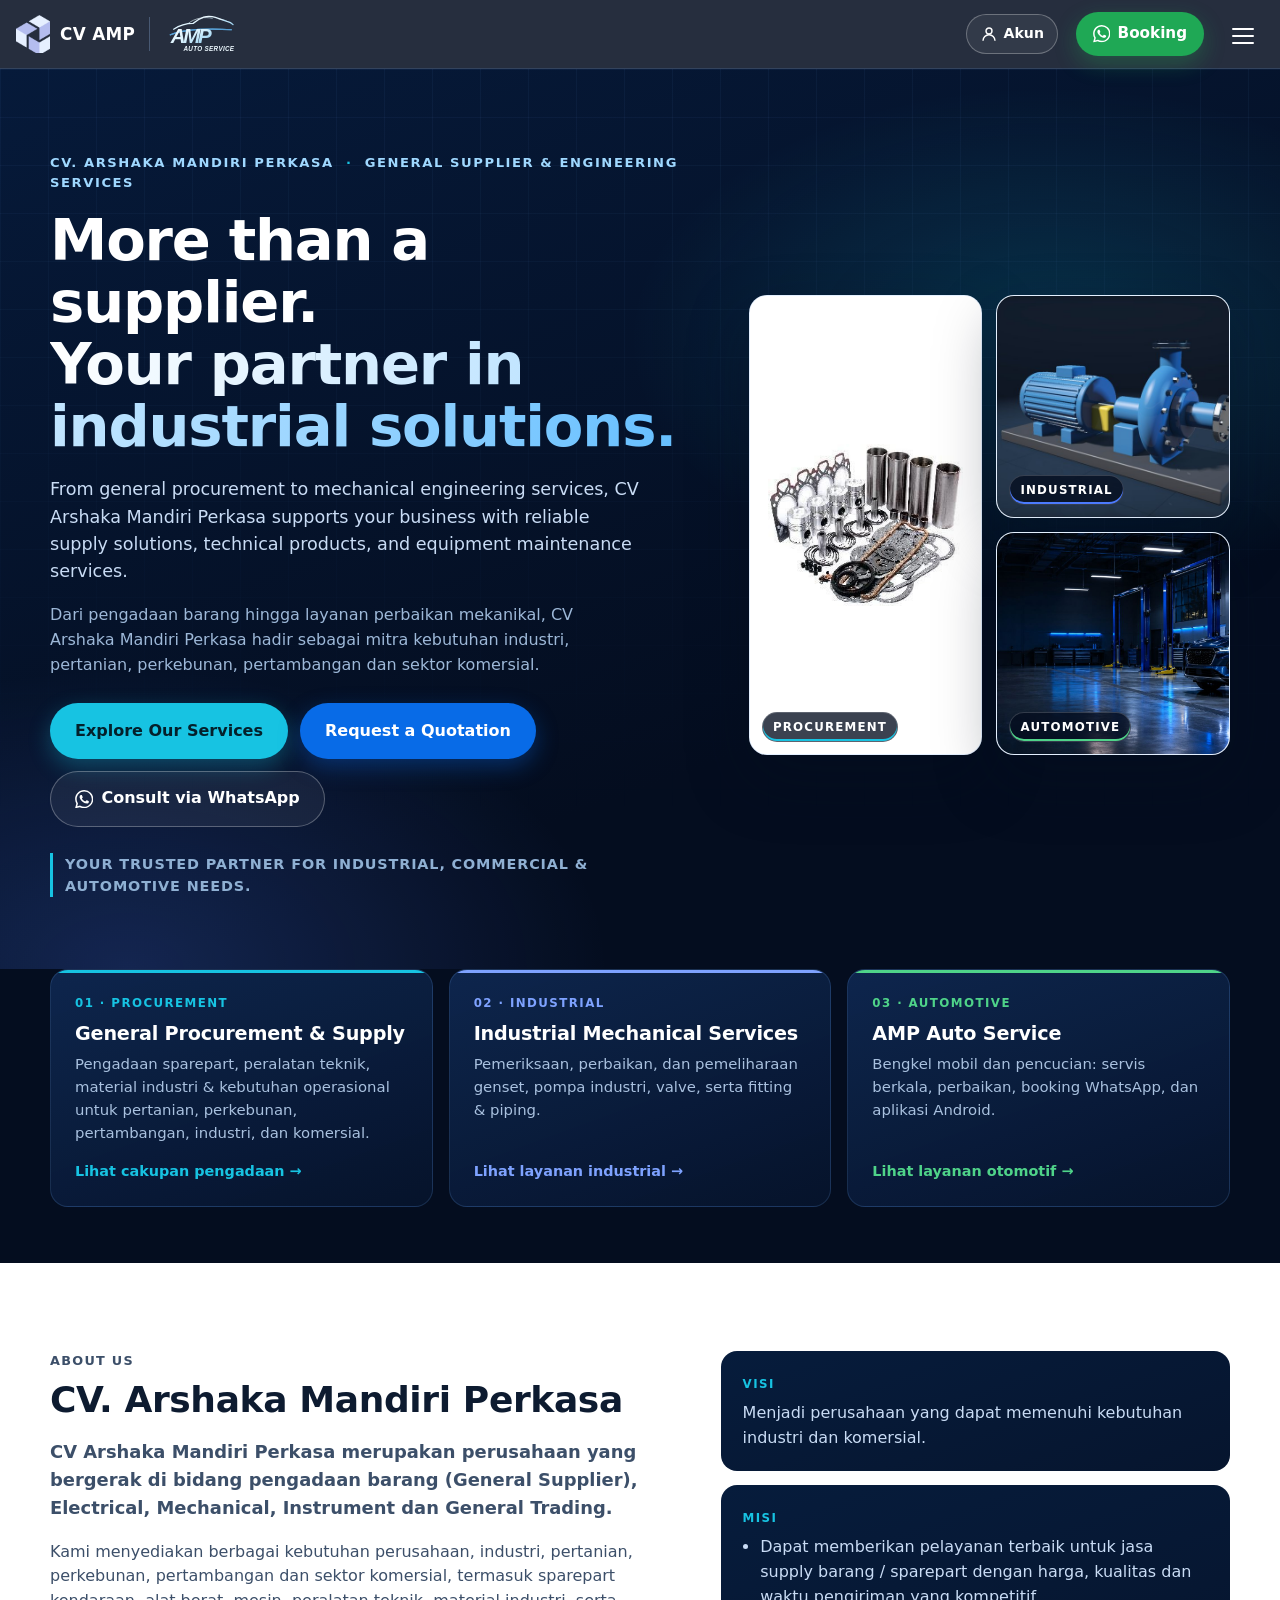
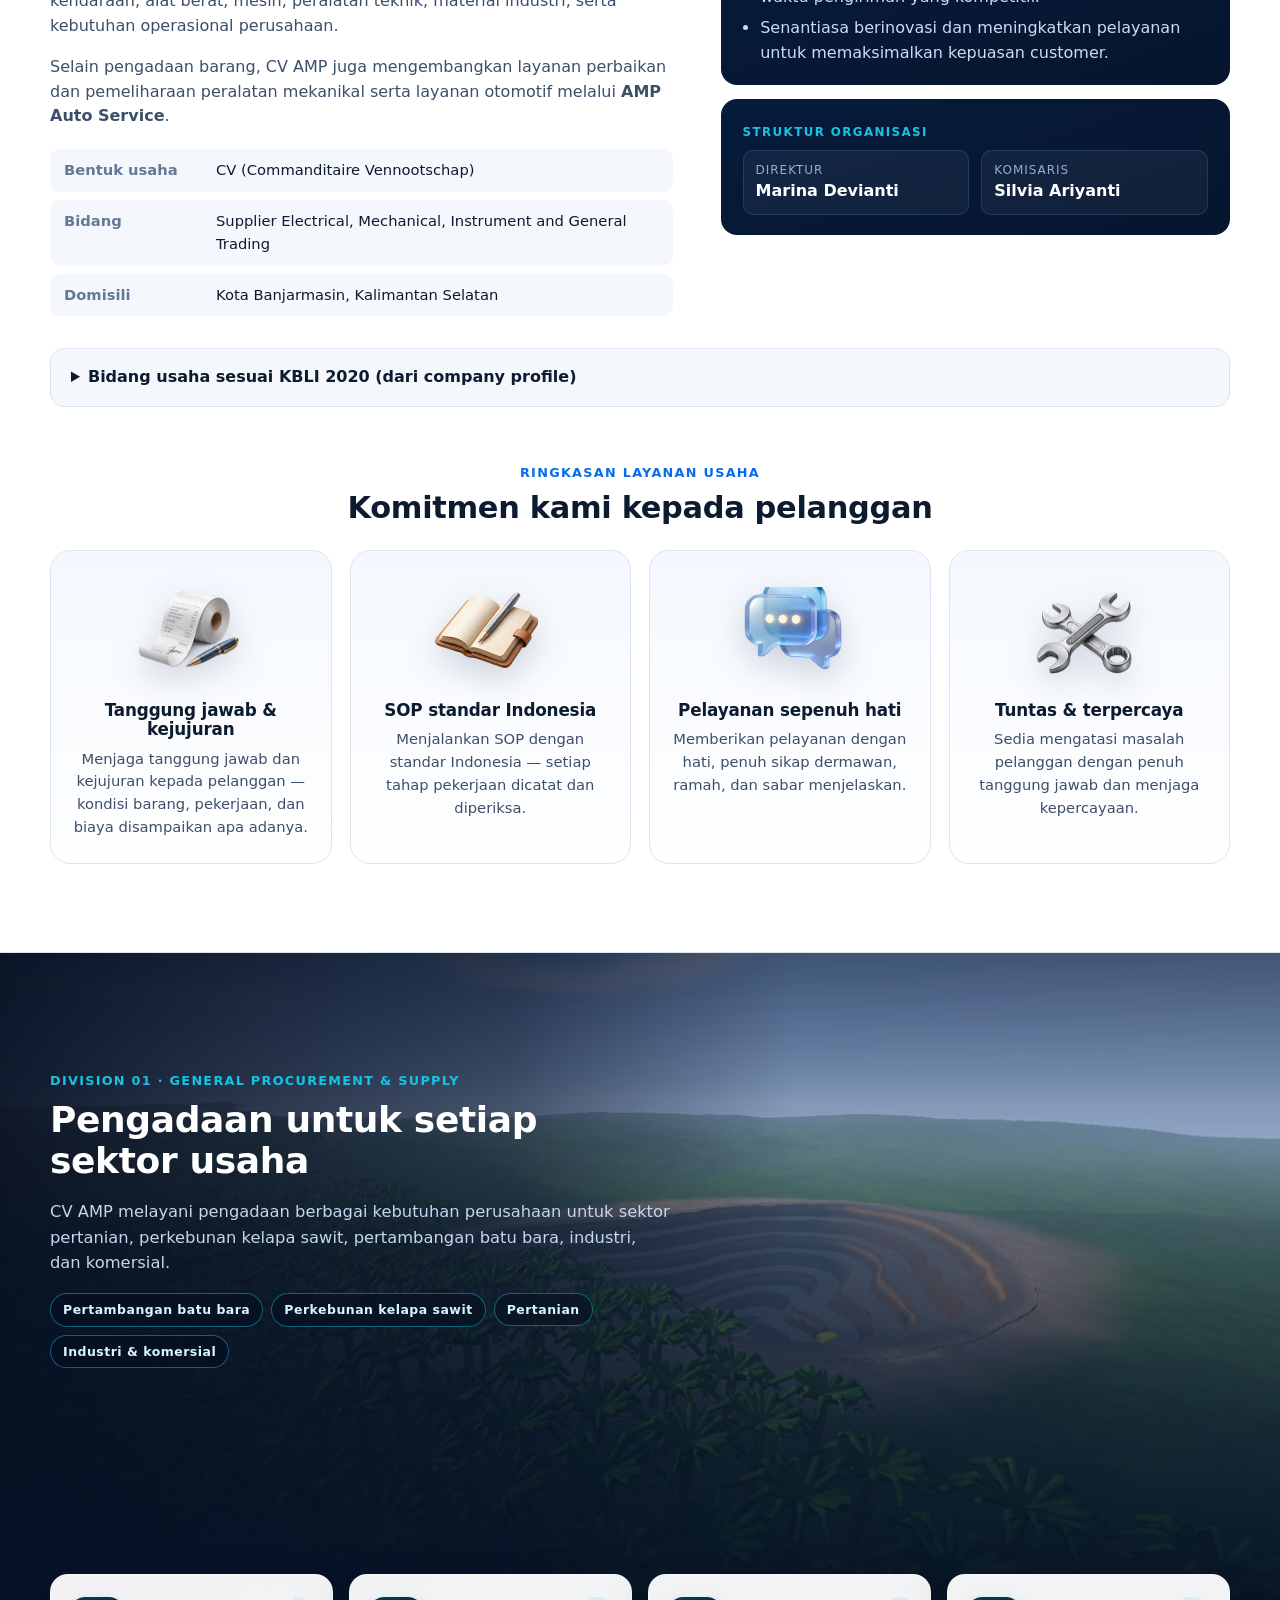
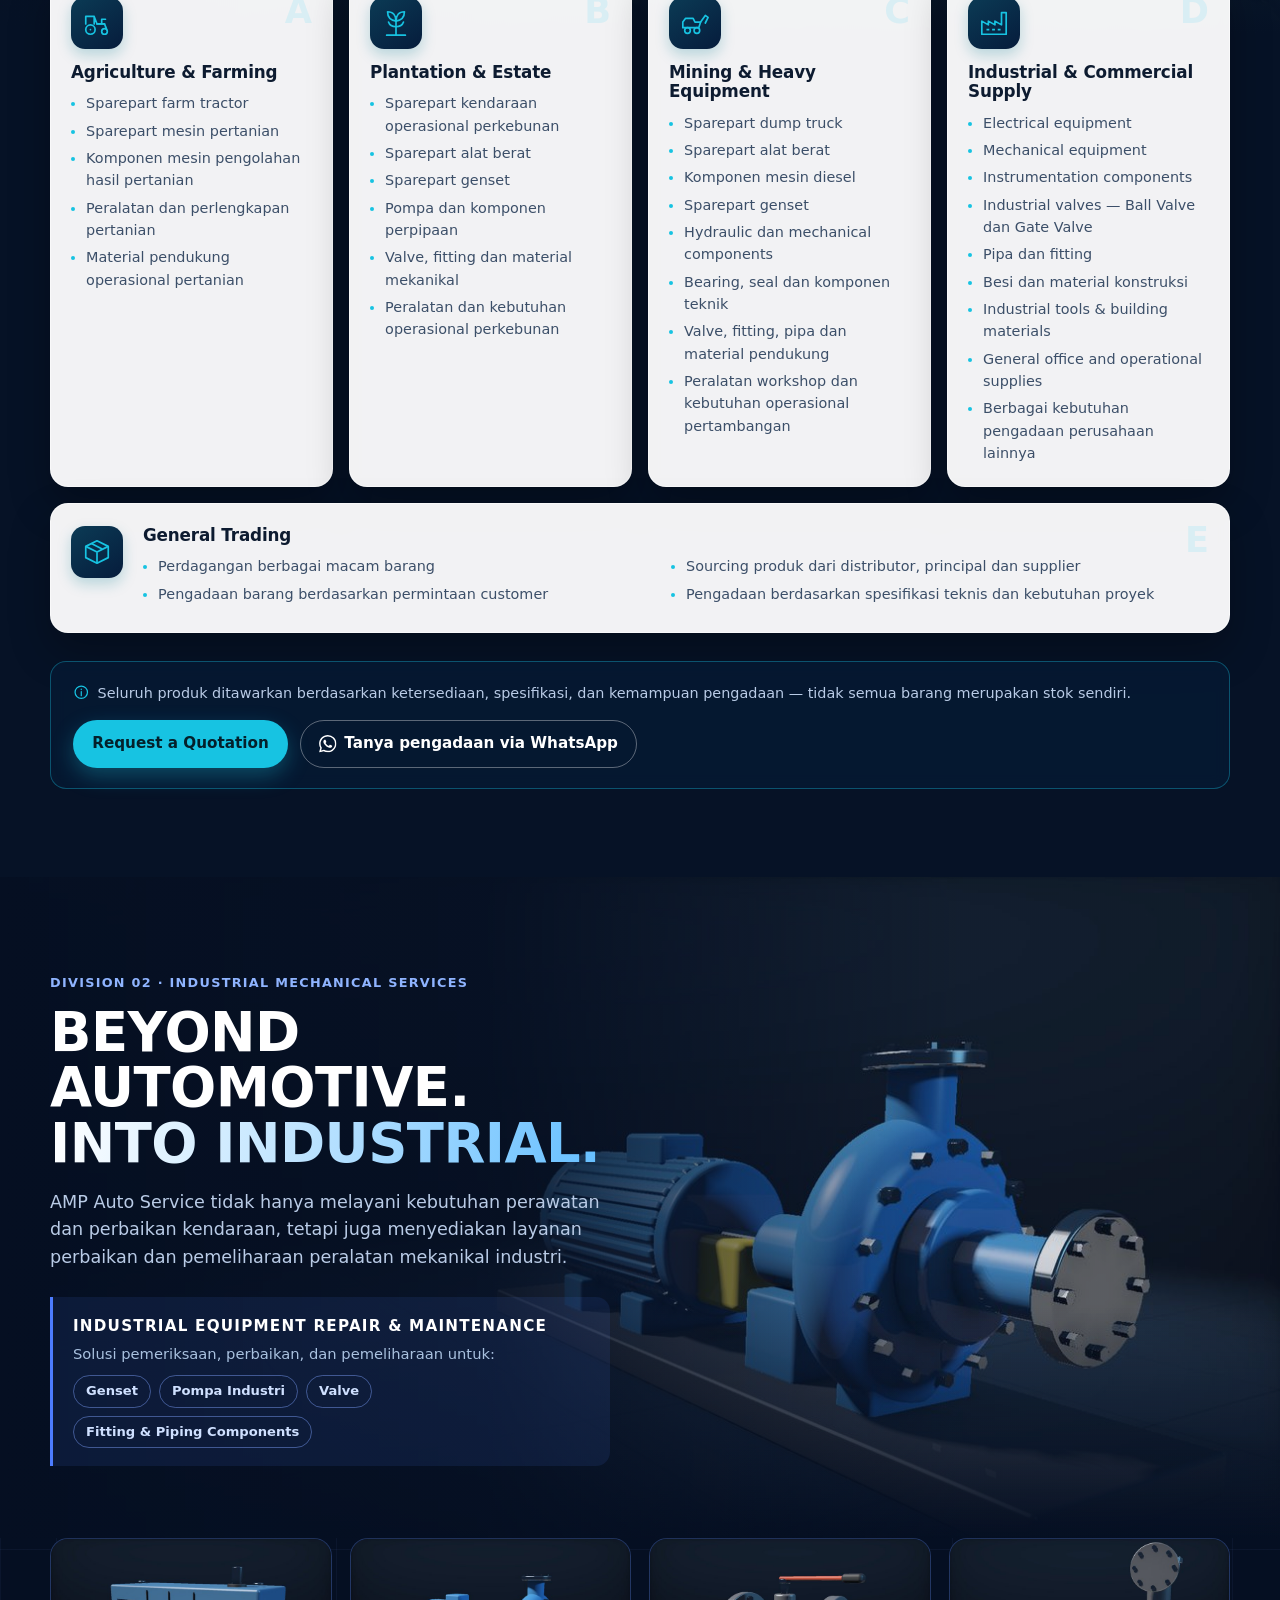
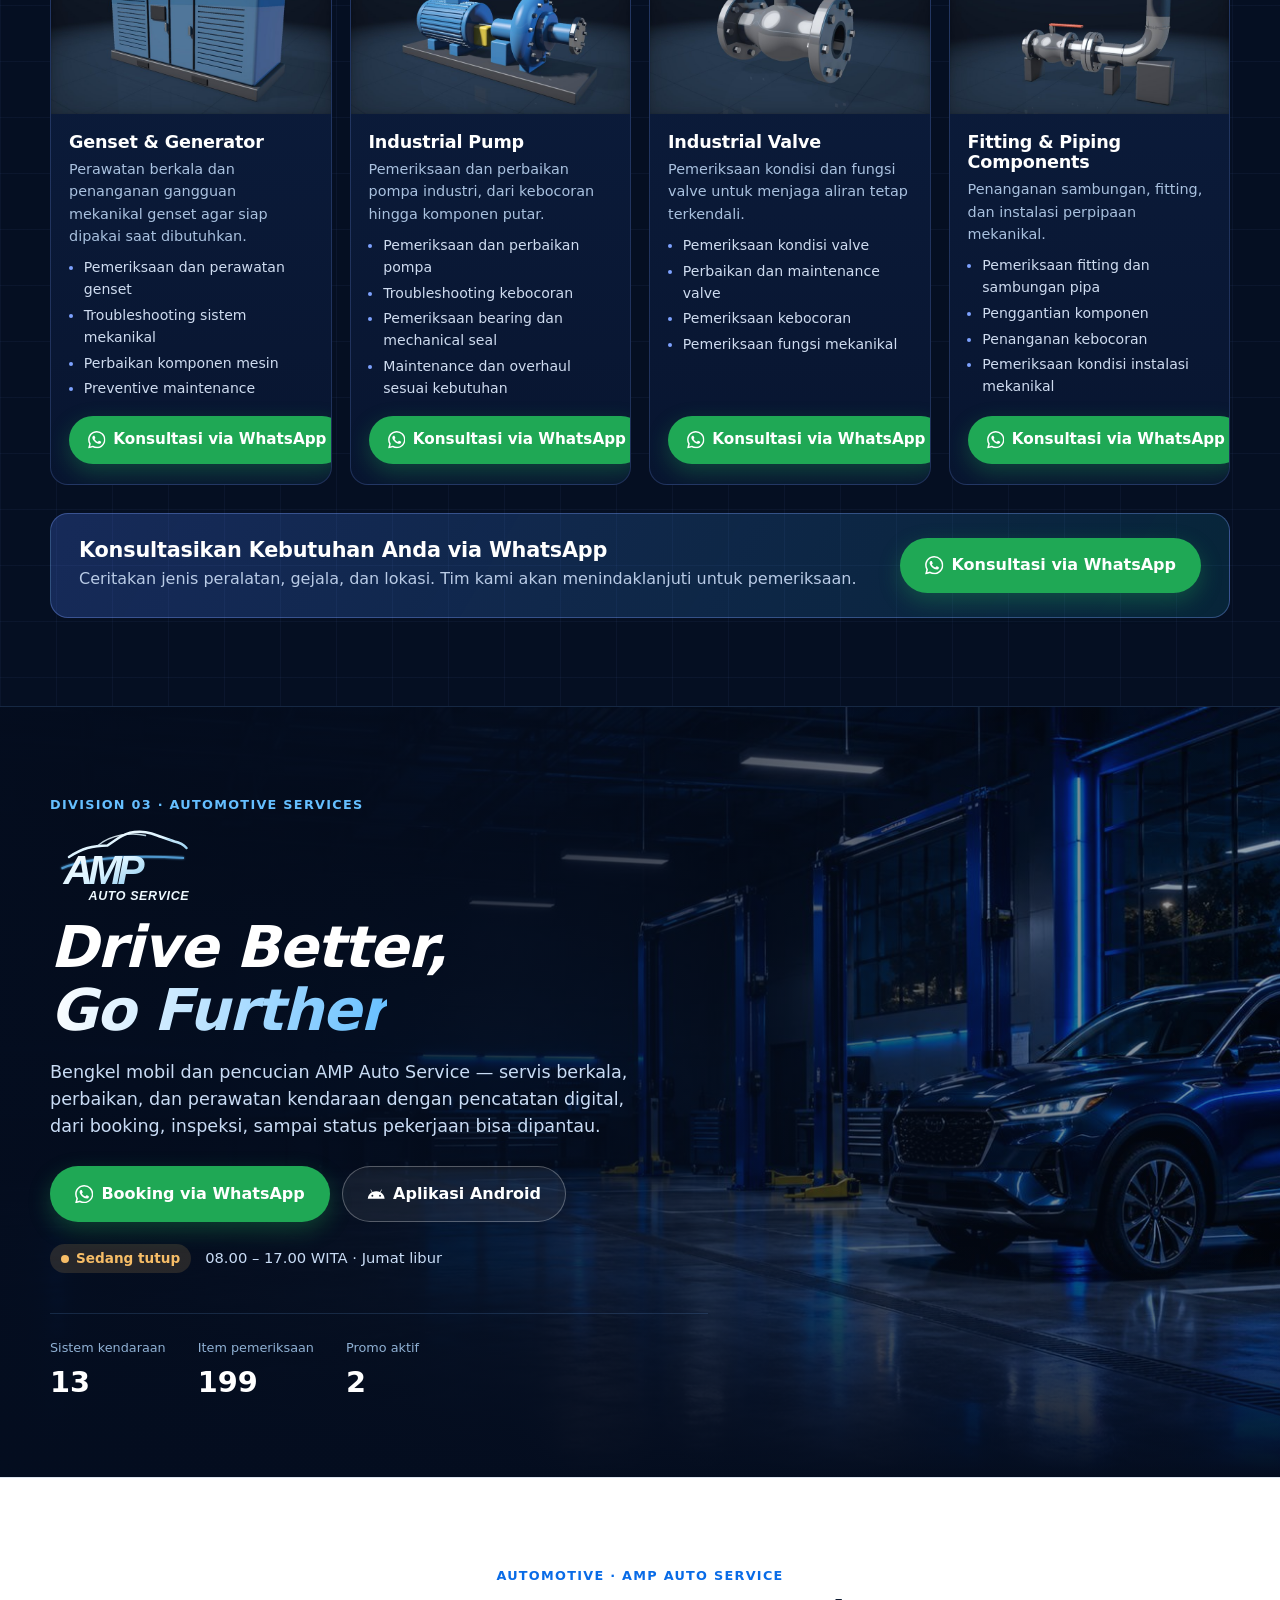
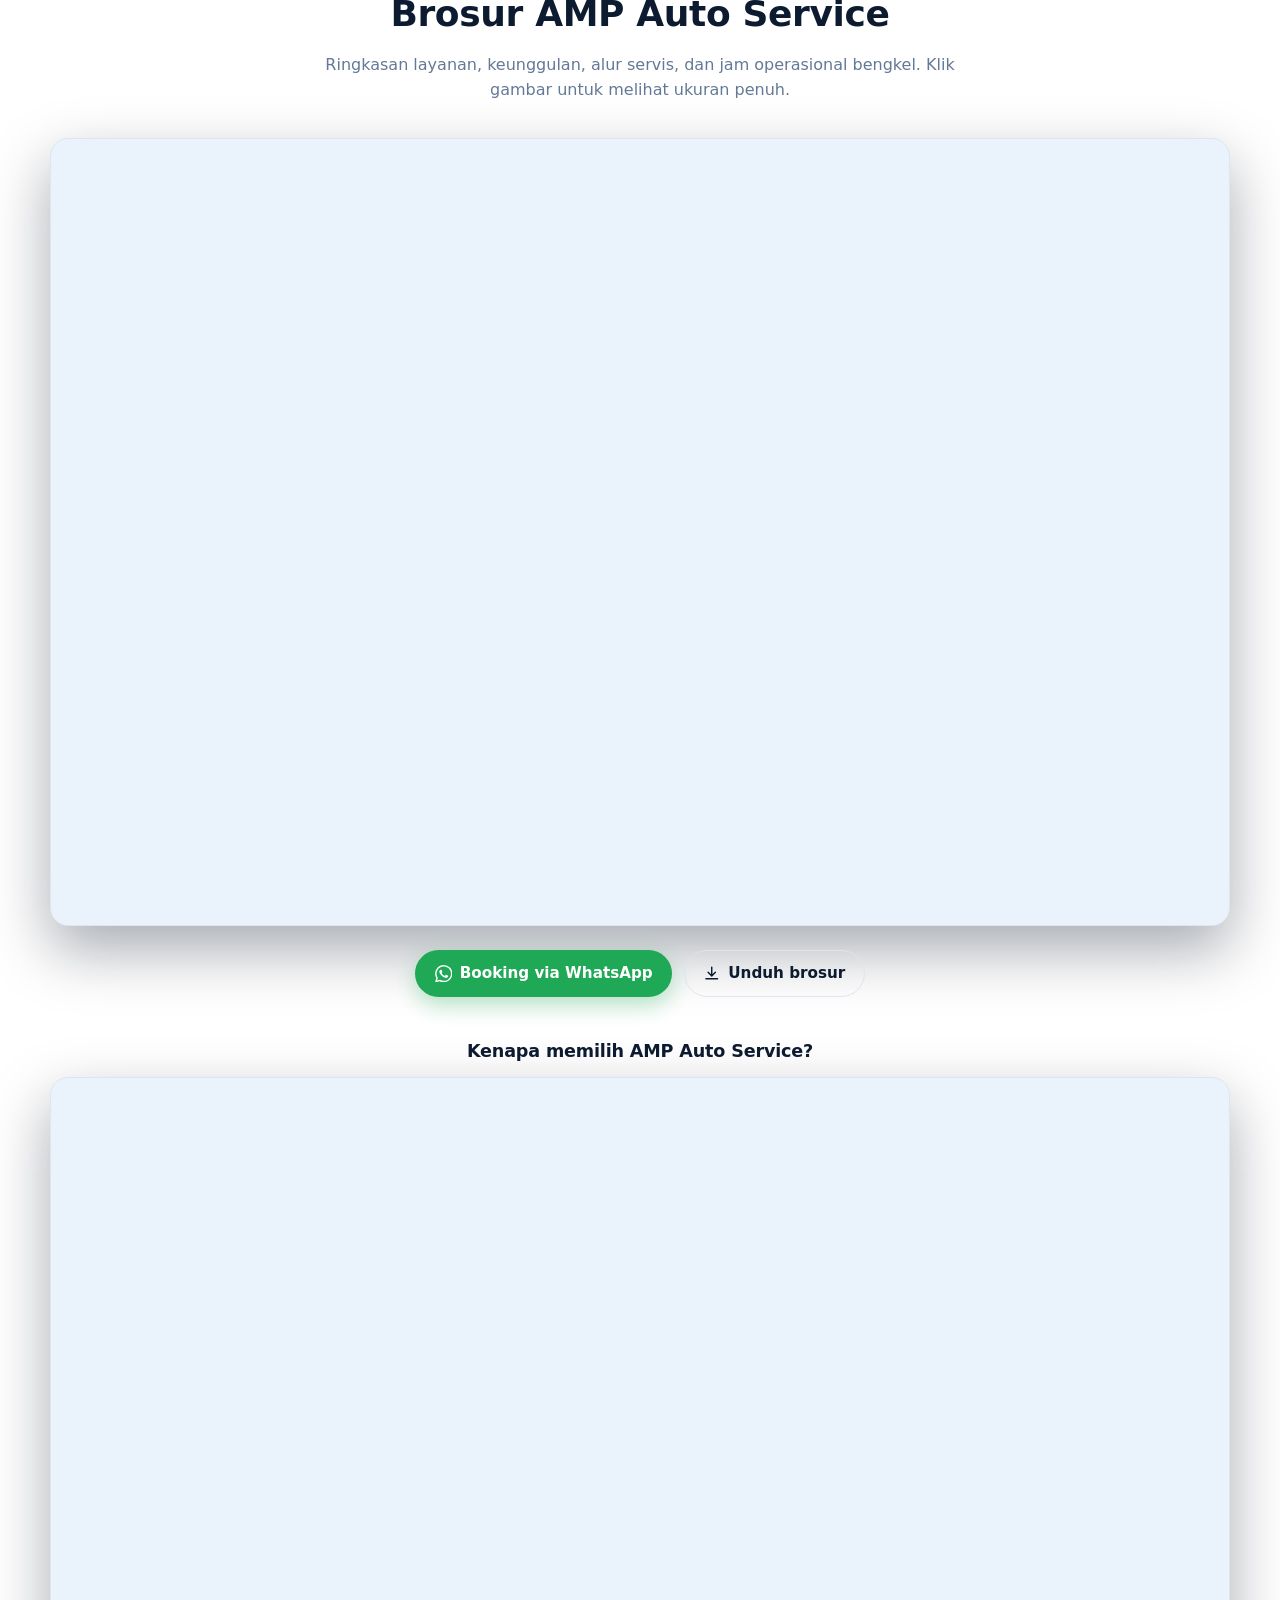
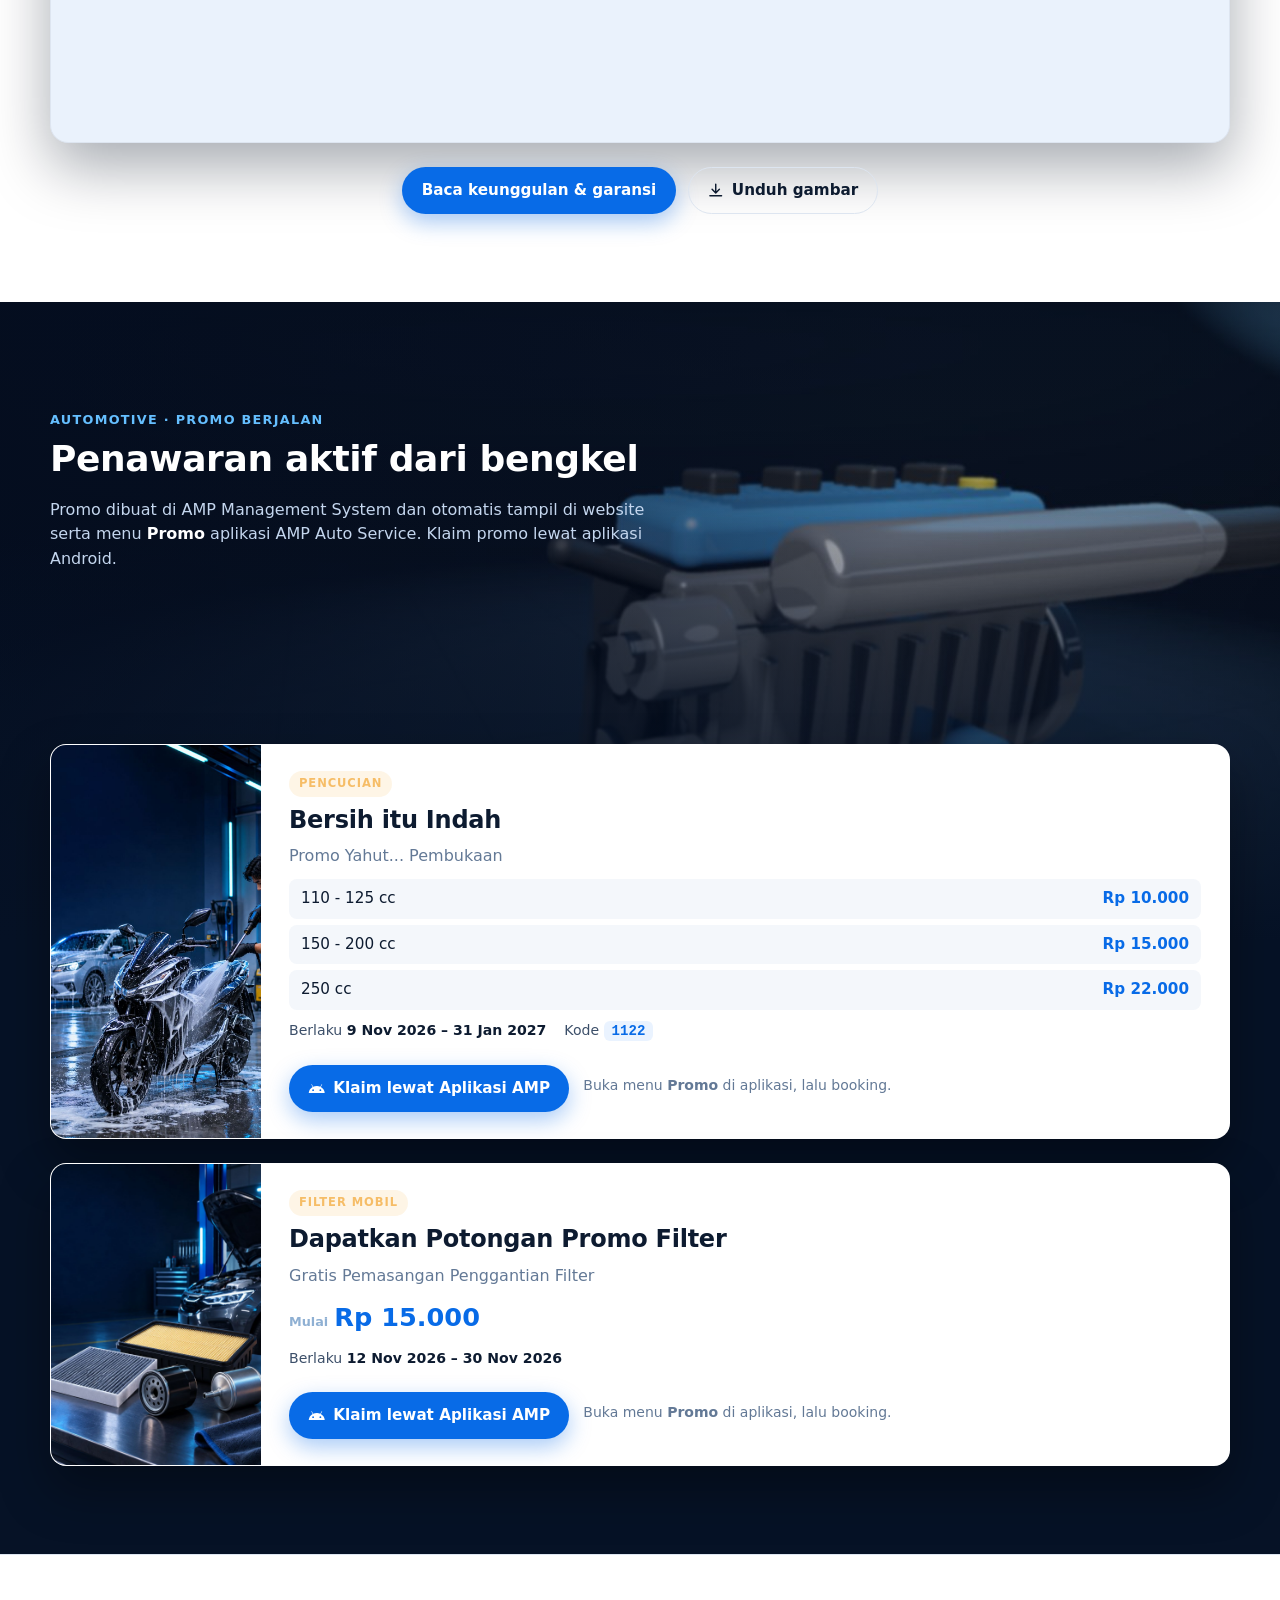
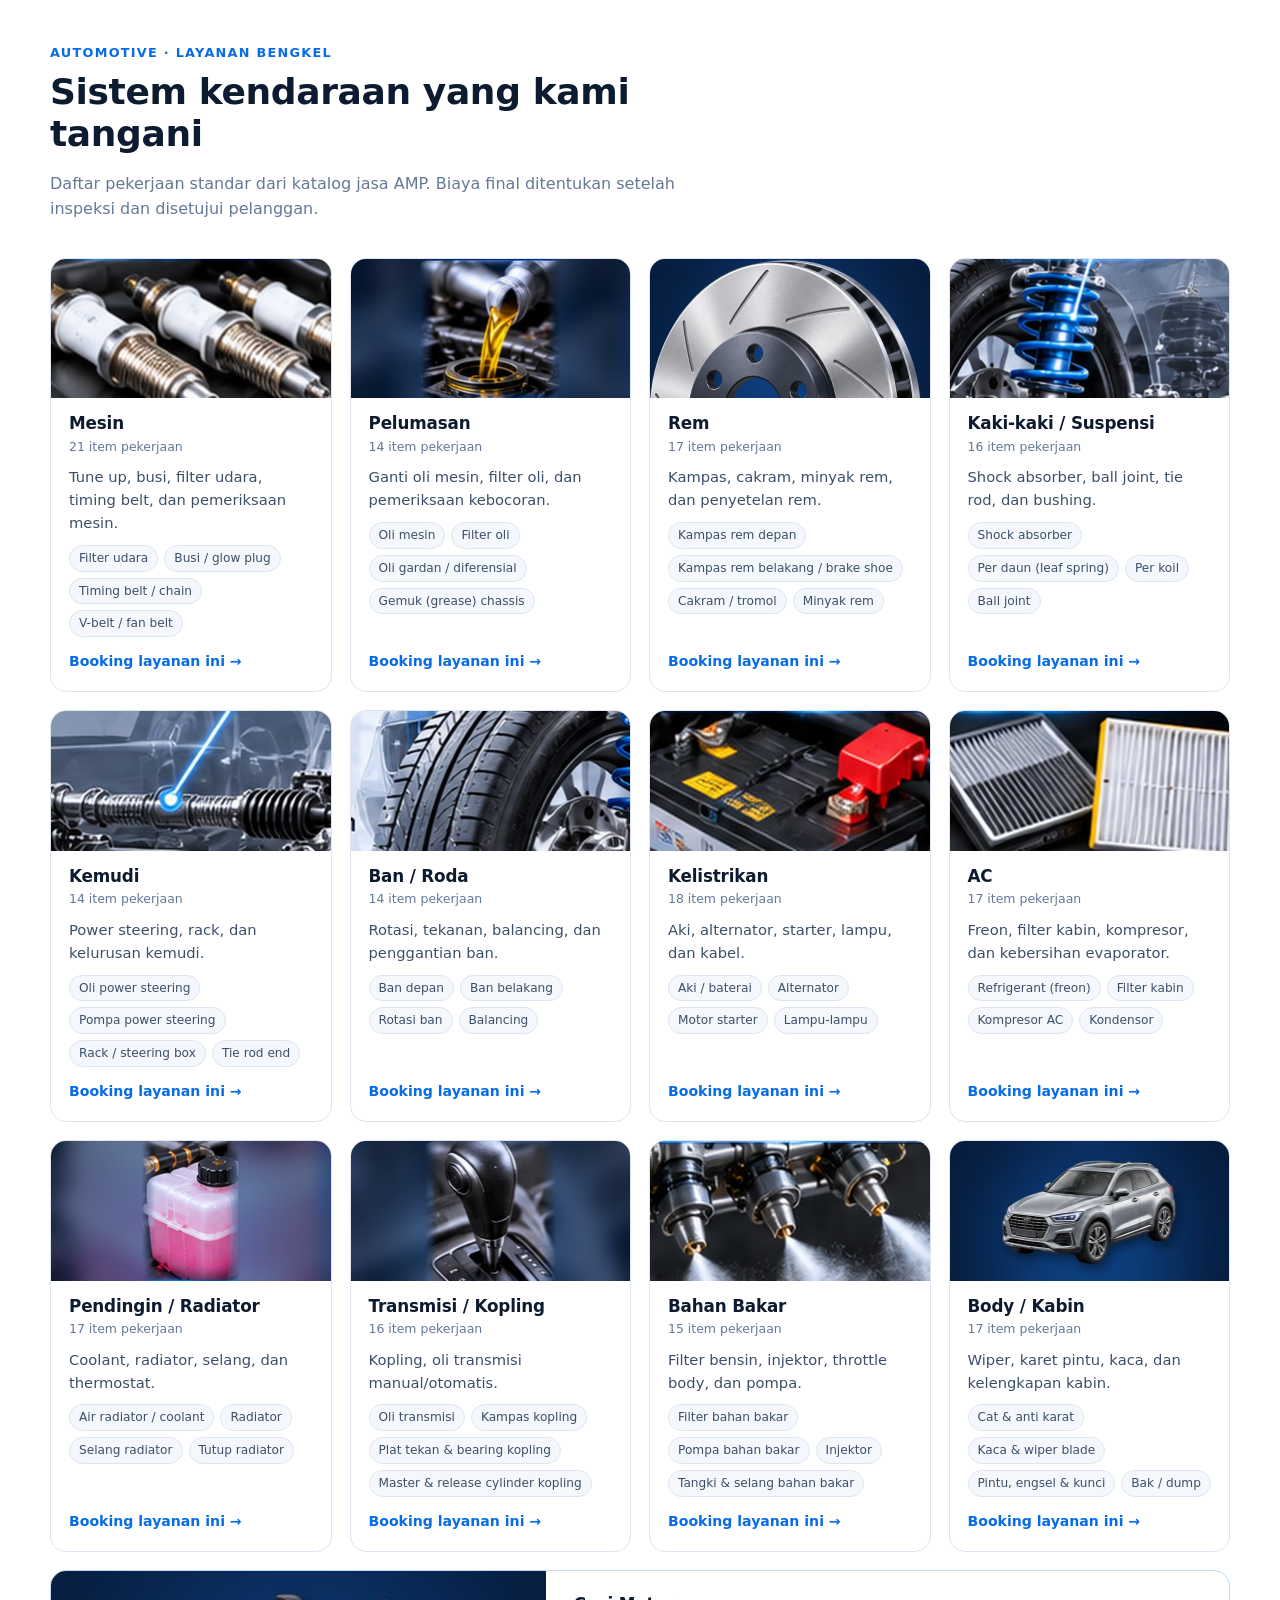
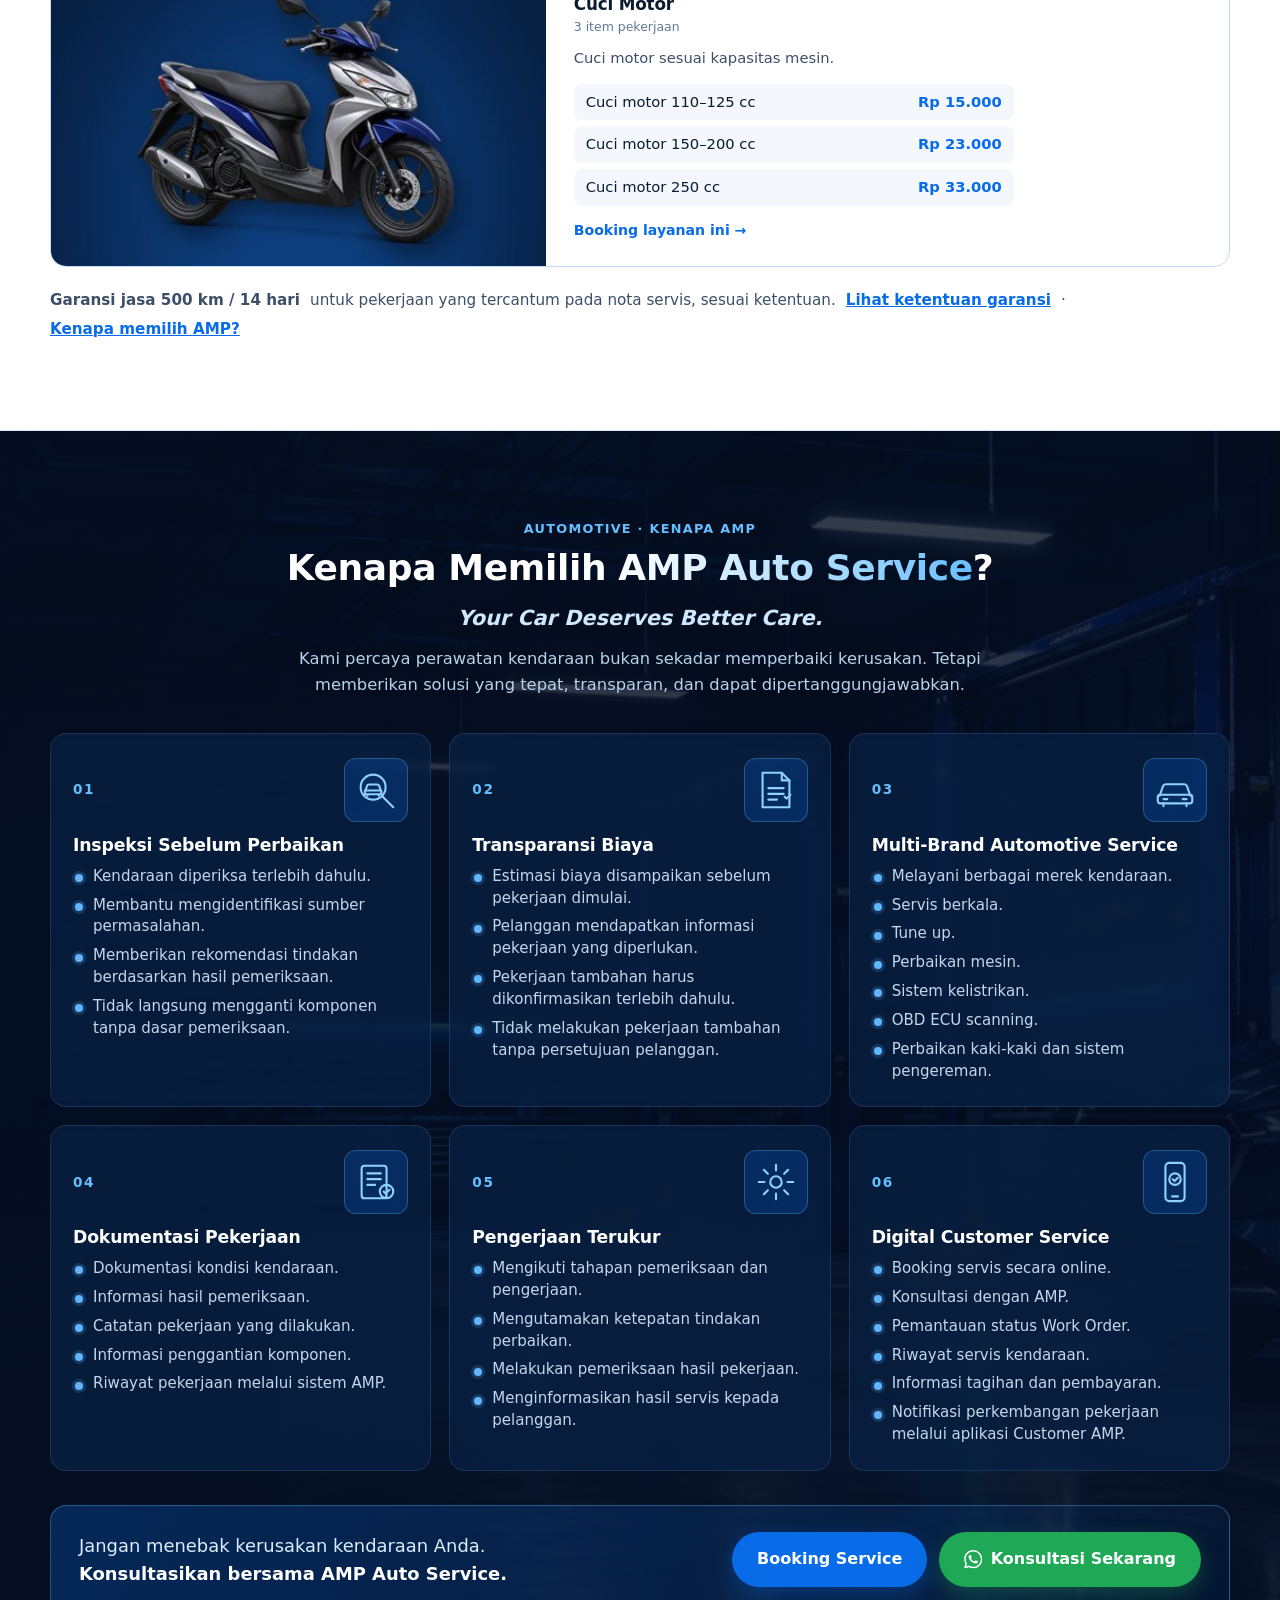
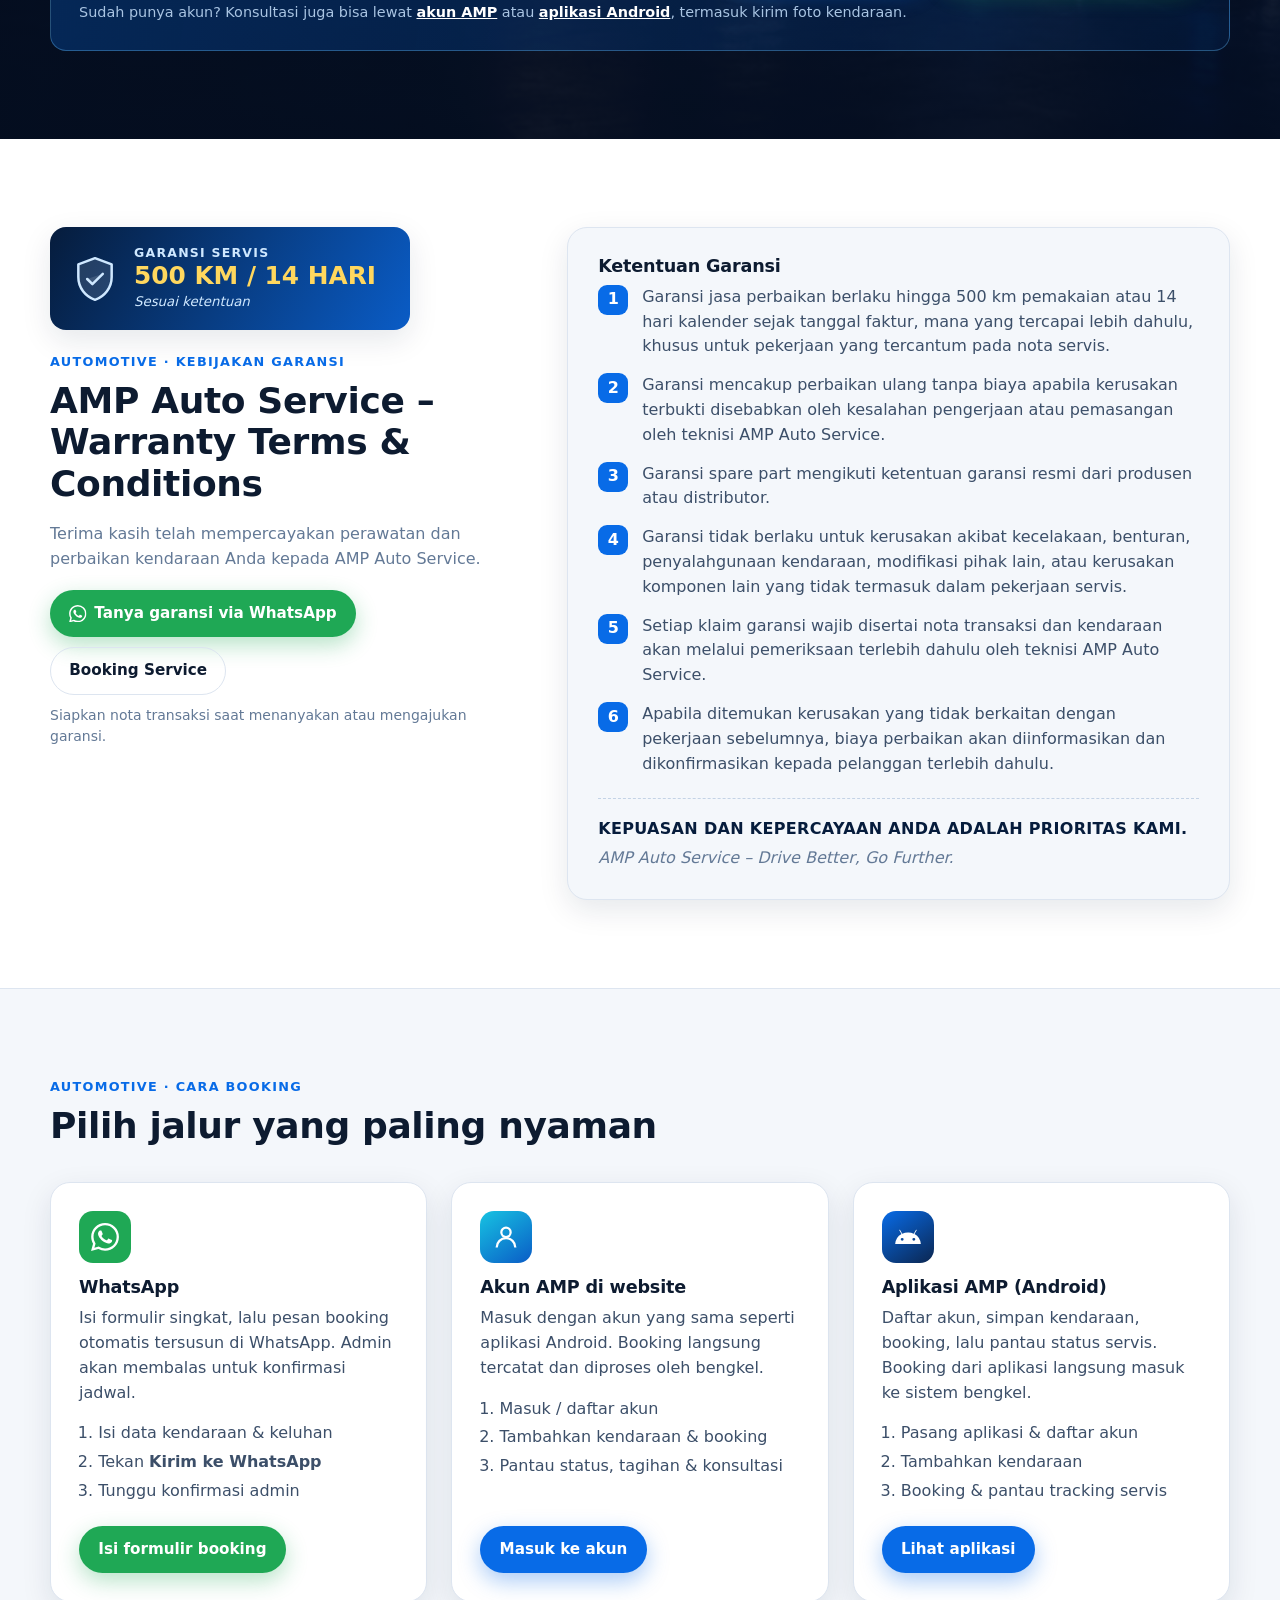
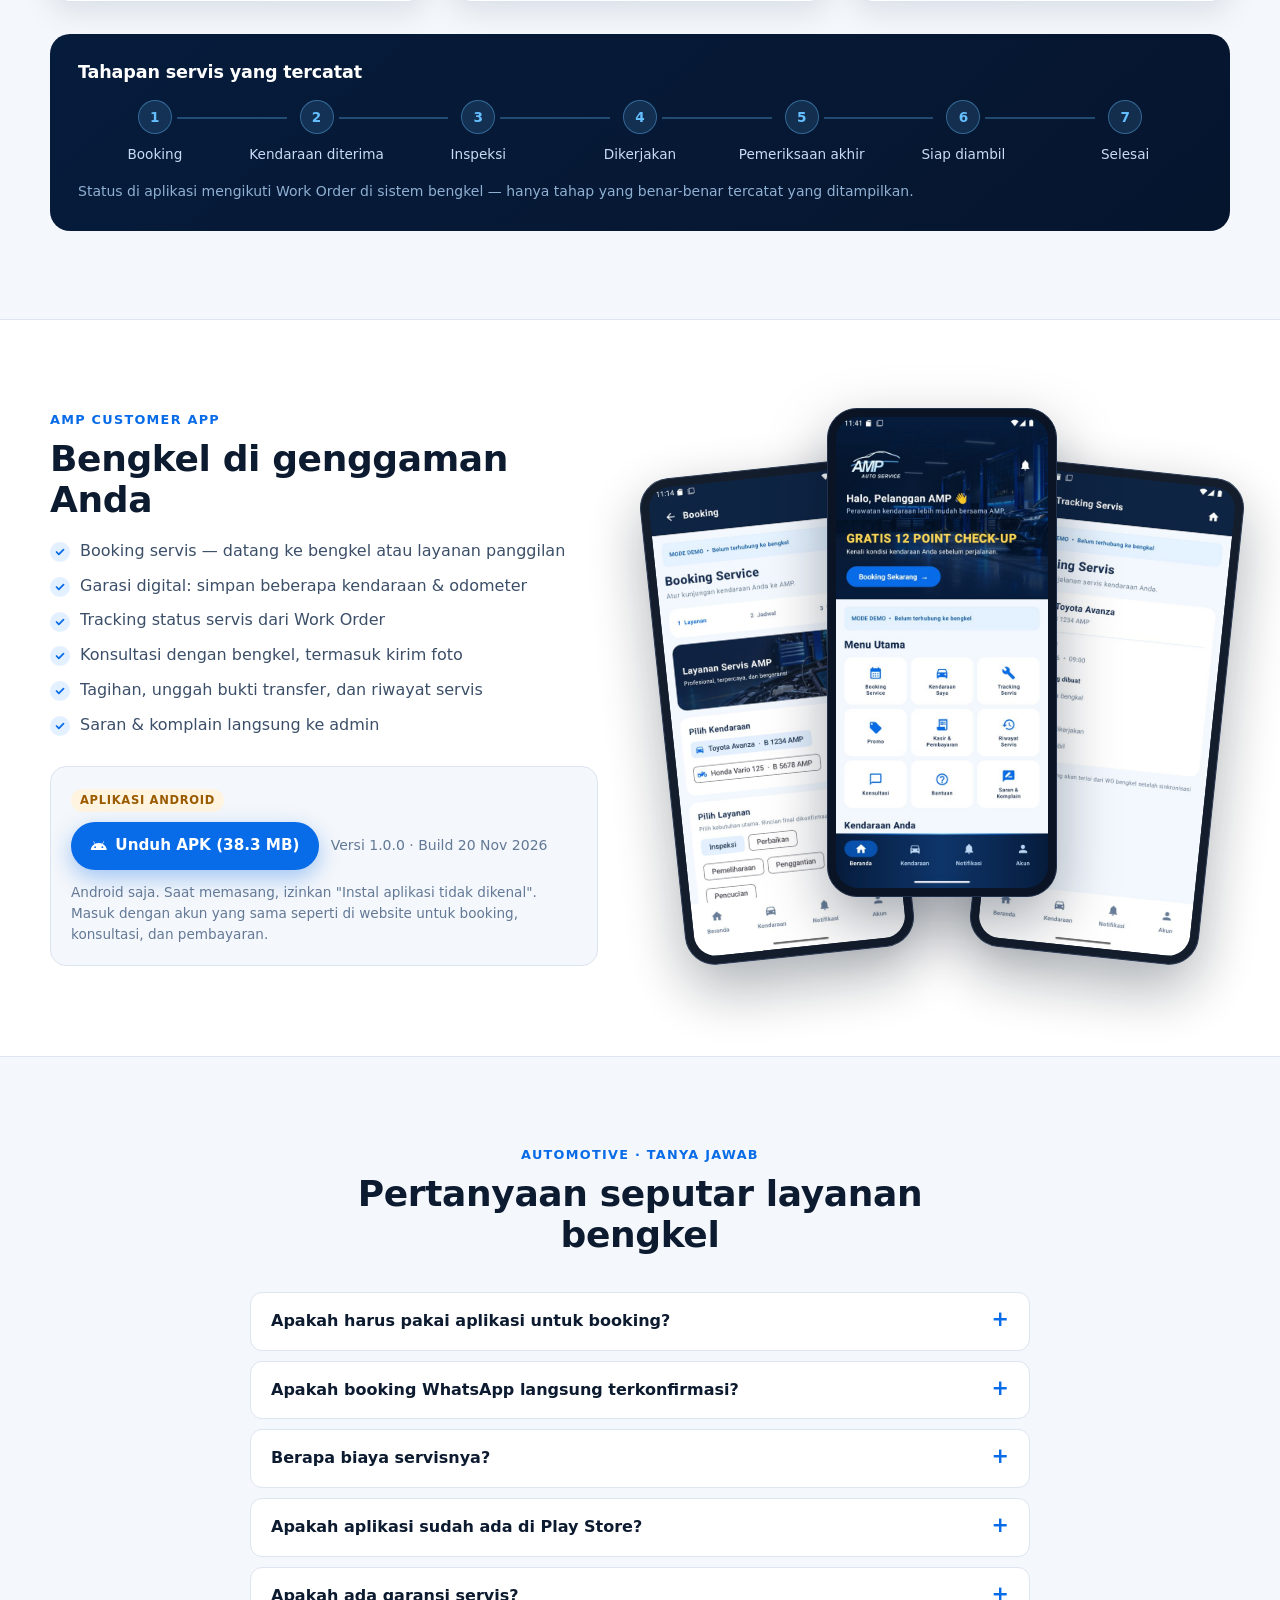
<file: index.html>
<!DOCTYPE html>
<html lang="id">
<head>
  <meta charset="UTF-8">
  <meta name="viewport" content="width=device-width, initial-scale=1">
  <meta name="robots" content="noindex, nofollow">
  <title>CV Arshaka Mandiri Perkasa (CV AMP) — General Supplier, Industrial Services &amp; AMP Auto Service</title>
  <meta name="description" content="CV Arshaka Mandiri Perkasa (CV AMP), Banjarmasin: general supplier Electrical, Mechanical, Instrument &amp; General Trading; jasa perbaikan genset, pompa industri, valve, fitting &amp; piping; serta AMP Auto Service untuk servis mobil dan pencucian.">
  <meta name="keywords" content="CV Arshaka Mandiri Perkasa, CV AMP, general supplier Banjarmasin, pengadaan barang, sparepart alat berat, sparepart dump truck, sparepart farm tractor, jasa perbaikan genset, maintenance genset, jasa perbaikan pompa industri, industrial pump repair, valve maintenance, industrial mechanical services, perbaikan peralatan mekanikal industri, ball valve, gate valve, pipa dan fitting, bengkel mobil, AMP Auto Service">
  <meta name="theme-color" content="#061C3C">
  <link rel="icon" href="assets/brand/cvamp-mark-dark.png" type="image/png">
  <link rel="stylesheet" href="css/site.css">
  <script type="application/ld+json">
  {"@context":"https://schema.org","@type":"Organization","name":"CV. Arshaka Mandiri Perkasa","alternateName":["CV AMP","AMP Auto Service"],
   "description":"General Supplier & Engineering Services — Electrical, Mechanical, Instrument and General Trading.",
   "email":"cvarshakamandiriperkasa@gmail.com",
   "address":{"@type":"PostalAddress","streetAddress":"Jl. Setia Perumahan Purnama Mandiri Blok B No. 24 Rt. 036 Rw. 004, Kel. Pemurus Dalam, Kec. Banjarmasin Selatan","addressLocality":"Banjarmasin","addressRegion":"Kalimantan Selatan","addressCountry":"ID"},
   "knowsAbout":["General procurement","Jasa perbaikan genset","Maintenance genset","Industrial pump repair","Valve maintenance","Industrial mechanical services","Bengkel mobil"]}
  </script>
</head>
<body>
  <a class="skip" href="#main">Lewati ke konten</a>

  <!-- ============ NAVBAR ============ -->
  <header class="nav" id="top">
    <div class="nav-row">
      <div class="nav-brands">
        <a href="#home" class="brand corp-brand" aria-label="CV Arshaka Mandiri Perkasa, ke atas">
          <img src="assets/brand/cvamp-mark-light.png" alt="" width="36" height="40">
          <span><b>CV AMP</b><small>Arshaka Mandiri Perkasa</small></span>
        </a>
        <span class="brand-sep" aria-hidden="true"></span>
        <a href="#automotive" class="brand-amp" aria-label="AMP Auto Service">
          <img src="assets/amp-logo.svg" alt="AMP Auto Service" width="92" height="47">
        </a>
      </div>
      <nav class="nav-menu" id="navMenu" aria-label="Menu utama">
        <a href="#home">Home</a>
        <a href="#about">About Us</a>
        <a href="#procurement">General Procurement</a>
        <a href="#industrial">Industrial Services</a>
        <div class="nav-drop">
          <a href="#automotive" class="nav-drop-btn" aria-haspopup="true">Automotive Services <svg class="i caret" aria-hidden="true"><use href="#i-caret"/></svg></a>
          <div class="nav-sub" role="menu">
            <a href="#automotive" role="menuitem">AMP Auto Service</a>
            <a href="#brosur" role="menuitem">Brosur</a>
            <a href="#promo" role="menuitem">Promo</a>
            <a href="#layanan" role="menuitem">Layanan Bengkel</a>
            <a href="#kenapa-amp" role="menuitem">Kenapa AMP</a>
            <a href="#garansi" role="menuitem">Garansi Servis</a>
            <a href="#booking" role="menuitem">Cara Booking</a>
            <a href="#aplikasi" role="menuitem">Aplikasi Android</a>
          </div>
        </div>
        <a href="#products">Our Products</a>
        <a href="#rfq">Request Quotation</a>
        <a href="#contact">Contact</a>
      </nav>
      <a class="nav-acc" href="akun.html" title="Masuk / Akun pelanggan" aria-label="Masuk atau buka akun pelanggan">
        <svg class="i" aria-hidden="true"><use href="#i-user"/></svg><span>Akun</span>
      </a>
      <a class="btn btn-wa nav-cta" href="#booking-form" data-open-booking title="Booking servis kendaraan via WhatsApp">
        <svg class="i" aria-hidden="true"><use href="#i-wa"/></svg><span>Booking</span>
      </a>
      <button class="nav-toggle" id="navToggle" aria-label="Buka menu" aria-expanded="false" aria-controls="navMenu">
        <span></span><span></span><span></span>
      </button>
    </div>
  </header>

  <main id="main">
    <!-- ============ HOME / CORPORATE HERO ============ -->
    <section class="corp-hero" id="home">
      <div class="corp-hero-bg" aria-hidden="true"></div>
      <div class="wrap corp-hero-grid">
        <div class="corp-copy">
          <p class="corp-name">CV. ARSHAKA MANDIRI PERKASA <span>·</span> General Supplier &amp; Engineering Services</p>
          <h1>More than a supplier.<br><span class="grad">Your partner in industrial solutions.</span></h1>
          <p class="lead">From general procurement to mechanical engineering services, CV Arshaka Mandiri Perkasa supports your business with reliable supply solutions, technical products, and equipment maintenance services.</p>
          <p class="lead lead-id">Dari pengadaan barang hingga layanan perbaikan mekanikal, CV Arshaka Mandiri Perkasa hadir sebagai mitra kebutuhan industri, pertanian, perkebunan, pertambangan dan sektor komersial.</p>
          <div class="hero-actions">
            <a class="btn btn-cyan btn-lg" href="#divisions">Explore Our Services</a>
            <a class="btn btn-primary btn-lg" href="#rfq">Request a Quotation</a>
            <a class="btn btn-ghost btn-lg" data-wa="general" href="#" target="_blank" rel="noopener"><svg class="i" aria-hidden="true"><use href="#i-wa"/></svg> Consult via WhatsApp</a>
          </div>
          <p class="corp-tagline">Your trusted partner for industrial, commercial &amp; automotive needs.</p>
        </div>
        <div class="corp-visual" aria-hidden="true">
          <a class="cv-tile cv-proc" href="#procurement" tabindex="-1"><img src="assets/img/procurement/engine-parts.jpg" alt=""><span>Procurement</span></a>
          <a class="cv-tile cv-ind" href="#industrial" tabindex="-1"><img src="assets/img/industrial/pump.jpg" alt=""><span>Industrial</span></a>
          <a class="cv-tile cv-auto" href="#automotive" tabindex="-1"><img src="assets/img/garage-hero.jpg" alt=""><span>Automotive</span></a>
        </div>
      </div>
    </section>

    <!-- ============ TIGA LINI BISNIS ============ -->
    <section class="divisions" id="divisions" aria-label="Lini bisnis CV AMP">
      <div class="wrap div-grid">
        <a class="div-card d-proc" href="#procurement">
          <span class="div-tag">01 · Procurement</span>
          <h3>General Procurement &amp; Supply</h3>
          <p>Pengadaan sparepart, peralatan teknik, material industri &amp; kebutuhan operasional untuk pertanian, perkebunan, pertambangan, industri, dan komersial.</p>
          <span class="div-link">Lihat cakupan pengadaan →</span>
        </a>
        <a class="div-card d-ind" href="#industrial">
          <span class="div-tag">02 · Industrial</span>
          <h3>Industrial Mechanical Services</h3>
          <p>Pemeriksaan, perbaikan, dan pemeliharaan genset, pompa industri, valve, serta fitting &amp; piping.</p>
          <span class="div-link">Lihat layanan industrial →</span>
        </a>
        <a class="div-card d-auto" href="#automotive">
          <span class="div-tag">03 · Automotive</span>
          <h3>AMP Auto Service</h3>
          <p>Bengkel mobil dan pencucian: servis berkala, perbaikan, booking WhatsApp, dan aplikasi Android.</p>
          <span class="div-link">Lihat layanan otomotif →</span>
        </a>
      </div>
    </section>

    <!-- ============ ABOUT US ============ -->
    <section class="section about-sec" id="about">
      <div class="wrap">
        <div class="about-grid">
          <div>
            <p class="kicker">About Us</p>
            <h2>CV. Arshaka Mandiri Perkasa</h2>
            <p class="about-lead">CV Arshaka Mandiri Perkasa merupakan perusahaan yang bergerak di bidang pengadaan barang (General Supplier), Electrical, Mechanical, Instrument dan General Trading.</p>
            <p>Kami menyediakan berbagai kebutuhan perusahaan, industri, pertanian, perkebunan, pertambangan dan sektor komersial, termasuk sparepart kendaraan, alat berat, mesin, peralatan teknik, material industri, serta kebutuhan operasional perusahaan.</p>
            <p>Selain pengadaan barang, CV AMP juga mengembangkan layanan perbaikan dan pemeliharaan peralatan mekanikal serta layanan otomotif melalui <b>AMP Auto Service</b>.</p>
            <ul class="fact-list">
              <li><b>Bentuk usaha</b><span>CV (Commanditaire Vennootschap)</span></li>
              <li><b>Bidang</b><span>Supplier Electrical, Mechanical, Instrument and General Trading</span></li>
              <li><b>Domisili</b><span>Kota Banjarmasin, Kalimantan Selatan</span></li>
            </ul>
          </div>
          <div class="vm">
            <article class="vm-card">
              <span class="vm-label">Visi</span>
              <p>Menjadi perusahaan yang dapat memenuhi kebutuhan industri dan komersial.</p>
            </article>
            <article class="vm-card">
              <span class="vm-label">Misi</span>
              <ul>
                <li>Dapat memberikan pelayanan terbaik untuk jasa supply barang / sparepart dengan harga, kualitas dan waktu pengiriman yang kompetitif.</li>
                <li>Senantiasa berinovasi dan meningkatkan pelayanan untuk memaksimalkan kepuasan customer.</li>
              </ul>
            </article>
            <article class="vm-card org">
              <span class="vm-label">Struktur organisasi</span>
              <div class="org-row"><div><small>Direktur</small><b>Marina Devianti</b></div><div><small>Komisaris</small><b>Silvia Ariyanti</b></div></div>
            </article>
          </div>
        </div>

        <details class="kbli">
          <summary>Bidang usaha sesuai KBLI 2020 (dari company profile)</summary>
          <div class="kbli-grid">
            <span><b>45201</b> Reparasi mobil</span>
            <span><b>45301</b> Perdagangan besar suku cadang dan aksesori mobil</span>
            <span><b>45405</b> Perdagangan besar suku cadang sepeda motor dan aksesorinya</span>
            <span><b>45407</b> Reparasi dan perawatan sepeda motor</span>
            <span><b>46100</b> Perdagangan besar atas dasar balas jasa (fee) atau kontrak</span>
            <span><b>46339</b> Perdagangan besar makanan dan minuman lainnya</span>
            <span><b>46421</b> Perdagangan besar alat tulis dan gambar</span>
            <span><b>46491</b> Perdagangan besar peralatan dan perlengkapan rumah tangga</span>
            <span><b>46521</b> Perdagangan besar suku cadang elektronik</span>
            <span><b>46591</b> Perdagangan besar mesin kantor dan industri pengolahan, suku cadang dan perlengkapannya</span>
            <span><b>46593</b> Perdagangan besar alat transportasi darat (bukan mobil, sepeda motor, dan sejenisnya), suku cadang dan perlengkapannya</span>
            <span><b>46639</b> Perdagangan besar bahan konstruksi lainnya</span>
            <span><b>46900</b> Perdagangan besar berbagai macam barang</span>
          </div>
        </details>

        <div class="sec-head center values-head" id="komitmen">
          <p class="kicker">Ringkasan Layanan Usaha</p>
          <h3 class="h2">Komitmen kami kepada pelanggan</h3>
        </div>
        <div class="values">
          <article class="value">
            <img src="assets/img/values/jujur.png" alt="" width="110" height="110" loading="lazy">
            <h3>Tanggung jawab &amp; kejujuran</h3>
            <p>Menjaga tanggung jawab dan kejujuran kepada pelanggan — kondisi barang, pekerjaan, dan biaya disampaikan apa adanya.</p>
          </article>
          <article class="value">
            <img src="assets/img/values/sop.png" alt="" width="110" height="110" loading="lazy">
            <h3>SOP standar Indonesia</h3>
            <p>Menjalankan SOP dengan standar Indonesia — setiap tahap pekerjaan dicatat dan diperiksa.</p>
          </article>
          <article class="value">
            <img src="assets/img/values/hati.png" alt="" width="110" height="110" loading="lazy">
            <h3>Pelayanan sepenuh hati</h3>
            <p>Memberikan pelayanan dengan hati, penuh sikap dermawan, ramah, dan sabar menjelaskan.</p>
          </article>
          <article class="value">
            <img src="assets/img/values/solusi.png" alt="" width="110" height="110" loading="lazy">
            <h3>Tuntas &amp; terpercaya</h3>
            <p>Sedia mengatasi masalah pelanggan dengan penuh tanggung jawab dan menjaga kepercayaan.</p>
          </article>
        </div>
      </div>
    </section>

    <!-- ============ GENERAL PROCUREMENT ============ -->
    <section class="section proc-sec" id="procurement">
      <div class="proc-bg" aria-hidden="true"></div>
      <div class="wrap proc-wrap">
        <div class="sec-head">
          <p class="kicker kick-proc">Division 01 · General Procurement &amp; Supply</p>
          <h2>Pengadaan untuk setiap sektor usaha</h2>
          <p class="proc-sub">CV AMP melayani pengadaan berbagai kebutuhan perusahaan untuk sektor pertanian, perkebunan kelapa sawit, pertambangan batu bara, industri, dan komersial.</p>
          <div class="proc-scene"><span>Pertambangan batu bara</span><span>Perkebunan kelapa sawit</span><span>Pertanian</span><span>Industri &amp; komersial</span></div>
        </div>
        <div class="sector-grid">
          <article class="sector">
            <div class="sector-ico"><svg aria-hidden="true"><use href="#k-agri"/></svg></div>
            <span class="sector-letter">A</span>
            <h3>Agriculture &amp; Farming</h3>
            <ul><li>Sparepart farm tractor</li><li>Sparepart mesin pertanian</li><li>Komponen mesin pengolahan hasil pertanian</li><li>Peralatan dan perlengkapan pertanian</li><li>Material pendukung operasional pertanian</li></ul>
          </article>
          <article class="sector">
            <div class="sector-ico"><svg aria-hidden="true"><use href="#k-plant"/></svg></div>
            <span class="sector-letter">B</span>
            <h3>Plantation &amp; Estate</h3>
            <ul><li>Sparepart kendaraan operasional perkebunan</li><li>Sparepart alat berat</li><li>Sparepart genset</li><li>Pompa dan komponen perpipaan</li><li>Valve, fitting dan material mekanikal</li><li>Peralatan dan kebutuhan operasional perkebunan</li></ul>
          </article>
          <article class="sector">
            <div class="sector-ico"><svg aria-hidden="true"><use href="#k-mine"/></svg></div>
            <span class="sector-letter">C</span>
            <h3>Mining &amp; Heavy Equipment</h3>
            <ul><li>Sparepart dump truck</li><li>Sparepart alat berat</li><li>Komponen mesin diesel</li><li>Sparepart genset</li><li>Hydraulic dan mechanical components</li><li>Bearing, seal dan komponen teknik</li><li>Valve, fitting, pipa dan material pendukung</li><li>Peralatan workshop dan kebutuhan operasional pertambangan</li></ul>
          </article>
          <article class="sector">
            <div class="sector-ico"><svg aria-hidden="true"><use href="#k-factory"/></svg></div>
            <span class="sector-letter">D</span>
            <h3>Industrial &amp; Commercial Supply</h3>
            <ul><li>Electrical equipment</li><li>Mechanical equipment</li><li>Instrumentation components</li><li>Industrial valves — Ball Valve dan Gate Valve</li><li>Pipa dan fitting</li><li>Besi dan material konstruksi</li><li>Industrial tools &amp; building materials</li><li>General office and operational supplies</li><li>Berbagai kebutuhan pengadaan perusahaan lainnya</li></ul>
          </article>
          <article class="sector sector-wide">
            <div class="sector-ico"><svg aria-hidden="true"><use href="#k-trade"/></svg></div>
            <span class="sector-letter">E</span>
            <div>
              <h3>General Trading</h3>
              <ul class="cols"><li>Perdagangan berbagai macam barang</li><li>Pengadaan barang berdasarkan permintaan customer</li><li>Sourcing produk dari distributor, principal dan supplier</li><li>Pengadaan berdasarkan spesifikasi teknis dan kebutuhan proyek</li></ul>
            </div>
          </article>
        </div>
        <div class="proc-cta">
          <p class="note-line"><svg class="i" aria-hidden="true"><use href="#i-info"/></svg> Seluruh produk ditawarkan berdasarkan ketersediaan, spesifikasi, dan kemampuan pengadaan — tidak semua barang merupakan stok sendiri.</p>
          <div class="hero-actions">
            <a class="btn btn-cyan" href="#rfq">Request a Quotation</a>
            <a class="btn btn-ghost-dark" data-wa="procurement" href="#" target="_blank" rel="noopener"><svg class="i" aria-hidden="true"><use href="#i-wa"/></svg> Tanya pengadaan via WhatsApp</a>
          </div>
        </div>
      </div>
    </section>

    <!-- ============ INDUSTRIAL SERVICES ============ -->
    <section class="ind-sec" id="industrial">
      <div class="ind-banner">
        <div class="ind-banner-bg" aria-hidden="true"></div>
        <div class="wrap ind-banner-copy">
          <p class="kicker kick-ind">Division 02 · Industrial Mechanical Services</p>
          <h2 class="ind-title">BEYOND AUTOMOTIVE.<br><span class="grad">INTO INDUSTRIAL.</span></h2>
          <p class="lead">AMP Auto Service tidak hanya melayani kebutuhan perawatan dan perbaikan kendaraan, tetapi juga menyediakan layanan perbaikan dan pemeliharaan peralatan mekanikal industri.</p>
          <div class="ind-promo">
            <strong>INDUSTRIAL EQUIPMENT REPAIR &amp; MAINTENANCE</strong>
            <span>Solusi pemeriksaan, perbaikan, dan pemeliharaan untuk:</span>
            <ul><li>Genset</li><li>Pompa Industri</li><li>Valve</li><li>Fitting &amp; Piping Components</li></ul>
          </div>
        </div>
      </div>
      <div class="wrap">
        <div class="ind-grid">
          <article class="ind-card">
            <div class="ind-img"><img src="assets/img/industrial/genset.jpg" alt="Genset industri dengan kanopi kedap suara" loading="lazy" width="800" height="500"></div>
            <div class="ind-body">
              <h3>Genset &amp; Generator</h3>
              <p>Perawatan berkala dan penanganan gangguan mekanikal genset agar siap dipakai saat dibutuhkan.</p>
              <ul><li>Pemeriksaan dan perawatan genset</li><li>Troubleshooting sistem mekanikal</li><li>Perbaikan komponen mesin</li><li>Preventive maintenance</li></ul>
              <a class="btn btn-wa" data-wa="genset" href="#" target="_blank" rel="noopener"><svg class="i" aria-hidden="true"><use href="#i-wa"/></svg> Konsultasi via WhatsApp</a>
            </div>
          </article>
          <article class="ind-card">
            <div class="ind-img"><img src="assets/img/industrial/pump.jpg" alt="Pompa sentrifugal industri dengan motor listrik" loading="lazy" width="800" height="500"></div>
            <div class="ind-body">
              <h3>Industrial Pump</h3>
              <p>Pemeriksaan dan perbaikan pompa industri, dari kebocoran hingga komponen putar.</p>
              <ul><li>Pemeriksaan dan perbaikan pompa</li><li>Troubleshooting kebocoran</li><li>Pemeriksaan bearing dan mechanical seal</li><li>Maintenance dan overhaul sesuai kebutuhan</li></ul>
              <a class="btn btn-wa" data-wa="pump" href="#" target="_blank" rel="noopener"><svg class="i" aria-hidden="true"><use href="#i-wa"/></svg> Konsultasi via WhatsApp</a>
            </div>
          </article>
          <article class="ind-card">
            <div class="ind-img"><img src="assets/img/industrial/valve.jpg" alt="Ball valve flensa industri" loading="lazy" width="800" height="500"></div>
            <div class="ind-body">
              <h3>Industrial Valve</h3>
              <p>Pemeriksaan kondisi dan fungsi valve untuk menjaga aliran tetap terkendali.</p>
              <ul><li>Pemeriksaan kondisi valve</li><li>Perbaikan dan maintenance valve</li><li>Pemeriksaan kebocoran</li><li>Pemeriksaan fungsi mekanikal</li></ul>
              <a class="btn btn-wa" data-wa="valve" href="#" target="_blank" rel="noopener"><svg class="i" aria-hidden="true"><use href="#i-wa"/></svg> Konsultasi via WhatsApp</a>
            </div>
          </article>
          <article class="ind-card">
            <div class="ind-img"><img src="assets/img/industrial/piping.jpg" alt="Instalasi pipa dengan elbow, flensa, dan valve" loading="lazy" width="800" height="500"></div>
            <div class="ind-body">
              <h3>Fitting &amp; Piping Components</h3>
              <p>Penanganan sambungan, fitting, dan instalasi perpipaan mekanikal.</p>
              <ul><li>Pemeriksaan fitting dan sambungan pipa</li><li>Penggantian komponen</li><li>Penanganan kebocoran</li><li>Pemeriksaan kondisi instalasi mekanikal</li></ul>
              <a class="btn btn-wa" data-wa="piping" href="#" target="_blank" rel="noopener"><svg class="i" aria-hidden="true"><use href="#i-wa"/></svg> Konsultasi via WhatsApp</a>
            </div>
          </article>
        </div>
        <div class="ind-cta">
          <div>
            <h3>Konsultasikan Kebutuhan Anda via WhatsApp</h3>
            <p>Ceritakan jenis peralatan, gejala, dan lokasi. Tim kami akan menindaklanjuti untuk pemeriksaan.</p>
          </div>
          <a class="btn btn-wa btn-lg" data-wa="industrial" href="#" target="_blank" rel="noopener"><svg class="i" aria-hidden="true"><use href="#i-wa"/></svg> Konsultasi via WhatsApp</a>
        </div>
      </div>
    </section>

    <!-- ============ AUTOMOTIVE (AMP AUTO SERVICE) ============ -->
    <section class="hero auto-hero" id="automotive">
      <div class="hero-bg" aria-hidden="true"></div>
      <div class="wrap hero-grid">
        <div class="hero-copy">
          <p class="kicker kick-auto-dark">Division 03 · Automotive Services</p>
          <img class="auto-logo" src="assets/amp-logo.svg" alt="AMP Auto Service" width="170" height="87">
          <h2 class="auto-title">Drive Better,<br><span class="grad">Go Further</span></h2>
          <p class="lead">Bengkel mobil dan pencucian AMP Auto Service — servis berkala, perbaikan, dan perawatan kendaraan dengan pencatatan digital, dari booking, inspeksi, sampai status pekerjaan bisa dipantau.</p>
          <div class="hero-actions">
            <a class="btn btn-wa btn-lg" href="#booking-form" data-open-booking>
              <svg class="i" aria-hidden="true"><use href="#i-wa"/></svg> Booking via WhatsApp
            </a>
            <a class="btn btn-ghost btn-lg" href="#aplikasi">
              <svg class="i" aria-hidden="true"><use href="#i-android"/></svg> Aplikasi Android
            </a>
          </div>
          <p class="hours-chip" id="heroHours" hidden></p>
          <dl class="stats" id="heroStats">
            <div><dt>Sistem kendaraan</dt><dd data-stat="systems">–</dd></div>
            <div><dt>Item pemeriksaan</dt><dd data-stat="items">–</dd></div>
            <div><dt>Promo aktif</dt><dd data-stat="promos">–</dd></div>
          </dl>
        </div>
      </div>
    </section>

    <!-- ============ BROSUR AMP AUTO SERVICE ============ -->
    <section class="section brosur-sec" id="brosur" aria-labelledby="brosurTitle">
      <div class="wrap">
        <div class="sec-head center">
          <p class="kicker kick-auto">Automotive · AMP Auto Service</p>
          <h2 id="brosurTitle">Brosur AMP Auto Service</h2>
          <p class="muted">Ringkasan layanan, keunggulan, alur servis, dan jam operasional bengkel. Klik gambar untuk melihat ukuran penuh.</p>
        </div>
        <a class="brosur-frame" href="assets/img/automotive/brosur-amp-auto-service.jpg" target="_blank" rel="noopener">
          <img src="assets/img/automotive/brosur-amp-auto-service.jpg"
               srcset="assets/img/automotive/brosur-amp-auto-service-900.jpg 900w, assets/img/automotive/brosur-amp-auto-service.jpg 1536w"
               sizes="(max-width: 1212px) calc(100vw - 32px), 1180px"
               width="1536" height="1024" loading="lazy" decoding="async"
               alt="Brosur AMP Auto Service: Drive Better, Go Further. Layanan servis berkala dan tune-up, perbaikan mesin dan sistem injeksi, rem dan kaki-kaki, penggantian shock absorber, scan OBD/ECU, cuci motor, serta perbaikan mesin genset dan pompa. Konsultasi WhatsApp 082247200453, jam operasional 08.00–17.00 WITA, libur setiap hari Jumat.">
        </a>
        <div class="brosur-actions">
          <a class="btn btn-wa" href="#booking-form" data-open-booking><svg class="i" aria-hidden="true"><use href="#i-wa"/></svg> Booking via WhatsApp</a>
          <a class="btn btn-ghost-dark" href="assets/img/automotive/brosur-amp-auto-service.jpg" download="Brosur-AMP-Auto-Service.jpg"><svg class="i" aria-hidden="true"><use href="#i-download"/></svg> Unduh brosur</a>
        </div>
        <div class="brosur-second">
          <h3>Kenapa memilih AMP Auto Service?</h3>
          <a class="brosur-frame" href="assets/img/automotive/kenapa-amp-auto-service.jpg" target="_blank" rel="noopener">
            <img src="assets/img/automotive/kenapa-amp-auto-service.jpg"
                 srcset="assets/img/automotive/kenapa-amp-auto-service-900.jpg 900w, assets/img/automotive/kenapa-amp-auto-service.jpg 1672w"
                 sizes="(max-width: 1212px) calc(100vw - 32px), 1180px"
                 width="1672" height="941" loading="lazy" decoding="async"
                 alt="Kenapa memilih AMP Auto Service? Inspeksi sebelum perbaikan, transparansi biaya, multi-brand automotive service, dokumentasi pekerjaan, pengerjaan terukur, digital customer service, serta garansi servis 500 km atau 14 hari sesuai ketentuan.">
          </a>
          <div class="brosur-actions">
            <a class="btn btn-primary" href="#kenapa-amp">Baca keunggulan &amp; garansi</a>
            <a class="btn btn-ghost-dark" href="assets/img/automotive/kenapa-amp-auto-service.jpg" download="Kenapa-Memilih-AMP-Auto-Service.jpg"><svg class="i" aria-hidden="true"><use href="#i-download"/></svg> Unduh gambar</a>
          </div>
        </div>
      </div>
    </section>

    <!-- ============ PROMO ============ -->
    <section class="section promo-sec" id="promo">
      <div class="promo-bg" aria-hidden="true"></div>
      <div class="wrap promo-wrap">
        <div class="sec-head">
          <p class="kicker kick-auto">Automotive · Promo berjalan</p>
          <h2>Penawaran aktif dari bengkel</h2>
          <p class="muted">Promo dibuat di AMP Management System dan otomatis tampil di website serta menu <b>Promo</b> aplikasi AMP Auto Service. Klaim promo lewat aplikasi Android.</p>
        </div>
        <div class="promo-grid" id="promoGrid"></div>
      </div>
    </section>

    <!-- ============ LAYANAN ============ -->
    <section class="section section-alt" id="layanan">
      <div class="wrap">
        <div class="sec-head">
          <p class="kicker kick-auto">Automotive · Layanan bengkel</p>
          <h2>Sistem kendaraan yang kami tangani</h2>
          <p class="muted">Daftar pekerjaan standar dari katalog jasa AMP. Biaya final ditentukan setelah inspeksi dan disetujui pelanggan.</p>
        </div>
        <div class="svc-grid" id="svcGrid"></div>
        <p class="svc-warranty-note"><b>Garansi jasa 500 km / 14 hari</b> untuk pekerjaan yang tercantum pada nota servis, sesuai ketentuan. <a href="#garansi">Lihat ketentuan garansi</a> · <a href="#kenapa-amp">Kenapa memilih AMP?</a></p>
      </div>
    </section>

    <!-- ============ KENAPA MEMILIH AMP AUTO SERVICE ============ -->
    <section class="section why-sec" id="kenapa-amp" aria-labelledby="whyTitle">
      <div class="why-bg" aria-hidden="true"></div>
      <div class="wrap">
        <div class="sec-head center why-head">
          <p class="kicker">Automotive · Kenapa AMP</p>
          <h2 id="whyTitle">Kenapa Memilih <span class="grad">AMP Auto Service</span>?</h2>
          <p class="why-sub">Your Car Deserves Better Care.</p>
          <p class="why-lead">Kami percaya perawatan kendaraan bukan sekadar memperbaiki kerusakan. Tetapi memberikan solusi yang tepat, transparan, dan dapat dipertanggungjawabkan.</p>
        </div>
        <div class="why-grid">
          <article class="why-card">
            <div class="why-top"><span class="why-num">01</span>
              <svg class="why-icon" viewBox="0 0 48 48" aria-hidden="true"><circle cx="21" cy="21" r="13"/><path d="M30.5 30.5 42 42"/><path d="M13 24.5l1.8-5a2 2 0 0 1 1.9-1.3h8.6a2 2 0 0 1 1.9 1.3l1.8 5M12.5 24.5h17v4h-17zM15 28.5v1.5M27 28.5v1.5"/></svg></div>
            <h3>Inspeksi Sebelum Perbaikan</h3>
            <ul class="why-list">
              <li>Kendaraan diperiksa terlebih dahulu.</li>
              <li>Membantu mengidentifikasi sumber permasalahan.</li>
              <li>Memberikan rekomendasi tindakan berdasarkan hasil pemeriksaan.</li>
              <li>Tidak langsung mengganti komponen tanpa dasar pemeriksaan.</li>
            </ul>
          </article>
          <article class="why-card">
            <div class="why-top"><span class="why-num">02</span>
              <svg class="why-icon" viewBox="0 0 48 48" aria-hidden="true"><path d="M10 6h20l8 8v28H10z"/><path d="M30 6v8h8"/><path d="M16 22h16M16 28h16M16 34h9"/><path d="M33 31l2 2 4-4"/></svg></div>
            <h3>Transparansi Biaya</h3>
            <ul class="why-list">
              <li>Estimasi biaya disampaikan sebelum pekerjaan dimulai.</li>
              <li>Pelanggan mendapatkan informasi pekerjaan yang diperlukan.</li>
              <li>Pekerjaan tambahan harus dikonfirmasikan terlebih dahulu.</li>
              <li>Tidak melakukan pekerjaan tambahan tanpa persetujuan pelanggan.</li>
            </ul>
          </article>
          <article class="why-card">
            <div class="why-top"><span class="why-num">03</span>
              <svg class="why-icon" viewBox="0 0 48 48" aria-hidden="true"><path d="M8 30l3.5-10a3 3 0 0 1 2.8-2h19.4a3 3 0 0 1 2.8 2L40 30"/><rect x="6" y="29" width="36" height="9" rx="2.5"/><path d="M12 38v3M36 38v3M12 33.5h4M32 33.5h4"/></svg></div>
            <h3>Multi-Brand Automotive Service</h3>
            <ul class="why-list">
              <li>Melayani berbagai merek kendaraan.</li>
              <li>Servis berkala.</li>
              <li>Tune up.</li>
              <li>Perbaikan mesin.</li>
              <li>Sistem kelistrikan.</li>
              <li>OBD ECU scanning.</li>
              <li>Perbaikan kaki-kaki dan sistem pengereman.</li>
            </ul>
          </article>
          <article class="why-card">
            <div class="why-top"><span class="why-num">04</span>
              <svg class="why-icon" viewBox="0 0 48 48" aria-hidden="true"><rect x="9" y="7" width="26" height="34" rx="3"/><path d="M15 15h14M15 21h14M15 27h8"/><circle cx="35" cy="34" r="7"/><path d="M32 34l2 2 4-4"/></svg></div>
            <h3>Dokumentasi Pekerjaan</h3>
            <ul class="why-list">
              <li>Dokumentasi kondisi kendaraan.</li>
              <li>Informasi hasil pemeriksaan.</li>
              <li>Catatan pekerjaan yang dilakukan.</li>
              <li>Informasi penggantian komponen.</li>
              <li>Riwayat pekerjaan melalui sistem AMP.</li>
            </ul>
          </article>
          <article class="why-card">
            <div class="why-top"><span class="why-num">05</span>
              <svg class="why-icon" viewBox="0 0 48 48" aria-hidden="true"><circle cx="24" cy="24" r="6"/><path d="M24 6v6M24 36v6M6 24h6M36 24h6M11.3 11.3l4.2 4.2M32.5 32.5l4.2 4.2M11.3 36.7l4.2-4.2M32.5 15.5l4.2-4.2"/></svg></div>
            <h3>Pengerjaan Terukur</h3>
            <ul class="why-list">
              <li>Mengikuti tahapan pemeriksaan dan pengerjaan.</li>
              <li>Mengutamakan ketepatan tindakan perbaikan.</li>
              <li>Melakukan pemeriksaan hasil pekerjaan.</li>
              <li>Menginformasikan hasil servis kepada pelanggan.</li>
            </ul>
          </article>
          <article class="why-card">
            <div class="why-top"><span class="why-num">06</span>
              <svg class="why-icon" viewBox="0 0 48 48" aria-hidden="true"><rect x="14" y="4" width="20" height="40" rx="4"/><path d="M21 39h6"/><circle cx="24" cy="21" r="6"/><path d="M21.5 21l2 2 3.5-3.5"/></svg></div>
            <h3>Digital Customer Service</h3>
            <ul class="why-list">
              <li>Booking servis secara online.</li>
              <li>Konsultasi dengan AMP.</li>
              <li>Pemantauan status Work Order.</li>
              <li>Riwayat servis kendaraan.</li>
              <li>Informasi tagihan dan pembayaran.</li>
              <li>Notifikasi perkembangan pekerjaan melalui aplikasi Customer AMP.</li>
            </ul>
          </article>
        </div>
        <div class="why-cta">
          <p class="why-cta-text">Jangan menebak kerusakan kendaraan Anda.<br><b>Konsultasikan bersama AMP Auto Service.</b></p>
          <div class="why-actions">
            <a class="btn btn-primary btn-lg" href="#booking-form" data-open-booking>Booking Service</a>
            <a class="btn btn-wa btn-lg" data-wa="konsultasiServis" href="#" target="_blank" rel="noopener"><svg class="i" aria-hidden="true"><use href="#i-wa"/></svg> Konsultasi Sekarang</a>
          </div>
          <p class="why-alt">Sudah punya akun? Konsultasi juga bisa lewat <a href="akun.html#consult">akun AMP</a> atau <a href="#aplikasi">aplikasi Android</a>, termasuk kirim foto kendaraan.</p>
        </div>
      </div>
    </section>

    <!-- ============ KEBIJAKAN GARANSI ============ -->
    <section class="section warranty-sec" id="garansi" aria-labelledby="warrantyTitle">
      <div class="wrap warranty-grid">
        <div class="warranty-side">
          <div class="warranty-badge">
            <svg viewBox="0 0 48 48" aria-hidden="true"><path d="M24 4 40 10v12c0 10.5-6.8 18.6-16 22-9.2-3.4-16-11.5-16-22V10z"/><path d="M16.5 24l5 5 10-10"/></svg>
            <div><span>Garansi Servis</span><strong>500 KM / 14 HARI</strong><small>Sesuai ketentuan</small></div>
          </div>
          <p class="kicker kick-auto">Automotive · Kebijakan garansi</p>
          <h2 id="warrantyTitle">AMP Auto Service – Warranty Terms &amp; Conditions</h2>
          <p class="muted">Terima kasih telah mempercayakan perawatan dan perbaikan kendaraan Anda kepada AMP Auto Service.</p>
          <div class="warranty-actions">
            <a class="btn btn-wa" data-wa="garansi" href="#" target="_blank" rel="noopener"><svg class="i" aria-hidden="true"><use href="#i-wa"/></svg> Tanya garansi via WhatsApp</a>
            <a class="btn btn-ghost-dark" href="#booking-form" data-open-booking>Booking Service</a>
          </div>
          <p class="muted small">Siapkan nota transaksi saat menanyakan atau mengajukan garansi.</p>
        </div>
        <div class="warranty-card">
          <h3>Ketentuan Garansi</h3>
          <ol class="warranty-list">
            <li>Garansi jasa perbaikan berlaku hingga 500 km pemakaian atau 14 hari kalender sejak tanggal faktur, mana yang tercapai lebih dahulu, khusus untuk pekerjaan yang tercantum pada nota servis.</li>
            <li>Garansi mencakup perbaikan ulang tanpa biaya apabila kerusakan terbukti disebabkan oleh kesalahan pengerjaan atau pemasangan oleh teknisi AMP Auto Service.</li>
            <li>Garansi spare part mengikuti ketentuan garansi resmi dari produsen atau distributor.</li>
            <li>Garansi tidak berlaku untuk kerusakan akibat kecelakaan, benturan, penyalahgunaan kendaraan, modifikasi pihak lain, atau kerusakan komponen lain yang tidak termasuk dalam pekerjaan servis.</li>
            <li>Setiap klaim garansi wajib disertai nota transaksi dan kendaraan akan melalui pemeriksaan terlebih dahulu oleh teknisi AMP Auto Service.</li>
            <li>Apabila ditemukan kerusakan yang tidak berkaitan dengan pekerjaan sebelumnya, biaya perbaikan akan diinformasikan dan dikonfirmasikan kepada pelanggan terlebih dahulu.</li>
          </ol>
          <div class="warranty-close">
            <b>KEPUASAN DAN KEPERCAYAAN ANDA ADALAH PRIORITAS KAMI.</b>
            <span>AMP Auto Service – Drive Better, Go Further.</span>
          </div>
        </div>
      </div>
    </section>

    <!-- ============ CARA BOOKING ============ -->
    <section class="section" id="booking">
      <div class="wrap">
        <div class="sec-head">
          <p class="kicker kick-auto">Automotive · Cara booking</p>
          <h2>Pilih jalur yang paling nyaman</h2>
        </div>
        <div class="channels">
          <article class="channel">
            <div class="channel-icon wa"><svg class="i" aria-hidden="true"><use href="#i-wa"/></svg></div>
            <h3>WhatsApp</h3>
            <p>Isi formulir singkat, lalu pesan booking otomatis tersusun di WhatsApp. Admin akan membalas untuk konfirmasi jadwal.</p>
            <ol class="steps-mini">
              <li>Isi data kendaraan &amp; keluhan</li>
              <li>Tekan <b>Kirim ke WhatsApp</b></li>
              <li>Tunggu konfirmasi admin</li>
            </ol>
            <button class="btn btn-wa" type="button" data-open-booking>Isi formulir booking</button>
          </article>
          <article class="channel channel-web">
            <div class="channel-icon web"><svg class="i" aria-hidden="true"><use href="#i-user"/></svg></div>
            <h3>Akun AMP di website</h3>
            <p>Masuk dengan akun yang sama seperti aplikasi Android. Booking langsung tercatat dan diproses oleh bengkel.</p>
            <ol class="steps-mini">
              <li>Masuk / daftar akun</li>
              <li>Tambahkan kendaraan &amp; booking</li>
              <li>Pantau status, tagihan &amp; konsultasi</li>
            </ol>
            <a class="btn btn-primary" href="akun.html">Masuk ke akun</a>
          </article>
          <article class="channel">
            <div class="channel-icon app"><svg class="i" aria-hidden="true"><use href="#i-android"/></svg></div>
            <h3>Aplikasi AMP (Android)</h3>
            <p>Daftar akun, simpan kendaraan, booking, lalu pantau status servis. Booking dari aplikasi langsung masuk ke sistem bengkel.</p>
            <ol class="steps-mini">
              <li>Pasang aplikasi &amp; daftar akun</li>
              <li>Tambahkan kendaraan</li>
              <li>Booking &amp; pantau tracking servis</li>
            </ol>
            <a class="btn btn-primary" href="#aplikasi">Lihat aplikasi</a>
          </article>
        </div>

        <div class="track" aria-label="Tahapan servis">
          <h3>Tahapan servis yang tercatat</h3>
          <ol class="track-steps">
            <li><span>1</span>Booking</li>
            <li><span>2</span>Kendaraan diterima</li>
            <li><span>3</span>Inspeksi</li>
            <li><span>4</span>Dikerjakan</li>
            <li><span>5</span>Pemeriksaan akhir</li>
            <li><span>6</span>Siap diambil</li>
            <li><span>7</span>Selesai</li>
          </ol>
          <p class="muted small">Status di aplikasi mengikuti Work Order di sistem bengkel — hanya tahap yang benar-benar tercatat yang ditampilkan.</p>
        </div>
      </div>
    </section>

    <!-- ============ APLIKASI ============ -->
    <section class="section section-alt" id="aplikasi">
      <div class="wrap app-grid">
        <div class="app-copy">
          <p class="kicker">AMP Customer App</p>
          <h2>Bengkel di genggaman Anda</h2>
          <ul class="checks">
            <li>Booking servis — datang ke bengkel atau layanan panggilan</li>
            <li>Garasi digital: simpan beberapa kendaraan &amp; odometer</li>
            <li>Tracking status servis dari Work Order</li>
            <li>Konsultasi dengan bengkel, termasuk kirim foto</li>
            <li>Tagihan, unggah bukti transfer, dan riwayat servis</li>
            <li>Saran &amp; komplain langsung ke admin</li>
          </ul>
          <div class="apk-box" id="apkBox"></div>
        </div>
        <div class="phones" aria-label="Tangkapan layar aplikasi">
          <figure class="phone p1"><img src="assets/img/app-home.jpg" alt="Beranda aplikasi AMP" loading="lazy"></figure>
          <figure class="phone p2"><img src="assets/img/app-booking.jpg" alt="Layar booking servis" loading="lazy"></figure>
          <figure class="phone p3"><img src="assets/img/app-tracking.jpg" alt="Layar tracking servis" loading="lazy"></figure>
        </div>
      </div>
    </section>

    <!-- ============ FAQ ============ -->
    <section class="section" id="faq">
      <div class="wrap narrow">
        <div class="sec-head center">
          <p class="kicker kick-auto">Automotive · Tanya jawab</p>
          <h2>Pertanyaan seputar layanan bengkel</h2>
        </div>
        <div class="faq">
          <details><summary>Apakah harus pakai aplikasi untuk booking?</summary>
            <p>Tidak. Booking bisa lewat WhatsApp tanpa akun. Aplikasi memberi nilai tambah: tracking status, riwayat servis, dan tagihan.</p></details>
          <details><summary>Apakah booking WhatsApp langsung terkonfirmasi?</summary>
            <p>Belum. Pesan WhatsApp adalah permintaan booking; jadwal dianggap pasti setelah admin membalas dan mengonfirmasi.</p></details>
          <details><summary>Berapa biaya servisnya?</summary>
            <p>Biaya bergantung pada hasil inspeksi, jasa, dan suku cadang. Estimasi biaya disampaikan sebelum pekerjaan dimulai.</p></details>
          <details><summary>Apakah aplikasi sudah ada di Play Store?</summary>
            <p>Belum. Saat ini aplikasi tersedia sebagai APK Android yang dapat diunduh dari website ini. Versi Play Store akan diumumkan kemudian.</p></details>
          <details><summary>Apakah ada garansi servis?</summary>
            <p>Ada. Garansi jasa perbaikan berlaku hingga 500 km pemakaian atau 14 hari kalender sejak tanggal faktur, mana yang tercapai lebih dahulu, khusus untuk pekerjaan yang tercantum pada nota servis. Ketentuan lengkap ada di bagian <a href="#garansi">Kebijakan Garansi</a>.</p></details>
          <details><summary>Bagaimana dengan pembayaran?</summary>
            <p>Pembayaran dilakukan setelah pekerjaan selesai. Bukti transfer yang diunggah lewat aplikasi menunggu verifikasi admin.</p></details>
        </div>
      </div>
    </section>

    <!-- ============ OUR PRODUCTS ============ -->
    <section class="section prod-sec" id="products">
      <div class="wrap">
        <div class="sec-head">
          <p class="kicker kick-proc">Our Products</p>
          <h2>Kategori produk &amp; cakupan merek</h2>
          <p class="muted">Produk yang dapat kami supply berdasarkan permintaan dan spesifikasi customer.</p>
        </div>
        <div class="prod-grid">
          <article class="prod prod-photo"><img src="assets/img/procurement/engine-parts.jpg" alt="Komponen mesin: piston, liner, dan gasket set" loading="lazy"><h3>Sparepart kendaraan, alat berat &amp; mesin diesel</h3></article>
          <article class="prod prod-photo"><img src="assets/img/procurement/genset-photo.jpg" alt="Unit genset" loading="lazy"><h3>Genset &amp; sparepart genset</h3></article>
          <article class="prod prod-photo"><img src="assets/img/procurement/tool-cabinet.jpg" alt="Lemari perkakas bengkel" loading="lazy"><h3>Industrial tools &amp; peralatan workshop</h3></article>
          <article class="prod prod-photo"><img src="assets/img/procurement/building-materials.jpg" alt="Material bahan bangunan" loading="lazy"><h3>Besi, material konstruksi &amp; bahan bangunan</h3></article>
          <article class="prod prod-photo"><img class="r" src="assets/img/products/electrical.jpg" alt="MCB pada DIN rail dan gulungan kabel" loading="lazy" width="640" height="480"><h3>Electrical equipment</h3></article>
          <article class="prod prod-photo"><img class="r" src="assets/img/products/gauge.jpg" alt="Pressure gauge" loading="lazy" width="640" height="480"><h3>Instrumentation components</h3></article>
          <article class="prod prod-photo"><img class="r" src="assets/img/products/valve.jpg" alt="Ball valve flensa" loading="lazy" width="640" height="480"><h3>Industrial valves — Ball &amp; Gate Valve</h3></article>
          <article class="prod prod-photo"><img class="r" src="assets/img/products/pipes.jpg" alt="Pipa, tee, elbow, dan flensa" loading="lazy" width="640" height="480"><h3>Pipa, fitting &amp; material mekanikal</h3></article>
          <article class="prod prod-photo"><img class="r" src="assets/img/products/bearing.jpg" alt="Bearing dan oil seal" loading="lazy" width="640" height="480"><h3>Bearing, seal, hydraulic &amp; mechanical components</h3></article>
          <article class="prod prod-photo"><img class="r" src="assets/img/products/office.jpg" alt="Kertas, ordner, dan kardus perlengkapan kantor" loading="lazy" width="640" height="480"><h3>General office &amp; operational supplies</h3></article>
        </div>

        <div class="brands">
          <div class="brand-group">
            <h3>Sparepart truck</h3>
            <div class="brand-list"><span>Mitsubishi</span><span>Hino</span><span>Toyota</span><span>Isuzu</span></div>
          </div>
          <div class="brand-group">
            <h3>Heavy equipment &amp; agricultural machinery</h3>
            <div class="brand-list"><span>Komatsu</span><span>Caterpillar</span><span>Hitachi</span><span>Bomag</span><span>John Deere</span><span>Massey Ferguson</span><span>Landini</span><span>New Holland</span><span>Perkins</span><span>Yanmar</span></div>
          </div>
          <div class="brand-group">
            <h3>Barang umum — pipa, tools, kabel &amp; bahan bangunan</h3>
            <div class="brand-list"><span>Rucika</span><span>Tekiro</span><span>RYU</span><span>Aldo</span><span>Wipro</span><span>Supreme</span><span>Eterna</span><span>Jembo Cable</span><span>Philips</span><span>Nippon Paint</span><span>GT Radial</span><span>Bridgestone</span></div>
          </div>
          <p class="note-line"><svg class="i" aria-hidden="true"><use href="#i-info"/></svg> Merek di atas adalah cakupan pengadaan sparepart dan barang sesuai company profile — bukan klaim sebagai authorized dealer atau distributor resmi. Nama merek adalah milik pemiliknya masing-masing.</p>
        </div>
      </div>
    </section>

    <!-- ============ REQUEST FOR QUOTATION ============ -->
    <section class="section rfq-sec" id="rfq">
      <div class="wrap rfq-grid">
        <div class="rfq-copy">
          <p class="kicker kick-proc">Request for Quotation (RFQ)</p>
          <h2>Minta penawaran pengadaan</h2>
          <p>Isi kebutuhan barang Anda. Ringkasan permintaan akan tersusun otomatis dan dikirim lewat WhatsApp admin CV AMP.</p>
          <ol class="steps-mini">
            <li>Isi data perusahaan &amp; barang</li>
            <li>Tekan <b>Kirim RFQ via WhatsApp</b></li>
            <li>Lampirkan foto/dokumen spesifikasi di chat WhatsApp</li>
            <li>Admin menindaklanjuti dengan penawaran</li>
          </ol>
          <p class="note-line small"><svg class="i" aria-hidden="true"><use href="#i-info"/></svg> Website ini belum menyimpan RFQ di server. Data hanya dipakai untuk menyusun pesan WhatsApp/email di perangkat Anda.</p>
        </div>
        <form class="rfq-form" id="rfqForm" novalidate>
          <div class="fields">
            <label class="f">Nama perusahaan *<input name="company" required maxlength="100" autocomplete="organization"></label>
            <label class="f">Nama PIC *<input name="pic" required maxlength="80" autocomplete="name"></label>
            <label class="f">Nomor WhatsApp *<input name="phone" type="tel" required maxlength="20" inputmode="tel" placeholder="cth. 0812xxxxxxx" autocomplete="tel"></label>
            <label class="f">Email<input name="email" type="email" maxlength="100" autocomplete="email"></label>
            <label class="f">Sektor usaha *
              <select name="sector" required>
                <option value="">Pilih sektor</option>
                <option>Agriculture</option><option>Plantation</option><option>Mining</option><option>Industrial</option><option>Commercial</option><option>Automotive</option><option>Other</option>
              </select>
            </label>
            <label class="f">Jumlah kebutuhan *<input name="qty" required maxlength="40" placeholder="cth. 10 pcs / 2 set"></label>
            <label class="f wide">Nama barang yang dibutuhkan *<input name="product" required maxlength="160" placeholder="cth. Filter oli Komatsu PC200"></label>
            <label class="f wide">Part number / spesifikasi teknis<textarea name="spec" rows="2" maxlength="600" placeholder="cth. P/N 600-211-1340, ukuran, material, tekanan kerja"></textarea></label>
            <label class="f wide">Lokasi pengiriman *<input name="location" required maxlength="160" placeholder="Kota / site / alamat"></label>
            <label class="f wide">Foto / dokumen spesifikasi (opsional)<input name="files" type="file" multiple accept="image/*,.pdf,.doc,.docx,.xls,.xlsx"><small class="f-hint" id="rfqFilesHint">File tidak terkirim otomatis — lampirkan manual di WhatsApp setelah pesan terbuka.</small></label>
            <label class="f wide">Catatan tambahan<textarea name="notes" rows="2" maxlength="600"></textarea></label>
          </div>
          <p class="form-error" id="rfqError" role="alert" hidden></p>
          <div class="rfq-actions">
            <button class="btn btn-wa btn-lg" type="submit"><svg class="i" aria-hidden="true"><use href="#i-wa"/></svg> Kirim RFQ via WhatsApp</button>
            <button class="btn btn-ghost-dark" type="button" id="rfqEmail"><svg class="i" aria-hidden="true"><use href="#i-mail"/></svg> Kirim via email</button>
          </div>
        </form>
      </div>
    </section>

    <!-- ============ CONTACT ============ -->
    <section class="section section-cta" id="contact">
      <div class="wrap contact-grid">
        <div>
          <p class="kicker">Contact</p>
          <h2>Mari diskusikan kebutuhan Anda</h2>
          <p class="lead">Pengadaan barang, perbaikan peralatan industri, atau servis kendaraan — hubungi CV AMP.</p>
          <div class="hero-actions">
            <a class="btn btn-wa btn-lg" data-wa="general" href="#" target="_blank" rel="noopener"><svg class="i" aria-hidden="true"><use href="#i-wa"/></svg> Consult via WhatsApp</a>
            <a class="btn btn-primary btn-lg" href="#rfq">Request a Quotation</a>
            <a class="btn btn-ghost btn-lg" href="#booking-form" data-open-booking>Booking servis mobil</a>
          </div>
        </div>
        <ul class="contact-list" id="contactList"></ul>
      </div>
      <div class="wrap map-wrap">
        <div class="map-card">
          <div class="map-head">
            <div><b>Lokasi CV Arshaka Mandiri Perkasa</b><span id="mapAddr"></span></div>
            <a class="btn btn-primary" id="mapLink" href="#" target="_blank" rel="noopener"><svg class="i" aria-hidden="true"><use href="#i-pin"/></svg> Buka di Google Maps</a>
          </div>
          <div class="map-frame" id="mapFrame"><p class="map-off">Peta memerlukan koneksi internet. <a id="mapLink2" href="#" target="_blank" rel="noopener">Buka Google Maps</a></p></div>
        </div>
      </div>
    </section>
  </main>

  <footer class="footer">
    <div class="wrap foot-grid">
      <div class="foot-brand">
        <div class="foot-logos">
          <img src="assets/brand/cvamp-mark-light.png" alt="CV AMP" width="40" height="44">
          <img src="assets/amp-logo.svg" alt="AMP Auto Service" width="96" height="49">
        </div>
        <p class="small">CV. Arshaka Mandiri Perkasa — General Supplier &amp; Engineering Services.<br>Your trusted partner for industrial, commercial &amp; automotive needs.</p>
      </div>
      <nav class="foot-nav" aria-label="Footer">
        <b>Lini bisnis</b>
        <a href="#procurement">General Procurement</a>
        <a href="#industrial">Industrial Services</a>
        <a href="#automotive">Automotive Services</a>
        <a href="#products">Our Products</a>
      </nav>
      <nav class="foot-nav" aria-label="Footer layanan">
        <b>Layanan</b>
        <a href="#rfq">Request Quotation</a>
        <a href="#booking">Booking Servis</a>
        <a href="#kenapa-amp">Kenapa AMP</a>
        <a href="#garansi">Kebijakan Garansi</a>
        <a href="#aplikasi">Aplikasi Android</a>
        <a href="#contact">Contact</a>
      </nav>
    </div>
    <div class="wrap foot-row">
      <p class="muted small" id="footLegal">CV. Arshaka Mandiri Perkasa</p>
      <p class="muted small" id="footMeta"></p>
    </div>
  </footer>

  <!-- ============ BOOKING DIALOG ============ -->
  <dialog class="dialog" id="bookingDialog" aria-labelledby="bookingTitle">
    <form class="booking" id="bookingForm" method="dialog" novalidate>
      <header class="dlg-head">
        <div>
          <h2 id="bookingTitle">Booking via WhatsApp</h2>
          <p class="muted small">Data hanya dipakai untuk menyusun pesan WhatsApp. Tidak ada yang disimpan di website.</p>
        </div>
        <button class="icon-btn" type="button" data-close aria-label="Tutup">
          <svg class="i" aria-hidden="true"><use href="#i-x"/></svg>
        </button>
      </header>
      <div class="fields">
        <label class="f">Nama lengkap *<input name="name" autocomplete="name" required maxlength="80"></label>
        <fieldset class="f seg">
          <legend>Jenis kendaraan *</legend>
          <label><input type="radio" name="vehicle_type" value="Mobil" checked> Mobil</label>
          <label><input type="radio" name="vehicle_type" value="Motor"> Motor</label>
        </fieldset>
        <label class="f">Merek &amp; model *<input name="vehicle" required maxlength="80" placeholder="cth. Toyota Avanza 1.3 G"></label>
        <label class="f">Nomor polisi *<input name="plate" required maxlength="16" placeholder="cth. DA 1234 AB" autocapitalize="characters"></label>
        <label class="f">Kebutuhan *
          <select name="service" required>
            <option value="">Pilih kebutuhan</option>
            <option>Inspeksi</option>
            <option>Perbaikan</option>
            <option>Pemeliharaan</option>
            <option>Penggantian</option>
            <option>Pencucian</option>
          </select>
        </label>
        <label class="f">Sistem terkait (opsional)<select name="system" id="systemSelect"><option value="">— Tidak tahu / umum —</option></select></label>
        <label class="f">Tanggal *<input type="date" name="date" required></label>
        <label class="f">Jam *<input type="time" name="time" required step="900" min="08:00" max="17:00"></label>
        <p class="f-hint wide" id="hoursHint"></p>
        <fieldset class="f seg wide">
          <legend>Metode kunjungan *</legend>
          <label><input type="radio" name="visit_mode" value="Datang ke bengkel" checked> Datang ke bengkel</label>
          <label><input type="radio" name="visit_mode" value="Panggilan"> Layanan panggilan</label>
        </fieldset>
        <label class="f wide" id="locField" hidden>Lokasi / alamat penjemputan *<input name="location" maxlength="160" placeholder="Alamat lengkap atau link Google Maps"></label>
        <label class="f wide">Keluhan / permintaan<textarea name="complaint" rows="3" maxlength="1000" placeholder="cth. Mesin bergetar saat idle, AC kurang dingin"></textarea></label>
      </div>
      <p class="form-error" id="formError" role="alert" hidden></p>
      <footer class="dlg-foot">
        <button class="btn btn-ghost-dark" type="button" data-close>Batal</button>
        <button class="btn btn-wa" type="submit"><svg class="i" aria-hidden="true"><use href="#i-wa"/></svg> Kirim ke WhatsApp</button>
      </footer>
    </form>
  </dialog>

  <!-- ============ ICONS ============ -->
  <svg width="0" height="0" style="position:absolute" aria-hidden="true">
    <symbol id="i-wa" viewBox="0 0 24 24"><path fill="currentColor" d="M17.47 14.38c-.3-.15-1.76-.87-2.03-.97-.27-.1-.47-.15-.67.15-.2.3-.77.97-.94 1.16-.17.2-.35.22-.64.07-.3-.15-1.26-.46-2.39-1.47-.88-.79-1.48-1.76-1.65-2.06-.17-.3-.02-.46.13-.6.13-.14.3-.35.45-.52.15-.17.2-.3.3-.5.1-.2.05-.37-.03-.52-.07-.15-.67-1.61-.92-2.2-.24-.58-.49-.5-.67-.51h-.57c-.2 0-.52.07-.79.37-.27.3-1.04 1.02-1.04 2.48s1.07 2.88 1.21 3.07c.15.2 2.1 3.2 5.08 4.49.71.3 1.26.49 1.7.63.71.22 1.36.19 1.87.12.57-.09 1.76-.72 2-1.41.25-.7.25-1.29.18-1.41-.08-.13-.28-.2-.57-.35M12.05 21.8a9.87 9.87 0 0 1-5.03-1.38l-.36-.21-3.74.98 1-3.65-.24-.37a9.86 9.86 0 0 1-1.51-5.26c0-5.45 4.44-9.88 9.89-9.88 2.64 0 5.12 1.03 6.99 2.9a9.83 9.83 0 0 1 2.89 7c0 5.45-4.44 9.88-9.89 9.88m8.41-18.3A11.82 11.82 0 0 0 12.05 0C5.5 0 .16 5.34.16 11.89c0 2.1.55 4.14 1.59 5.95L.06 24l6.3-1.65a11.88 11.88 0 0 0 5.68 1.45h.01c6.55 0 11.89-5.34 11.89-11.89 0-3.18-1.24-6.17-3.48-8.41z"/></symbol>
    <symbol id="i-android" viewBox="0 0 24 24"><path fill="currentColor" d="M17.6 9.48l1.84-3.18a.38.38 0 0 0-.66-.38l-1.86 3.22A11.4 11.4 0 0 0 12 8.2c-1.77 0-3.43.34-4.92.94L5.22 5.92a.38.38 0 0 0-.66.38L6.4 9.48A10.78 10.78 0 0 0 1 18h22a10.78 10.78 0 0 0-5.4-8.52zM7 15.25a1.25 1.25 0 1 1 0-2.5 1.25 1.25 0 0 1 0 2.5zm10 0a1.25 1.25 0 1 1 0-2.5 1.25 1.25 0 0 1 0 2.5z"/></symbol>
    <symbol id="i-x" viewBox="0 0 24 24"><path stroke="currentColor" stroke-width="2" stroke-linecap="round" d="M6 6l12 12M18 6L6 18"/></symbol>
    <symbol id="i-pin" viewBox="0 0 24 24"><g fill="none" stroke="currentColor" stroke-width="1.8"><path d="M20 10c0 6-8 12-8 12S4 16 4 10a8 8 0 0 1 16 0z"/><circle cx="12" cy="10" r="3"/></g></symbol>
    <symbol id="i-clock" viewBox="0 0 24 24"><g fill="none" stroke="currentColor" stroke-width="1.8"><circle cx="12" cy="12" r="9"/><path d="M12 7v5l3 2"/></g></symbol>
    <symbol id="i-mail" viewBox="0 0 24 24"><g fill="none" stroke="currentColor" stroke-width="1.8"><rect x="3" y="5" width="18" height="14" rx="2"/><path d="M3 7l9 6 9-6"/></g></symbol>
    <symbol id="i-share" viewBox="0 0 24 24"><g fill="none" stroke="currentColor" stroke-width="1.8"><rect x="3" y="3" width="18" height="18" rx="5"/><circle cx="12" cy="12" r="4"/><circle cx="17.5" cy="6.5" r=".8" fill="currentColor"/></g></symbol>
    <symbol id="i-download" viewBox="0 0 24 24"><path fill="none" stroke="currentColor" stroke-width="2" stroke-linecap="round" stroke-linejoin="round" d="M12 3v12m0 0l-5-5m5 5l5-5M4 19h16"/></symbol>
    <!-- ikon sistem layanan -->
    <symbol id="s-engine" viewBox="0 0 24 24"><path fill="none" stroke="currentColor" stroke-width="1.7" stroke-linejoin="round" d="M4 10h2V8h4V6h4v2h3l2 3h2v5h-2l-2 3H9l-2-2H4zM1 12v3M10 6V4h4v2"/></symbol>
    <symbol id="s-oil" viewBox="0 0 24 24"><path fill="none" stroke="currentColor" stroke-width="1.7" stroke-linejoin="round" d="M3 9h4l2 2h7l5-3-6 9H5l-2-3zM7 9V7h3M20 13c0 1-.7 2-1.5 2S17 14 17 13s1.5-3 1.5-3S20 12 20 13z"/></symbol>
    <symbol id="s-brake" viewBox="0 0 24 24"><g fill="none" stroke="currentColor" stroke-width="1.7"><circle cx="12" cy="12" r="8"/><circle cx="12" cy="12" r="2.5"/><path d="M5 7a9 9 0 0 1 5-3.5"/></g></symbol>
    <symbol id="s-suspension" viewBox="0 0 24 24"><path fill="none" stroke="currentColor" stroke-width="1.7" stroke-linecap="round" d="M12 2v3M12 19v3M8 5h8M8 19h8M9 7l6 2-6 2 6 2-6 2 6 2"/></symbol>
    <symbol id="s-steering" viewBox="0 0 24 24"><g fill="none" stroke="currentColor" stroke-width="1.7"><circle cx="12" cy="12" r="9"/><circle cx="12" cy="12" r="2.5"/><path d="M3.5 10.5l6 1M20.5 10.5l-6 1M12 14.5V21"/></g></symbol>
    <symbol id="s-tire" viewBox="0 0 24 24"><g fill="none" stroke="currentColor" stroke-width="1.7"><circle cx="12" cy="12" r="9"/><circle cx="12" cy="12" r="4"/><path d="M12 3v5M12 16v5M3 12h5M16 12h5"/></g></symbol>
    <symbol id="s-bolt" viewBox="0 0 24 24"><path fill="none" stroke="currentColor" stroke-width="1.7" stroke-linejoin="round" d="M13 2L4 14h7l-1 8 9-12h-7z"/></symbol>
    <symbol id="s-snow" viewBox="0 0 24 24"><path fill="none" stroke="currentColor" stroke-width="1.7" stroke-linecap="round" d="M12 2v20M3.3 7l17.4 10M20.7 7L3.3 17M9 4l3 2 3-2M9 20l3-2 3 2"/></symbol>
    <symbol id="s-thermo" viewBox="0 0 24 24"><path fill="none" stroke="currentColor" stroke-width="1.7" d="M10 14V5a2 2 0 0 1 4 0v9a4 4 0 1 1-4 0zM12 9v7"/></symbol>
    <symbol id="s-gear" viewBox="0 0 24 24"><g fill="none" stroke="currentColor" stroke-width="1.7" stroke-linecap="round"><path d="M5 4v16M12 4v16M19 4v8H5"/></g></symbol>
    <symbol id="s-fuel" viewBox="0 0 24 24"><path fill="none" stroke="currentColor" stroke-width="1.7" stroke-linejoin="round" d="M4 21V5a2 2 0 0 1 2-2h6a2 2 0 0 1 2 2v16M3 21h12M6 8h6M14 10h2a2 2 0 0 1 2 2v4a1.5 1.5 0 0 0 3 0V8l-3-3"/></symbol>
    <symbol id="s-car" viewBox="0 0 24 24"><path fill="none" stroke="currentColor" stroke-width="1.7" stroke-linejoin="round" d="M3 16v-4l2-5a2 2 0 0 1 2-1h10a2 2 0 0 1 2 1l2 5v4h-2M5 16H3M7 16h10M3 12h18"/><circle cx="7" cy="17" r="2" fill="none" stroke="currentColor" stroke-width="1.7"/><circle cx="17" cy="17" r="2" fill="none" stroke="currentColor" stroke-width="1.7"/></symbol>
    <symbol id="s-wash" viewBox="0 0 24 24"><path fill="none" stroke="currentColor" stroke-width="1.7" stroke-linecap="round" d="M7 3c0 2-2 3-2 5a2 2 0 0 0 4 0c0-2-2-3-2-5zM15 5c0 2-2 3-2 5a2 2 0 0 0 4 0c0-2-2-3-2-5zM4 15h16l-2 6H6z"/></symbol>
    <symbol id="i-user" viewBox="0 0 24 24"><g fill="none" stroke="currentColor" stroke-width="1.9"><circle cx="12" cy="8" r="4"/><path d="M4 21a8 8 0 0 1 16 0"/></g></symbol>
    <symbol id="i-caret" viewBox="0 0 24 24"><path fill="none" stroke="currentColor" stroke-width="2.2" stroke-linecap="round" stroke-linejoin="round" d="M6 9l6 6 6-6"/></symbol>
    <symbol id="i-info" viewBox="0 0 24 24"><g fill="none" stroke="currentColor" stroke-width="1.8"><circle cx="12" cy="12" r="9"/><path d="M12 11v6M12 7.5v.5" stroke-linecap="round"/></g></symbol>
    <symbol id="i-phone" viewBox="0 0 24 24"><path fill="none" stroke="currentColor" stroke-width="1.8" stroke-linejoin="round" d="M5 4h4l2 5-2.5 1.5a11 11 0 0 0 5 5L15 13l5 2v4a2 2 0 0 1-2 2A16 16 0 0 1 3 6a2 2 0 0 1 2-2"/></symbol>
    <symbol id="i-building" viewBox="0 0 24 24"><g fill="none" stroke="currentColor" stroke-width="1.8" stroke-linejoin="round"><path d="M4 21V5l8-2v18M12 8l8 2v11M2 21h20"/><path d="M7 8h2M7 12h2M7 16h2M15 13h2M15 17h2"/></g></symbol>
    <!-- ikon sektor & produk -->
    <symbol id="k-agri" viewBox="0 0 32 32"><g fill="none" stroke="currentColor" stroke-width="1.8" stroke-linejoin="round" stroke-linecap="round"><circle cx="9" cy="23" r="5"/><circle cx="24" cy="25" r="3"/><path d="M9 23h0M4 17V9h9l3 8h8l2 5M13 9v8M21 17V12h4"/><path d="M16 17h8"/></g></symbol>
    <symbol id="k-plant" viewBox="0 0 32 32"><g fill="none" stroke="currentColor" stroke-width="1.8" stroke-linecap="round" stroke-linejoin="round"><path d="M16 29V14"/><path d="M16 14c-6-1-9-5-9-10 6 0 9 4 9 10zM16 14c6-1 9-5 9-10-6 0-9 4-9 10z"/><path d="M16 20c-4 0-7-2-8-5M16 20c4 0 7-2 8-5"/><path d="M6 29h20"/></g></symbol>
    <symbol id="k-mine" viewBox="0 0 32 32"><g fill="none" stroke="currentColor" stroke-width="1.8" stroke-linejoin="round" stroke-linecap="round"><path d="M3 21h17l2-6h-6l-2-4H6L3 15z"/><circle cx="8" cy="24" r="3"/><circle cx="18" cy="24" r="3"/><path d="M22 15l5-7 3 2-3 6"/></g></symbol>
    <symbol id="k-factory" viewBox="0 0 32 32"><g fill="none" stroke="currentColor" stroke-width="1.8" stroke-linejoin="round"><path d="M3 28V14l7 4v-4l7 4v-4l7 4V5h5v23z"/><path d="M8 23h3M14 23h3M20 23h3"/></g></symbol>
    <symbol id="k-trade" viewBox="0 0 32 32"><g fill="none" stroke="currentColor" stroke-width="1.8" stroke-linejoin="round"><path d="M4 10l12-6 12 6v12l-12 6-12-6z"/><path d="M4 10l12 6 12-6M16 16v12M10 7l12 6"/></g></symbol>
    <symbol id="k-bolt" viewBox="0 0 32 32"><path fill="none" stroke="currentColor" stroke-width="1.8" stroke-linejoin="round" d="M18 3L7 18h8l-2 11 12-16h-8z"/></symbol>
    <symbol id="k-gauge" viewBox="0 0 32 32"><g fill="none" stroke="currentColor" stroke-width="1.8" stroke-linecap="round"><circle cx="16" cy="17" r="11"/><path d="M16 17l6-5M9 21h2M21 21h2M16 9v2"/></g></symbol>
    <symbol id="k-valve" viewBox="0 0 32 32"><g fill="none" stroke="currentColor" stroke-width="1.8" stroke-linejoin="round" stroke-linecap="round"><path d="M2 14h5v8H2M30 14h-5v8h5"/><path d="M7 15l9 3-9 3zM25 15l-9 3 9 3z"/><path d="M16 18v-8M10 8h12"/></g></symbol>
    <symbol id="k-pipe" viewBox="0 0 32 32"><g fill="none" stroke="currentColor" stroke-width="1.8" stroke-linejoin="round"><path d="M3 9h12a8 8 0 0 1 8 8v12"/><path d="M3 15h12a2 2 0 0 1 2 2v12"/><path d="M6 7v10M20 26h6"/></g></symbol>
    <symbol id="k-bearing" viewBox="0 0 32 32"><g fill="none" stroke="currentColor" stroke-width="1.8"><circle cx="16" cy="16" r="12"/><circle cx="16" cy="16" r="5"/><circle cx="16" cy="7.5" r="2"/><circle cx="24.5" cy="16" r="2"/><circle cx="16" cy="24.5" r="2"/><circle cx="7.5" cy="16" r="2"/></g></symbol>
    <symbol id="k-box" viewBox="0 0 32 32"><g fill="none" stroke="currentColor" stroke-width="1.8" stroke-linejoin="round"><rect x="4" y="9" width="24" height="18" rx="2"/><path d="M11 9V6a2 2 0 0 1 2-2h6a2 2 0 0 1 2 2v3M4 16h24M14 16v3h4v-3"/></g></symbol>
  </svg>

  <script src="data/config.js"></script>
  <script src="data/site-data.js"></script>
  <script src="js/site.js"></script>
</body>
</html>
</file>
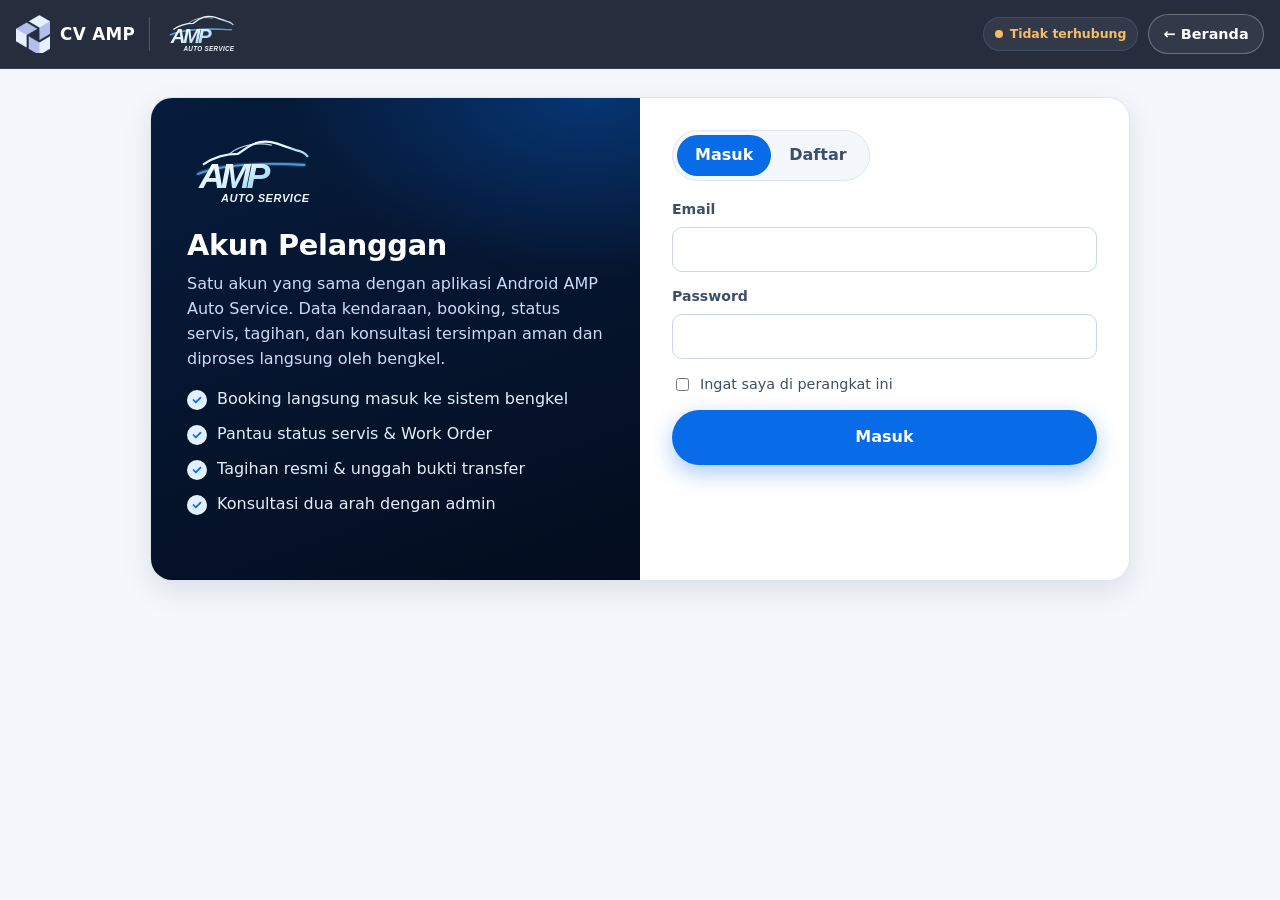
<file: akun.html>
<!DOCTYPE html>
<html lang="id">
<head>
  <meta charset="UTF-8">
  <meta name="viewport" content="width=device-width, initial-scale=1">
  <meta name="robots" content="noindex, nofollow">
  <title>Akun Pelanggan — AMP Auto Service</title>
  <meta name="theme-color" content="#061C3C">
  <link rel="icon" href="assets/brand/cvamp-mark-dark.png" type="image/png">
  <link rel="stylesheet" href="css/site.css">
  <link rel="stylesheet" href="css/portal.css">
</head>
<body class="portal-body">
  <a class="skip" href="#main">Lewati ke konten</a>
  <header class="nav" id="top">
    <div class="nav-row">
      <div class="nav-brands">
        <a href="index.html" class="brand corp-brand" aria-label="Kembali ke beranda CV AMP">
          <img src="assets/brand/cvamp-mark-light.png" alt="" width="36" height="40">
          <span><b>CV AMP</b><small>Arshaka Mandiri Perkasa</small></span>
        </a>
        <span class="brand-sep" aria-hidden="true"></span>
        <a href="index.html#automotive" class="brand-amp" aria-label="AMP Auto Service">
          <img src="assets/amp-logo.svg" alt="AMP Auto Service" width="92" height="47">
        </a>
      </div>
      <div class="portal-top">
        <span class="api-chip" id="apiChip" title="Status koneksi"><i></i><span>Memeriksa server…</span></span>
        <button class="icon-pill" id="bellBtn" type="button" hidden aria-label="Notifikasi">
          <svg class="i" aria-hidden="true"><use href="#p-bell"/></svg><b id="bellCount" hidden>0</b>
        </button>
        <a class="btn btn-ghost nav-home" href="index.html">← Beranda</a>
      </div>
    </div>
  </header>

  <main id="main" class="portal-main">
    <!-- ============ AUTH ============ -->
    <section class="auth-wrap" id="authView" hidden>
      <div class="auth-card">
        <div class="auth-side">
          <img src="assets/amp-logo.svg" alt="AMP Auto Service" width="150" height="77">
          <h1>Akun Pelanggan</h1>
          <p>Satu akun yang sama dengan aplikasi Android AMP Auto Service. Data kendaraan, booking, status servis, tagihan, dan konsultasi tersimpan aman dan diproses langsung oleh bengkel.</p>
          <ul class="checks">
            <li>Booking langsung masuk ke sistem bengkel</li>
            <li>Pantau status servis &amp; Work Order</li>
            <li>Tagihan resmi &amp; unggah bukti transfer</li>
            <li>Konsultasi dua arah dengan admin</li>
          </ul>
        </div>
        <div class="auth-forms">
          <div class="seg-tabs" role="tablist">
            <button type="button" role="tab" class="on" data-auth="login" aria-selected="true">Masuk</button>
            <button type="button" role="tab" data-auth="register" aria-selected="false">Daftar</button>
          </div>
          <form id="loginForm" class="pform" novalidate>
            <label class="f">Email<input name="email" type="email" autocomplete="email" required maxlength="320"></label>
            <label class="f">Password<input name="password" type="password" autocomplete="current-password" required maxlength="128"></label>
            <label class="remember"><input type="checkbox" name="remember"> Ingat saya di perangkat ini</label>
            <p class="form-error" role="alert" hidden></p>
            <button class="btn btn-primary btn-lg wide-btn" type="submit">Masuk</button>
          </form>
          <form id="registerForm" class="pform" novalidate hidden>
            <label class="f">Nama lengkap<input name="full_name" required maxlength="160" autocomplete="name"></label>
            <label class="f">Email<input name="email" type="email" required maxlength="320" autocomplete="email"></label>
            <label class="f">Nomor WhatsApp<input name="whatsapp" type="tel" required maxlength="16" inputmode="tel" placeholder="cth. 081234567890" autocomplete="tel"></label>
            <label class="f">Password (8–128 karakter)<input name="password" type="password" required minlength="8" maxlength="128" autocomplete="new-password"></label>
            <label class="f">Ulangi password<input name="confirm_password" type="password" required minlength="8" maxlength="128" autocomplete="new-password"></label>
            <p class="form-error" role="alert" hidden></p>
            <button class="btn btn-primary btn-lg wide-btn" type="submit">Buat akun</button>
            <p class="small muted">Dengan mendaftar, data akun Anda disimpan di sistem AMP dan dapat dilihat admin bengkel untuk keperluan layanan.</p>
          </form>
        </div>
      </div>
    </section>

    <!-- ============ APP ============ -->
    <section class="app-wrap" id="appView" hidden>
      <aside class="side">
        <div class="who">
          <div class="avatar" id="avatar">A</div>
          <div><b id="whoName">—</b><small id="whoEmail"></small></div>
        </div>
        <nav class="tabs" aria-label="Menu akun">
          <button type="button" data-tab="home" class="on"><svg class="i"><use href="#p-home"/></svg>Ringkasan</button>
          <button type="button" data-tab="vehicles"><svg class="i"><use href="#p-car"/></svg>Kendaraan</button>
          <button type="button" data-tab="bookings"><svg class="i"><use href="#p-cal"/></svg>Booking &amp; Status</button>
          <button type="button" data-tab="invoices"><svg class="i"><use href="#p-bill"/></svg>Tagihan</button>
          <button type="button" data-tab="consult"><svg class="i"><use href="#p-chat"/></svg>Konsultasi</button>
          <button type="button" data-tab="notifs"><svg class="i"><use href="#p-bell"/></svg>Notifikasi <b class="tab-badge" id="tabBadge" hidden></b></button>
          <button type="button" data-tab="catalog"><svg class="i"><use href="#p-box"/></svg>Katalog</button>
          <button type="button" data-tab="feedback"><svg class="i"><use href="#p-msg"/></svg>Saran &amp; Komplain</button>
          <button type="button" data-tab="profile"><svg class="i"><use href="#p-user"/></svg>Profil</button>
        </nav>
        <button class="btn btn-ghost-dark logout" id="logoutBtn" type="button">Keluar</button>
      </aside>

      <div class="panel-area">
        <div class="banner warn" id="verifyBanner" hidden></div>
        <div class="banner err" id="apiBanner" hidden></div>

        <!-- Ringkasan -->
        <div class="tabpane" data-pane="home">
          <h2 id="hello">Halo</h2>
          <div class="stat-grid" id="statGrid"></div>
          <h3 class="sub">Booking terakhir</h3>
          <div id="homeLatest"></div>
        </div>

        <!-- Kendaraan -->
        <div class="tabpane" data-pane="vehicles" hidden>
          <div class="pane-head"><h2>Kendaraan saya</h2><button class="btn btn-primary" type="button" id="addVehicleBtn">+ Tambah kendaraan</button></div>
          <form id="vehicleForm" class="card pform grid2" novalidate hidden>
            <input type="hidden" name="id">
            <h3 class="span2" id="vehicleFormTitle">Tambah kendaraan</h3>
            <label class="f">Nomor polisi *<input name="plate" required maxlength="32" placeholder="cth. DA 1234 AB" autocapitalize="characters"></label>
            <label class="f">Jenis *<select name="vehicle_type" required><option>Mobil</option><option>Motor</option></select></label>
            <label class="f">Merek *<input name="brand" required maxlength="80" list="brandList" placeholder="cth. Toyota"></label>
            <label class="f">Model *<input name="model" required maxlength="80" list="modelList" placeholder="cth. Avanza"></label>
            <label class="f">Tahun<input name="year" type="number" min="1900" max="2100" inputmode="numeric"></label>
            <datalist id="brandList"></datalist><datalist id="modelList"></datalist>
            <p class="form-error span2" role="alert" hidden></p>
            <div class="row-actions span2"><button class="btn btn-ghost-dark" type="button" data-cancel>Batal</button><button class="btn btn-primary" type="submit">Simpan</button></div>
          </form>
          <div id="vehicleList" class="cards"></div>
        </div>

        <!-- Booking -->
        <div class="tabpane" data-pane="bookings" hidden>
          <div class="pane-head"><h2>Booking servis</h2><button class="btn btn-wa" type="button" id="newBookingBtn">+ Booking baru</button></div>
          <form id="bookingFormP" class="card pform grid2" novalidate hidden>
            <h3 class="span2">Booking baru</h3>
            <label class="f span2">Kendaraan *<select name="vehicle_id" required></select></label>
            <label class="f">Kebutuhan *<select name="service" required><option value="">Pilih</option><option>Inspeksi</option><option>Perbaikan</option><option>Pemeliharaan</option><option>Penggantian</option><option>Pencucian</option></select></label>
            <fieldset class="f seg"><legend>Metode kunjungan *</legend>
              <label><input type="radio" name="visit_mode" value="Datang ke bengkel" checked> Datang ke bengkel</label>
              <label><input type="radio" name="visit_mode" value="Panggilan"> Layanan panggilan</label>
            </fieldset>
            <label class="f">Tanggal *<input type="date" name="date" required></label>
            <label class="f">Jam *<input type="time" name="time" required step="900"></label>
            <p class="f-hint span2" id="pHoursHint"></p>
            <label class="f span2" data-loc hidden>Lokasi penjemputan *<span class="loc-row"><input name="location" maxlength="160" placeholder="Alamat atau titik lokasi"><button class="btn btn-ghost-dark" type="button" id="geoBtn">Lokasi saya</button></span></label>
            <label class="f span2">Keluhan / permintaan<textarea name="complaint" rows="3" maxlength="2000"></textarea></label>
            <p class="form-error span2" role="alert" hidden></p>
            <div class="row-actions span2"><button class="btn btn-ghost-dark" type="button" data-cancel>Batal</button><button class="btn btn-wa" type="submit">Kirim booking ke bengkel</button></div>
          </form>
          <div id="bookingList" class="cards"></div>
        </div>

        <!-- Tagihan -->
        <div class="tabpane" data-pane="invoices" hidden>
          <div class="pane-head"><h2>Tagihan servis</h2></div>
          <p class="muted small">Tagihan diterbitkan dari Work Order di AMP Management System. Bukti transfer menunggu pemeriksaan kasir dan tidak otomatis melunasi tagihan.</p>
          <p class="muted small">Garansi jasa 500 km / 14 hari untuk pekerjaan yang tercantum pada nota servis, sesuai ketentuan. <a href="index.html#garansi">Lihat ketentuan garansi</a></p>
          <div id="invoiceList" class="cards"></div>
        </div>

        <!-- Konsultasi -->
        <div class="tabpane" data-pane="consult" hidden>
          <div class="pane-head"><h2>Konsultasi</h2><button class="btn btn-primary" type="button" id="newConsultBtn">+ Konsultasi baru</button></div>
          <form id="consultForm" class="card pform" novalidate hidden>
            <h3>Konsultasi baru</h3>
            <label class="f">Pertanyaan / keluhan<textarea name="message" rows="4" maxlength="2000" placeholder="Jelaskan gejala kendaraan Anda"></textarea></label>
            <label class="f">Foto (opsional, JPG/PNG — otomatis diperkecil)<input name="photo" type="file" accept="image/jpeg,image/png"></label>
            <p class="form-error" role="alert" hidden></p>
            <div class="row-actions"><button class="btn btn-ghost-dark" type="button" data-cancel>Batal</button><button class="btn btn-primary" type="submit">Kirim</button></div>
          </form>
          <div class="consult-grid">
            <div id="consultList" class="thread-list"></div>
            <div id="consultThread" class="thread"><p class="muted">Pilih percakapan.</p></div>
          </div>
        </div>

        <!-- Notifikasi -->
        <div class="tabpane" data-pane="notifs" hidden>
          <div class="pane-head"><h2>Notifikasi</h2><button class="btn btn-ghost-dark" type="button" id="readAllBtn">Tandai semua dibaca</button></div>
          <div id="notifList" class="notif-list"></div>
        </div>

        <!-- Katalog -->
        <div class="tabpane" data-pane="catalog" hidden>
          <div class="pane-head"><h2>Katalog</h2></div>
          <div class="seg-tabs small-tabs" id="catTabs">
            <button type="button" class="on" data-cat="parts">Sparepart</button>
            <button type="button" data-cat="promotions">Promo</button>
            <button type="button" data-cat="articles">Informasi Otomotif</button>
          </div>
          <form id="catSearch" class="cat-search"><input name="q" type="search" placeholder="Cari nama, SKU, merek, kecocokan…" maxlength="100"><button class="btn btn-primary" type="submit">Cari</button></form>
          <div id="catList" class="cat-grid"></div>
          <button class="btn btn-ghost-dark" type="button" id="catMore" hidden>Muat lagi</button>
        </div>

        <!-- Saran -->
        <div class="tabpane" data-pane="feedback" hidden>
          <div class="pane-head"><h2>Saran &amp; Komplain</h2></div>
          <form id="feedbackForm" class="card pform grid2" novalidate>
            <label class="f">Jenis *<select name="type"><option>Saran</option><option>Komplain</option></select></label>
            <label class="f">Kontak balasan (opsional)<input name="contact" maxlength="100"></label>
            <label class="f span2">Judul *<input name="subject" required maxlength="100"></label>
            <label class="f span2">Pesan *<textarea name="message" rows="3" required maxlength="2000"></textarea></label>
            <p class="form-error span2" role="alert" hidden></p>
            <div class="row-actions span2"><button class="btn btn-primary" type="submit">Kirim</button></div>
          </form>
          <div id="feedbackList" class="cards"></div>
        </div>

        <!-- Profil -->
        <div class="tabpane" data-pane="profile" hidden>
          <div class="pane-head"><h2>Profil</h2></div>
          <form id="profileForm" class="card pform grid2" novalidate>
            <label class="f span2">Nama lengkap *<input name="full_name" required maxlength="160"></label>
            <label class="f">Email<input name="email" disabled></label>
            <label class="f">WhatsApp<input name="whatsapp" disabled></label>
            <label class="f span2">Alamat<textarea name="address" rows="2" maxlength="500"></textarea></label>
            <label class="f">Tanggal lahir<input name="birth_date" type="date"></label>
            <p class="form-error span2" role="alert" hidden></p>
            <p class="form-ok span2" role="status" hidden>Profil tersimpan.</p>
            <div class="row-actions span2"><button class="btn btn-primary" type="submit">Simpan profil</button></div>
          </form>
          <div class="card" id="verifyCard"></div>
        </div>
      </div>
    </section>
  </main>

  <div class="toast-p" id="toast" role="status" hidden></div>

  <svg width="0" height="0" style="position:absolute" aria-hidden="true">
    <symbol id="p-home" viewBox="0 0 24 24"><path fill="none" stroke="currentColor" stroke-width="1.8" stroke-linejoin="round" d="M3 11l9-7 9 7v9a1 1 0 0 1-1 1h-5v-6H9v6H4a1 1 0 0 1-1-1z"/></symbol>
    <symbol id="p-car" viewBox="0 0 24 24"><path fill="none" stroke="currentColor" stroke-width="1.8" stroke-linejoin="round" d="M3 16v-4l2-5a2 2 0 0 1 2-1h10a2 2 0 0 1 2 1l2 5v4h-2M5 16H3M7 16h10M3 12h18"/><circle cx="7" cy="17" r="2" fill="none" stroke="currentColor" stroke-width="1.8"/><circle cx="17" cy="17" r="2" fill="none" stroke="currentColor" stroke-width="1.8"/></symbol>
    <symbol id="p-cal" viewBox="0 0 24 24"><g fill="none" stroke="currentColor" stroke-width="1.8"><rect x="3" y="5" width="18" height="16" rx="2"/><path d="M8 3v4M16 3v4M3 10h18M8 15l2 2 4-4"/></g></symbol>
    <symbol id="p-bill" viewBox="0 0 24 24"><g fill="none" stroke="currentColor" stroke-width="1.8" stroke-linejoin="round"><path d="M6 3h12v18l-3-2-3 2-3-2-3 2z"/><path d="M9 8h6M9 12h6M9 16h3"/></g></symbol>
    <symbol id="p-chat" viewBox="0 0 24 24"><path fill="none" stroke="currentColor" stroke-width="1.8" stroke-linejoin="round" d="M4 5h16v11H9l-5 4z"/></symbol>
    <symbol id="p-bell" viewBox="0 0 24 24"><path fill="none" stroke="currentColor" stroke-width="1.8" stroke-linejoin="round" d="M6 16V11a6 6 0 0 1 12 0v5l2 2H4zM10 20a2 2 0 0 0 4 0"/></symbol>
    <symbol id="p-box" viewBox="0 0 24 24"><g fill="none" stroke="currentColor" stroke-width="1.8" stroke-linejoin="round"><path d="M3 7l9-4 9 4v10l-9 4-9-4z"/><path d="M3 7l9 4 9-4M12 11v10"/></g></symbol>
    <symbol id="p-msg" viewBox="0 0 24 24"><g fill="none" stroke="currentColor" stroke-width="1.8" stroke-linejoin="round"><path d="M4 4h16v12H8l-4 4z"/><path d="M8 9h8M8 12h5"/></g></symbol>
    <symbol id="p-user" viewBox="0 0 24 24"><g fill="none" stroke="currentColor" stroke-width="1.8"><circle cx="12" cy="8" r="4"/><path d="M4 21a8 8 0 0 1 16 0"/></g></symbol>
  </svg>

  <script src="data/config.js"></script>
  <script src="js/portal.js"></script>
</body>
</html>
</file>
<file: css/site.css>
/* AMP Auto Service — website lokal v2
   Warna mengikuti DESIGN_SYSTEM.md (navy #061C3C, biru #086BE7, glow #65bfff) */
:root {
  --navy-950: #040d1f;
  --navy-900: #061C3C;
  --navy-850: #06152E;
  --navy-800: #0b2650;
  --line-dark: rgba(120, 180, 255, .16);
  --blue: #086BE7;
  --blue-600: #0a5cc6;
  --blue-light: #61b5ff;
  --glow: #65bfff;
  --wa: #1fa855;
  --wa-600: #178a45;
  --amber: #f6bd67;
  --ink: #0d1b30;
  --ink-2: #3c4f69;
  --muted: #637996;
  --paper: #f4f7fb;
  --card: #ffffff;
  --line: #dde5f0;
  --radius: 16px;
  --radius-sm: 10px;
  --shadow: 0 10px 30px rgba(6, 28, 60, .10);
  --shadow-lg: 0 24px 60px rgba(4, 13, 31, .35);
  --wrap: 1180px;
  --font: "Segoe UI", system-ui, -apple-system, Roboto, Arial, sans-serif;
}

*, *::before, *::after { box-sizing: border-box; }
html { scroll-behavior: smooth; scroll-padding-top: 76px; }
body { margin: 0; font-family: var(--font); color: var(--ink); background: var(--paper); line-height: 1.55; -webkit-font-smoothing: antialiased; }
img { max-width: 100%; display: block; }
a { color: inherit; }
h1, h2, h3 { line-height: 1.15; margin: 0 0 .5em; letter-spacing: -.01em; }
h2 { font-size: clamp(1.6rem, 3.2vw, 2.25rem); font-weight: 800; }
h3 { font-size: 1.1rem; font-weight: 700; }
p { margin: 0 0 1em; }
.i { width: 1.15em; height: 1.15em; flex: none; }
.wrap { width: min(100% - 32px, var(--wrap)); margin-inline: auto; }
.narrow { max-width: 780px; }
.muted { color: var(--muted); }
.small { font-size: .875rem; }
.skip { position: absolute; left: -999px; top: 8px; background: #fff; padding: 8px 12px; z-index: 100; border-radius: 6px; }
.skip:focus { left: 8px; }
:focus-visible { outline: 3px solid var(--glow); outline-offset: 2px; }

/* ---------- Buttons ---------- */
.btn { display: inline-flex; align-items: center; justify-content: center; gap: .5em; padding: .72em 1.2em; border-radius: 999px; border: 1px solid transparent; font: inherit; font-weight: 700; font-size: .95rem; text-decoration: none; cursor: pointer; transition: transform .15s, background .15s, box-shadow .15s, border-color .15s; white-space: nowrap; }
.btn:hover { transform: translateY(-1px); }
.btn-lg { padding: .9em 1.5em; font-size: 1rem; }
.btn-primary { background: var(--blue); color: #fff; box-shadow: 0 8px 22px rgba(8, 107, 231, .35); }
.btn-primary:hover { background: var(--blue-600); }
.btn-wa { background: var(--wa); color: #fff; box-shadow: 0 8px 22px rgba(31, 168, 85, .32); }
.btn-wa:hover { background: var(--wa-600); }
.btn-ghost { background: rgba(255, 255, 255, .06); color: #fff; border-color: rgba(255, 255, 255, .28); }
.btn-ghost:hover { background: rgba(255, 255, 255, .14); }
.btn-ghost-dark { background: transparent; color: var(--ink); border-color: var(--line); }
.btn-ghost-dark:hover { background: var(--paper); }
.btn[aria-disabled="true"] { opacity: .55; pointer-events: none; }

/* ---------- Navbar ---------- */
.nav { position: sticky; top: 0; z-index: 50; background: rgba(4, 13, 31, .86); backdrop-filter: blur(12px); -webkit-backdrop-filter: blur(12px); border-bottom: 1px solid var(--line-dark); color: #fff; }
.nav-row { display: flex; align-items: center; gap: 18px; height: 68px; width: min(100% - 32px, 1600px); margin-inline: auto; }
.brand img { width: 104px; height: auto; }
.nav-menu { display: flex; align-items: center; gap: 2px; margin-left: auto; }
.nav-menu a { text-decoration: none; color: #c9dcf5; font-weight: 600; font-size: .88rem; padding: 8px 9px; border-radius: 8px; white-space: nowrap; }
.nav-menu a:hover, .nav-menu a.active { color: #fff; background: rgba(101, 191, 255, .12); }
.nav-cta { padding: .6em 1.05em; }
.nav-toggle { display: none; background: none; border: 0; width: 42px; height: 42px; padding: 10px; cursor: pointer; }
.nav-toggle span { display: block; height: 2px; background: #fff; margin: 5px 0; border-radius: 2px; transition: transform .2s, opacity .2s; }
.nav-toggle[aria-expanded="true"] span:nth-child(1) { transform: translateY(7px) rotate(45deg); }
.nav-toggle[aria-expanded="true"] span:nth-child(2) { opacity: 0; }
.nav-toggle[aria-expanded="true"] span:nth-child(3) { transform: translateY(-7px) rotate(-45deg); }

/* ---------- Hero ---------- */
.hero { position: relative; color: #fff; background: var(--navy-950); overflow: hidden; }
.hero-bg { position: absolute; inset: 0; background:
  linear-gradient(90deg, rgba(4, 13, 31, .96) 0%, rgba(4, 13, 31, .82) 42%, rgba(4, 13, 31, .35) 100%),
  linear-gradient(0deg, rgba(4, 13, 31, 1) 0%, rgba(4, 13, 31, 0) 30%),
  url("../assets/img/garage-hero.jpg") center / cover no-repeat; }
.hero-grid { position: relative; display: grid; grid-template-columns: 1.25fr .9fr; gap: 48px; align-items: center; padding: 88px 0 72px; min-height: 620px; }
.eyebrow { display: inline-flex; align-items: center; gap: 8px; font-size: .82rem; font-weight: 700; letter-spacing: .08em; text-transform: uppercase; color: #a9d8ff; background: rgba(101, 191, 255, .1); border: 1px solid rgba(101, 191, 255, .25); padding: 6px 12px; border-radius: 999px; }
.dot { width: 8px; height: 8px; border-radius: 50%; background: var(--glow); box-shadow: 0 0 12px var(--glow); }
.hero h1 { font-size: clamp(2.5rem, 6vw, 4.2rem); font-weight: 900; font-style: italic; letter-spacing: -.02em; margin: 18px 0 16px; }
.grad { background: linear-gradient(100deg, #fff 0%, #bfe4ff 45%, var(--glow) 100%); -webkit-background-clip: text; background-clip: text; color: transparent; }
.lead { font-size: 1.1rem; color: #c9dcf5; max-width: 34em; }
.hero-actions { display: flex; flex-wrap: wrap; gap: 12px; margin-top: 26px; }
.stats { display: flex; gap: 32px; margin: 40px 0 0; padding-top: 24px; border-top: 1px solid var(--line-dark); }
.stats div { margin: 0; }
.stats dt { font-size: .8rem; color: #8fb0d3; }
.stats dd { margin: 2px 0 0; font-size: 1.8rem; font-weight: 800; color: #fff; }

.hero-card { background: linear-gradient(160deg, rgba(14, 44, 92, .85), rgba(6, 21, 46, .9)); border: 1px solid rgba(101, 191, 255, .25); border-radius: 22px; overflow: hidden; box-shadow: var(--shadow-lg); backdrop-filter: blur(6px); }
.hero-card img { aspect-ratio: 16 / 10; object-fit: cover; width: 100%; }
.hero-card-body { padding: 20px 22px 22px; }
.tag { display: inline-block; font-size: .72rem; font-weight: 800; letter-spacing: .08em; text-transform: uppercase; padding: 4px 10px; border-radius: 999px; background: rgba(246, 189, 103, .16); color: var(--amber); }
.hero-card h3 { font-size: 1.35rem; margin: 10px 0 6px; }
.price { font-size: 1.6rem; font-weight: 900; color: #fff; }
.price small { font-size: .8rem; font-weight: 600; color: #8fb0d3; margin-right: 6px; }

/* ---------- Sections ---------- */
.section { padding: 88px 0; }
.section-alt { background: #fff; border-block: 1px solid var(--line); }
.sec-head { max-width: 640px; margin-bottom: 36px; }
.sec-head.center { text-align: center; margin-inline: auto; }
.kicker { font-size: .8rem; font-weight: 800; letter-spacing: .1em; text-transform: uppercase; color: var(--blue); margin-bottom: 8px; }

/* ---------- Promo ---------- */
.promo-grid { display: grid; grid-template-columns: repeat(auto-fill, minmax(300px, 1fr)); gap: 24px; }
.promo-card { display: grid; grid-template-columns: 210px 1fr; background: var(--card); border-radius: var(--radius); overflow: hidden; box-shadow: var(--shadow); border: 1px solid var(--line); grid-column: 1 / -1; }
.promo-card img { height: 100%; width: 100%; object-fit: cover; min-height: 260px; }
.promo-body { padding: 26px 28px; display: flex; flex-direction: column; gap: 10px; }
.promo-body h3 { font-size: 1.5rem; margin: 0; }
.promo-lines { list-style: none; padding: 0; margin: 0; display: grid; gap: 6px; }
.promo-lines li { display: flex; justify-content: space-between; gap: 12px; padding: 8px 12px; background: var(--paper); border-radius: 8px; font-size: .95rem; }
.promo-lines li b { color: var(--blue); }
.promo-meta { display: flex; flex-wrap: wrap; gap: 8px 18px; font-size: .88rem; color: var(--ink-2); }
.promo-meta span b { color: var(--ink); }
.code { font-family: Consolas, monospace; background: #eaf3ff; color: var(--blue); padding: 2px 8px; border-radius: 6px; font-weight: 700; }
.promo-body .btn, .promo-body .tag { align-self: flex-start; }
.promo-body .btn { margin-top: 6px; }
.empty { padding: 28px; border: 1px dashed #bfcde0; border-radius: var(--radius); text-align: center; color: var(--muted); background: #fff; }

/* ---------- Services ---------- */
.svc-grid { display: grid; grid-template-columns: repeat(auto-fill, minmax(260px, 1fr)); gap: 18px; }
.svc { display: flex; flex-direction: column; background: var(--card); border: 1px solid var(--line); border-radius: var(--radius); overflow: hidden; transition: border-color .15s, box-shadow .15s, transform .15s; }
.svc:hover { border-color: #b7d3f7; box-shadow: var(--shadow); transform: translateY(-2px); }
.svc-img { aspect-ratio: 2 / 1; background: var(--navy-900); overflow: hidden; }
.svc-img img { width: 100%; height: 100%; object-fit: cover; transition: transform .4s; }
.svc:hover .svc-img img { transform: scale(1.04); }
.svc-body { display: flex; flex-direction: column; flex: 1; padding: 16px 18px 18px; }
.svc-head { margin-bottom: 8px; }
.svc h3 { margin: 0; font-size: 1.05rem; }
.svc .count { font-size: .78rem; color: var(--muted); }
.svc p { font-size: .92rem; color: var(--ink-2); margin-bottom: 10px; }
.chips { display: flex; flex-wrap: wrap; gap: 6px; }
.chips span { font-size: .76rem; padding: 3px 9px; border-radius: 999px; background: var(--paper); border: 1px solid var(--line); color: var(--ink-2); }
.svc-prices { list-style: none; margin: 4px 0 0; padding: 0; display: grid; gap: 6px; }
.svc-prices li { display: flex; justify-content: space-between; gap: 12px; font-size: .92rem; padding: 7px 12px; background: var(--paper); border-radius: 8px; }
.svc-prices b { color: var(--blue); }
.svc-book { margin-top: auto; padding: 14px 0 0; background: none; border: 0; font: inherit; font-weight: 700; font-size: .88rem; color: var(--blue); cursor: pointer; align-self: flex-start; }
.svc-book:hover { text-decoration: underline; }
.svc.feature { grid-column: 1 / -1; display: grid; grid-template-columns: minmax(280px, 42%) 1fr; border-color: #c4dbf7; }
.svc.feature .svc-img { aspect-ratio: auto; min-height: 220px; }
.svc.feature .svc-body { padding: 24px 28px; }
.svc.feature .svc-prices { max-width: 440px; }

/* ---------- Ringkasan layanan usaha ---------- */
.values-sec { background: #fff; border-bottom: 1px solid var(--line); }
.values { display: grid; grid-template-columns: repeat(4, 1fr); gap: 18px; }
.value { text-align: center; background: linear-gradient(180deg, #f4f8fe, #fff); border: 1px solid var(--line); border-radius: 20px; padding: 26px 20px 24px; }
.value img { width: 110px; height: 110px; object-fit: contain; margin: 0 auto 14px; filter: drop-shadow(0 12px 16px rgba(6, 28, 60, .18)); }
.value h3 { font-size: 1.05rem; margin-bottom: 8px; }
.value p { font-size: .92rem; color: var(--ink-2); margin: 0; }

/* ---------- Jam operasional ---------- */
.hours-chip { display: flex; flex-wrap: wrap; align-items: center; gap: 8px 14px; margin: 22px 0 0; font-size: .92rem; color: #c9dcf5; }
.status { display: inline-flex; align-items: center; gap: 7px; font-weight: 700; font-size: .85rem; padding: 4px 11px; border-radius: 999px; }
.status i { width: 8px; height: 8px; border-radius: 50%; }
.status.on { background: rgba(31, 168, 85, .16); color: #4fd389; }
.status.on i { background: #4fd389; box-shadow: 0 0 10px #4fd389; }
.status.off { background: rgba(246, 189, 103, .14); color: var(--amber); }
.status.off i { background: var(--amber); }
.contact-list .status { margin-top: 8px; }
.promo-claim { display: flex; flex-wrap: wrap; align-items: center; gap: 10px 14px; margin-top: 6px; }
.hero-card-actions { display: flex; gap: 10px; flex-wrap: wrap; }
.f-hint { margin: -4px 0 0; font-size: .82rem; color: var(--muted); grid-column: 1 / -1; }

/* ---------- Booking channels ---------- */
.channels { display: grid; grid-template-columns: 1fr 1fr; gap: 24px; }
.channel { background: var(--card); border: 1px solid var(--line); border-radius: 20px; padding: 28px; box-shadow: var(--shadow); display: flex; flex-direction: column; }
.channel p { color: var(--ink-2); }
.channel .btn { align-self: flex-start; margin-top: auto; }
.channel-icon { width: 52px; height: 52px; border-radius: 14px; display: grid; place-items: center; margin-bottom: 14px; color: #fff; }
.channel-icon .i { width: 28px; height: 28px; }
.channel-icon.wa { background: var(--wa); }
.channel-icon.app { background: linear-gradient(145deg, var(--blue), var(--navy-800)); }
.steps-mini { margin: 0 0 22px; padding-left: 1.2em; color: var(--ink-2); display: grid; gap: 4px; }
.track { margin-top: 32px; background: linear-gradient(140deg, var(--navy-900), var(--navy-850)); color: #fff; border-radius: 20px; padding: 28px; }
.track .muted { color: #8fb0d3; margin: 16px 0 0; }
.track-steps { list-style: none; margin: 18px 0 0; padding: 0; display: grid; grid-template-columns: repeat(7, 1fr); gap: 8px; counter-reset: s; }
.track-steps li { position: relative; text-align: center; font-size: .85rem; color: #c9dcf5; padding-top: 44px; }
.track-steps li span { position: absolute; top: 0; left: 50%; transform: translateX(-50%); width: 34px; height: 34px; border-radius: 50%; display: grid; place-items: center; font-weight: 800; background: rgba(101, 191, 255, .14); border: 1px solid rgba(101, 191, 255, .4); color: var(--glow); }
.track-steps li:not(:last-child)::after { content: ""; position: absolute; top: 17px; left: calc(50% + 22px); right: calc(-50% + 22px); height: 2px; background: rgba(101, 191, 255, .3); }

/* ---------- App ---------- */
.app-grid { display: grid; grid-template-columns: 1fr 1.05fr; gap: 56px; align-items: center; }
.checks { list-style: none; padding: 0; margin: 0 0 28px; display: grid; gap: 10px; }
.checks li { position: relative; padding-left: 30px; color: var(--ink-2); }
.checks li::before { content: ""; position: absolute; left: 0; top: .2em; width: 20px; height: 20px; border-radius: 50%; background: #e3f0ff url("data:image/svg+xml,%3Csvg xmlns='http://www.w3.org/2000/svg' viewBox='0 0 24 24'%3E%3Cpath d='M6 12l4 4 8-8' fill='none' stroke='%23086BE7' stroke-width='3' stroke-linecap='round' stroke-linejoin='round'/%3E%3C/svg%3E") center / 14px no-repeat; }
.apk-box { background: var(--paper); border: 1px solid var(--line); border-radius: var(--radius); padding: 20px; }
.apk-box .row { display: flex; flex-wrap: wrap; gap: 12px; align-items: center; }
.apk-box .note { margin: 12px 0 0; font-size: .85rem; color: var(--muted); }
.badge-test { display: inline-block; font-size: .72rem; font-weight: 800; letter-spacing: .06em; text-transform: uppercase; background: #fff4e0; color: #9a5b00; padding: 3px 9px; border-radius: 999px; margin-bottom: 10px; }
.phones { position: relative; height: 560px; }
.phone { position: absolute; margin: 0; width: 230px; border-radius: 30px; padding: 8px; background: #0b1424; box-shadow: var(--shadow-lg); border: 1px solid #22324d; }
.phone img { border-radius: 22px; aspect-ratio: 9 / 20; object-fit: cover; object-position: top; width: 100%; }
.phone.p1 { left: 50%; top: 0; transform: translateX(-50%); z-index: 3; }
.phone.p2 { left: 8px; top: 60px; transform: rotate(-6deg); z-index: 2; opacity: .96; }
.phone.p3 { right: 8px; top: 60px; transform: rotate(6deg); z-index: 1; opacity: .96; }

/* ---------- FAQ ---------- */
.faq { display: grid; gap: 10px; }
.faq details { background: #fff; border: 1px solid var(--line); border-radius: 12px; padding: 0 20px; }
.faq summary { cursor: pointer; font-weight: 700; padding: 16px 0; list-style: none; display: flex; justify-content: space-between; gap: 12px; }
.faq summary::-webkit-details-marker { display: none; }
.faq summary::after { content: "+"; font-size: 1.3rem; line-height: 1; color: var(--blue); }
.faq details[open] summary::after { content: "–"; }
.faq details p { color: var(--ink-2); padding-bottom: 6px; }

/* ---------- Contact ---------- */
.section-cta { background: radial-gradient(1000px 400px at 85% 0%, rgba(8, 107, 231, .35), transparent 60%), linear-gradient(160deg, var(--navy-900), var(--navy-950)); color: #fff; }
.section-cta .kicker { color: var(--glow); }
.contact-grid { display: grid; grid-template-columns: 1.1fr .9fr; gap: 48px; align-items: center; }
.contact-list { list-style: none; margin: 0; padding: 0; display: grid; gap: 12px; }
.contact-list li { display: flex; gap: 14px; align-items: flex-start; background: rgba(255, 255, 255, .05); border: 1px solid var(--line-dark); border-radius: 14px; padding: 16px; }
.contact-list .i { width: 22px; height: 22px; color: var(--glow); margin-top: 2px; }
.contact-list b { display: block; font-size: .8rem; color: #8fb0d3; font-weight: 600; text-transform: uppercase; letter-spacing: .06em; }
.contact-list a { color: #fff; }
.pending { color: var(--amber); font-style: italic; }

/* ---------- Footer ---------- */
.footer { background: var(--navy-950); color: #8fb0d3; padding: 28px 0; border-top: 1px solid var(--line-dark); }
.foot-row { display: flex; justify-content: space-between; align-items: center; gap: 20px; flex-wrap: wrap; }
.footer .muted { color: #8fb0d3; margin: 6px 0 0; }
.preview-pill { display: inline-block; background: rgba(246, 189, 103, .15); color: var(--amber); font-weight: 700; padding: 2px 10px; border-radius: 999px; margin-right: 8px; }

/* ---------- Dialog ---------- */
.dialog { border: 0; padding: 0; border-radius: 20px; width: min(100% - 24px, 720px); max-height: calc(100dvh - 24px); box-shadow: var(--shadow-lg); color: var(--ink); }
.dialog::backdrop { background: rgba(4, 13, 31, .7); backdrop-filter: blur(3px); }
.booking { display: flex; flex-direction: column; max-height: calc(100dvh - 24px); }
.dlg-head { display: flex; justify-content: space-between; gap: 16px; padding: 22px 24px 12px; border-bottom: 1px solid var(--line); }
.dlg-head h2 { font-size: 1.35rem; margin: 0 0 4px; }
.dlg-head p { margin: 0; }
.icon-btn { background: var(--paper); border: 0; width: 38px; height: 38px; border-radius: 50%; display: grid; place-items: center; cursor: pointer; flex: none; }
.fields { display: grid; grid-template-columns: 1fr 1fr; gap: 14px 16px; padding: 18px 24px; overflow-y: auto; }
.f { display: flex; flex-direction: column; gap: 6px; font-size: .88rem; font-weight: 600; color: var(--ink-2); margin: 0; min-width: 0; }
.f.wide { grid-column: 1 / -1; }
.f input, .f select, .f textarea { font: inherit; font-weight: 400; font-size: .95rem; color: var(--ink); border: 1px solid #c9d6e6; border-radius: var(--radius-sm); padding: 10px 12px; background: #fff; width: 100%; }
.f input:focus, .f select:focus, .f textarea:focus { border-color: var(--blue); outline: 3px solid rgba(8, 107, 231, .15); }
.f [aria-invalid="true"] { border-color: #d64545; }
.seg { border: 0; padding: 0; }
.seg legend { padding: 0; margin-bottom: 6px; }
.seg { display: flex; flex-direction: row; flex-wrap: wrap; gap: 8px; }
.seg legend { width: 100%; }
.seg label { display: inline-flex; align-items: center; gap: 6px; border: 1px solid #c9d6e6; border-radius: 999px; padding: 8px 14px; font-weight: 600; cursor: pointer; }
.seg label:has(input:checked) { border-color: var(--blue); background: #eaf3ff; color: var(--blue); }
.seg input { accent-color: var(--blue); margin: 0; }
.form-error { margin: 0 24px; padding: 10px 12px; border-radius: 8px; background: #fdecec; color: #a12a2a; font-size: .9rem; }
.dlg-foot { display: flex; justify-content: flex-end; gap: 10px; padding: 14px 24px 20px; border-top: 1px solid var(--line); }

/* ---------- Responsive ---------- */
@media (max-width: 980px) {
  .hero-grid, .app-grid, .contact-grid { grid-template-columns: 1fr; }
  .hero-grid { padding: 64px 0 56px; min-height: 0; }
  .hero-card { max-width: 480px; }
  .phones { height: 480px; max-width: 560px; margin-inline: auto; width: 100%; }
  .phone { width: 200px; }
  .track-steps { grid-template-columns: repeat(4, 1fr); row-gap: 20px; }
  .track-steps li:nth-child(4)::after { display: none; }
}
@media (max-width: 820px) {
  .svc.feature { grid-template-columns: 1fr; }
  .svc.feature .svc-img { aspect-ratio: 2 / 1; min-height: 0; }
  .values { grid-template-columns: 1fr 1fr; }
  .channels { grid-template-columns: 1fr; }
  .promo-card { grid-template-columns: 1fr; }
  .promo-card img { min-height: 0; aspect-ratio: 4 / 3; height: auto; object-position: center 35%; }
}
@media (max-width: 560px) {
  .section { padding: 64px 0; }
  .stats { gap: 20px; }
  .stats dd { font-size: 1.45rem; }
  .nav-cta span { display: none; }
  .nav-cta { padding: .6em .75em; }
  .hero-actions .btn { width: 100%; }
  .fields { grid-template-columns: 1fr; padding: 16px; }
  .dlg-head, .dlg-foot { padding-inline: 16px; }
  .dlg-foot .btn { flex: 1; }
  .phones { height: 400px; }
  .phone { width: 160px; border-radius: 24px; padding: 6px; }
  .phone img { border-radius: 18px; }
  .track-steps { grid-template-columns: repeat(2, 1fr); text-align: left; }
  .track-steps li { text-align: left; padding: 6px 0 6px 44px; }
  .track-steps li span { left: 0; top: 50%; transform: translateY(-50%); }
  .track-steps li::after { display: none; }
  .promo-body { padding: 20px; }
  .svc-grid { grid-template-columns: 1fr 1fr; gap: 10px; }
  .svc-body { padding: 10px 12px 12px; }
  .svc:not(.feature) p, .svc:not(.feature) .chips { display: none; }
  .svc h3 { font-size: .92rem; }
  .svc-book { font-size: .82rem; padding-top: 8px; }
  .svc:not(.feature) .hide-sm { display: none; }
  .svc.feature .svc-body { padding: 16px; }
  .values { grid-template-columns: 1fr 1fr; gap: 10px; }
  .value { padding: 18px 12px; }
  .value img { width: 76px; height: 76px; }
  .value h3 { font-size: .95rem; }
  .value p { font-size: .84rem; }
}
@media (prefers-reduced-motion: reduce) {
  html { scroll-behavior: auto; }
  .btn, .svc { transition: none; }
}


/* =====================================================================
   v3 — Corporate CV AMP: Procurement · Industrial · Automotive
   ===================================================================== */
:root {
  --proc: #17c3e2;      /* cyan — General Procurement */
  --proc-ink: #0a7f96;
  --ind: #4d7cff;       /* electric blue — Industrial */
  --ind-ink: #2f5be0;
  --auto: #086BE7;      /* AMP Auto Service */
}
.btn-cyan { background: var(--proc); color: #04202b; box-shadow: 0 8px 22px rgba(23, 195, 226, .3); }
.btn-cyan:hover { background: #3fd3ec; }
.h2 { font-size: clamp(1.4rem, 2.6vw, 1.9rem); font-weight: 800; }
.kick-proc { color: var(--proc-ink); }
.kick-ind { color: #8fb4ff; }
.kick-auto { color: var(--auto); }
.kick-auto-dark { color: var(--glow); }
.note-line { display: flex; gap: 8px; align-items: flex-start; color: var(--muted); font-size: .9rem; margin: 0; }
.note-line .i { margin-top: 2px; color: var(--proc-ink); }

/* ---------- Navbar corporate ---------- */
.corp-brand { display: flex; align-items: center; gap: 10px; text-decoration: none; color: #fff; flex: none; }
.corp-brand img { width: 34px; height: auto; }
.corp-brand span { display: flex; flex-direction: column; line-height: 1.1; }
.corp-brand b { font-size: 1.05rem; letter-spacing: .02em; }
.corp-brand small { font-size: .68rem; color: #8fb0d3; letter-spacing: .06em; text-transform: uppercase; }
.nav-drop { position: relative; }
.nav-drop-btn { display: inline-flex; align-items: center; gap: 4px; }
.caret { width: .9em; height: .9em; transition: transform .2s; }
.nav-sub { position: absolute; top: calc(100% + 6px); left: 0; min-width: 210px; background: #071833; border: 1px solid var(--line-dark); border-radius: 12px; padding: 6px; box-shadow: var(--shadow-lg); display: none; flex-direction: column; }
.nav-sub a { display: block; padding: 9px 12px; }
.nav-drop:hover .nav-sub, .nav-drop:focus-within .nav-sub { display: flex; }
.nav-drop:hover .caret { transform: rotate(180deg); }

@media (max-width: 1280px) {
  .nav-menu { position: absolute; top: 68px; left: 0; right: 0; flex-direction: column; align-items: stretch; gap: 0; background: var(--navy-950); padding: 8px 16px 16px; border-bottom: 1px solid var(--line-dark); display: none; max-height: calc(100dvh - 68px); overflow-y: auto; }
  .nav-menu.open { display: flex; }
  .nav-menu a { padding: 12px; font-size: .95rem; }
  .nav-toggle { display: block; }
  .nav-cta { margin-left: auto; }
  .nav-sub { position: static; display: flex; background: none; border: 0; box-shadow: none; padding: 0 0 0 14px; min-width: 0; }
  .nav-sub a { color: #8fb0d3; font-size: .9rem; padding: 9px 12px; }
  .caret { display: none; }
}

/* ---------- Corporate hero ---------- */
.corp-hero { position: relative; color: #fff; background: var(--navy-950); overflow: hidden; }
.corp-hero-bg { position: absolute; inset: 0; background:
  radial-gradient(700px 420px at 82% 30%, rgba(23, 195, 226, .18), transparent 60%),
  radial-gradient(800px 500px at 10% 100%, rgba(77, 124, 255, .22), transparent 60%),
  linear-gradient(160deg, #061a3a 0%, #040d1f 70%); }
.corp-hero-bg::after { content: ""; position: absolute; inset: 0; background-image: linear-gradient(rgba(120, 180, 255, .06) 1px, transparent 1px), linear-gradient(90deg, rgba(120, 180, 255, .06) 1px, transparent 1px); background-size: 48px 48px; mask-image: linear-gradient(180deg, rgba(0,0,0,.9), transparent 85%); -webkit-mask-image: linear-gradient(180deg, rgba(0,0,0,.9), transparent 85%); }
.corp-hero-grid { position: relative; display: grid; grid-template-columns: 1.15fr .85fr; gap: 48px; align-items: center; padding: 84px 0 72px; min-height: 620px; }
.corp-name { font-size: .82rem; font-weight: 800; letter-spacing: .12em; text-transform: uppercase; color: #9fd8ff; margin: 0; }
.corp-name span { color: var(--proc); margin: 0 6px; }
.corp-hero h1 { font-size: clamp(2.1rem, 4.6vw, 3.6rem); font-weight: 900; letter-spacing: -.02em; margin: 16px 0 18px; line-height: 1.08; }
.lead-id { font-size: 1rem; color: #9db8d8; }
.corp-tagline { margin: 26px 0 0; font-size: .9rem; color: #8fb0d3; font-weight: 700; letter-spacing: .06em; text-transform: uppercase; border-left: 3px solid var(--proc); padding-left: 12px; }
.corp-visual { display: grid; grid-template-columns: 1fr 1fr; grid-template-rows: 1fr 1fr; gap: 14px; height: 460px; }
.cv-tile { position: relative; border-radius: 18px; overflow: hidden; border: 1px solid rgba(120, 180, 255, .2); box-shadow: var(--shadow-lg); background: #fff; }
.cv-tile img { width: 100%; height: 100%; object-fit: cover; transition: transform .5s; }
.cv-tile:hover img { transform: scale(1.04); }
.cv-tile span { position: absolute; left: 12px; bottom: 12px; font-size: .74rem; font-weight: 800; letter-spacing: .1em; text-transform: uppercase; padding: 5px 10px; border-radius: 999px; color: #fff; background: rgba(4, 13, 31, .78); border: 1px solid rgba(255,255,255,.18); }
.cv-proc { grid-row: 1 / 3; }
.cv-proc img { object-fit: contain; padding: 18px; background: #fff; }
.cv-proc span { box-shadow: inset 0 -2px 0 var(--proc); }
.cv-ind span { box-shadow: inset 0 -2px 0 var(--ind); }
.cv-auto span { box-shadow: inset 0 -2px 0 #4fd389; }

/* ---------- Divisions strip ---------- */
.divisions { background: var(--navy-950); padding: 0 0 56px; }
.div-grid { display: grid; grid-template-columns: repeat(3, 1fr); gap: 16px; }
.div-card { position: relative; display: flex; flex-direction: column; text-decoration: none; color: #fff; border-radius: 18px; padding: 24px; background: linear-gradient(160deg, rgba(15, 40, 82, .9), rgba(6, 20, 44, .95)); border: 1px solid var(--line-dark); overflow: hidden; transition: transform .15s, border-color .15s; }
.div-card::before { content: ""; position: absolute; left: 0; top: 0; right: 0; height: 3px; background: var(--c); }
.div-card:hover { transform: translateY(-3px); border-color: var(--c); }
.div-card h3 { font-size: 1.2rem; margin: 10px 0 8px; }
.div-card p { color: #a9c1df; font-size: .93rem; }
.div-tag { font-size: .74rem; font-weight: 800; letter-spacing: .12em; text-transform: uppercase; color: var(--c); }
.div-link { margin-top: auto; font-weight: 700; font-size: .9rem; color: var(--c); }
.d-proc { --c: var(--proc); } .d-ind { --c: #7ea2ff; } .d-auto { --c: #4fd389; }

/* ---------- About ---------- */
.about-sec { background: #fff; border-bottom: 1px solid var(--line); }
.about-grid { display: grid; grid-template-columns: 1.1fr .9fr; gap: 48px; align-items: start; }
.about-lead { font-size: 1.12rem; color: var(--ink); font-weight: 600; }
.about-grid p { color: var(--ink-2); }
.fact-list { list-style: none; padding: 0; margin: 20px 0 0; display: grid; gap: 8px; }
.fact-list li { display: grid; grid-template-columns: 140px 1fr; gap: 12px; padding: 10px 14px; background: var(--paper); border-radius: 10px; font-size: .92rem; }
.fact-list b { color: var(--muted); font-weight: 700; }
.vm { display: grid; gap: 14px; }
.vm-card { border-radius: 16px; padding: 20px 22px; background: linear-gradient(160deg, var(--navy-900), var(--navy-850)); color: #e5eefb; }
.vm-card p, .vm-card li { color: #c9dcf5; margin: 0; }
.vm-card ul { margin: 0; padding-left: 1.1em; display: grid; gap: 6px; }
.vm-label { display: inline-block; font-size: .74rem; font-weight: 800; letter-spacing: .12em; text-transform: uppercase; color: var(--proc); margin-bottom: 8px; }
.org-row { display: grid; grid-template-columns: 1fr 1fr; gap: 12px; }
.org-row div { background: rgba(255,255,255,.05); border: 1px solid var(--line-dark); border-radius: 10px; padding: 10px 12px; }
.org-row small { display: block; color: #8fb0d3; font-size: .75rem; text-transform: uppercase; letter-spacing: .08em; }
.org-row b { color: #fff; }
.kbli { margin-top: 32px; border: 1px solid var(--line); border-radius: 14px; background: var(--paper); padding: 0 20px; }
.kbli summary { cursor: pointer; font-weight: 700; padding: 16px 0; }
.kbli-grid { display: grid; grid-template-columns: repeat(2, 1fr); gap: 8px 20px; padding-bottom: 18px; font-size: .88rem; color: var(--ink-2); }
.kbli-grid b { display: inline-block; min-width: 54px; color: var(--proc-ink); font-family: Consolas, monospace; }
.values-head { margin-top: 56px; margin-bottom: 24px; }

/* ---------- Procurement ---------- */
.proc-sec { background: linear-gradient(180deg, #f2fbfd, var(--paper)); }
.sector-grid { display: grid; grid-template-columns: repeat(4, 1fr); gap: 16px; }
.sector { position: relative; background: #fff; border: 1px solid #d3eaf0; border-radius: 18px; padding: 22px 20px; box-shadow: 0 8px 24px rgba(10, 127, 150, .06); }
.sector-ico { width: 52px; height: 52px; border-radius: 14px; display: grid; place-items: center; background: linear-gradient(145deg, #0b3b55, var(--navy-900)); color: var(--proc); margin-bottom: 14px; }
.sector-ico svg { width: 30px; height: 30px; }
.sector-letter { position: absolute; top: 18px; right: 20px; font-size: 2.2rem; font-weight: 900; color: #e3f4f8; line-height: 1; }
.sector h3 { font-size: 1.05rem; margin-bottom: 10px; }
.sector ul { margin: 0; padding-left: 1.05em; display: grid; gap: 5px; font-size: .9rem; color: var(--ink-2); }
.sector ul li::marker { color: var(--proc); }
.sector-wide { grid-column: 1 / -1; display: grid; grid-template-columns: auto 1fr; gap: 6px 20px; align-items: start; }
.sector-wide .sector-ico { margin: 0; }
.cols { columns: 2; column-gap: 32px; display: block !important; }
.cols li { margin-bottom: 5px; break-inside: avoid; }
.proc-cta { margin-top: 28px; display: flex; flex-wrap: wrap; justify-content: space-between; align-items: center; gap: 16px; padding: 20px 22px; border-radius: 16px; background: #fff; border: 1px dashed #9fd7e4; }
.proc-cta .hero-actions { margin: 0; }

/* ---------- Industrial ---------- */
.ind-sec { background: #050f22; color: #fff; padding-bottom: 88px; position: relative; }
.ind-sec::before { content: ""; position: absolute; inset: 0; background-image: linear-gradient(rgba(120, 160, 255, .05) 1px, transparent 1px), linear-gradient(90deg, rgba(120, 160, 255, .05) 1px, transparent 1px); background-size: 56px 56px; pointer-events: none; }
.ind-banner { position: relative; overflow: hidden; }
.ind-banner-bg { position: absolute; inset: 0; background: linear-gradient(90deg, rgba(5, 15, 34, 1) 0%, rgba(5, 15, 34, .9) 38%, rgba(5, 15, 34, .15) 75%), linear-gradient(0deg, #050f22 0%, transparent 35%), url("../assets/img/industrial/banner.jpg") right center / cover no-repeat; }
.ind-banner-copy { position: relative; padding: 96px 0 72px; max-width: 1180px; }
.ind-banner-copy > * { max-width: 560px; }
.ind-title { font-size: clamp(2.1rem, 4.6vw, 3.4rem); font-weight: 900; letter-spacing: -.01em; line-height: 1.02; margin: 12px 0 18px; }
.ind-sec .lead { color: #b9cbe6; }
.ind-promo { margin-top: 26px; padding: 18px 20px; border-left: 3px solid var(--ind); background: rgba(77, 124, 255, .1); border-radius: 0 14px 14px 0; }
.ind-promo strong { display: block; letter-spacing: .08em; font-size: .95rem; color: #fff; }
.ind-promo span { display: block; color: #a9c1df; font-size: .92rem; margin: 4px 0 10px; }
.ind-promo ul { list-style: none; margin: 0; padding: 0; display: flex; flex-wrap: wrap; gap: 8px; }
.ind-promo li { font-size: .82rem; font-weight: 700; padding: 5px 12px; border-radius: 999px; border: 1px solid rgba(126, 162, 255, .45); color: #cfe0ff; }
.ind-grid { position: relative; display: grid; grid-template-columns: repeat(4, 1fr); gap: 18px; }
.ind-card { display: flex; flex-direction: column; border-radius: 18px; overflow: hidden; background: linear-gradient(180deg, #0c1d3d, #081530); border: 1px solid rgba(126, 162, 255, .2); transition: transform .15s, border-color .15s; }
.ind-card:hover { transform: translateY(-3px); border-color: rgba(126, 162, 255, .55); }
.ind-img { aspect-ratio: 16 / 10; overflow: hidden; background: #071226; }
.ind-img img { width: 100%; height: 100%; object-fit: cover; }
.ind-body { display: flex; flex-direction: column; flex: 1; padding: 18px 18px 20px; }
.ind-body h3 { font-size: 1.1rem; margin-bottom: 6px; }
.ind-body p { color: #a9c1df; font-size: .9rem; margin-bottom: 10px; }
.ind-body ul { margin: 0 0 16px; padding-left: 1.05em; display: grid; gap: 4px; font-size: .88rem; color: #cfdcf0; }
.ind-body ul li::marker { color: #7ea2ff; }
.ind-body .btn { margin-top: auto; align-self: flex-start; }
.ind-cta { position: relative; margin-top: 28px; display: flex; flex-wrap: wrap; align-items: center; justify-content: space-between; gap: 18px; padding: 24px 28px; border-radius: 18px; background: linear-gradient(120deg, rgba(77, 124, 255, .25), rgba(23, 195, 226, .12)); border: 1px solid rgba(126, 162, 255, .35); }
.ind-cta h3 { font-size: 1.3rem; margin: 0 0 4px; }
.ind-cta p { margin: 0; color: #b9cbe6; }

/* ---------- Automotive hero (AMP Auto Service) ---------- */
.auto-hero { border-top: 1px solid var(--line-dark); }
.auto-logo { width: 170px; height: auto; margin: 6px 0 4px; }
.auto-title { font-size: clamp(2.2rem, 5vw, 3.6rem); font-weight: 900; font-style: italic; letter-spacing: -.02em; margin: 6px 0 16px; line-height: 1.1; }

/* ---------- Brosur AMP Auto Service ---------- */
.brosur-sec { background: #fff; border-top: 1px solid var(--line); }
.brosur-frame { display: block; border-radius: 18px; overflow: hidden; box-shadow: var(--shadow-lg); border: 1px solid var(--line); background: #eaf2fc; transition: transform .2s ease, box-shadow .2s ease; }
.brosur-frame:hover { transform: translateY(-2px); box-shadow: 0 30px 70px rgba(4, 13, 31, .4); }
.brosur-frame:focus-visible { outline: 3px solid var(--blue-light); outline-offset: 4px; }
.brosur-frame img { display: block; width: 100%; height: auto; }
.brosur-actions { display: flex; flex-wrap: wrap; justify-content: center; gap: 12px; margin-top: 24px; }
@media (max-width: 640px) { .brosur-frame { border-radius: 12px; } .brosur-actions .btn { width: 100%; } }

/* ---------- Products ---------- */
.prod-sec { background: #fff; border-top: 1px solid var(--line); }
.prod-grid { display: grid; grid-template-columns: repeat(5, 1fr); gap: 14px; }
.prod { display: flex; flex-direction: column; gap: 12px; padding: 18px; border-radius: 16px; background: var(--paper); border: 1px solid var(--line); }
.prod svg { width: 40px; height: 40px; color: var(--proc-ink); }
.prod h3 { font-size: .95rem; margin: 0; }
.prod-photo { padding: 0; overflow: hidden; background: #fff; }
.prod-photo img { aspect-ratio: 4 / 3; width: 100%; object-fit: contain; background: #fff; padding: 10px; border-bottom: 1px solid var(--line); }
.prod-photo h3 { padding: 0 16px 16px; }
.brands { margin-top: 36px; display: grid; gap: 18px; padding: 26px; border-radius: 18px; background: linear-gradient(160deg, var(--navy-900), var(--navy-850)); color: #fff; }
.brand-group h3 { font-size: .8rem; letter-spacing: .1em; text-transform: uppercase; color: var(--proc); margin-bottom: 10px; }
.brand-list { display: flex; flex-wrap: wrap; gap: 8px; }
.brand-list span { font-weight: 800; letter-spacing: .03em; font-size: .92rem; padding: 8px 14px; border-radius: 10px; background: rgba(255, 255, 255, .06); border: 1px solid var(--line-dark); color: #e5eefb; }
.brands .note-line { color: #8fb0d3; }
.brands .note-line .i { color: var(--proc); }

/* ---------- RFQ ---------- */
.rfq-sec { background: linear-gradient(180deg, #eef9fc, #f4f7fb); border-top: 1px solid var(--line); }
.rfq-grid { display: grid; grid-template-columns: .8fr 1.2fr; gap: 40px; align-items: start; }
.rfq-copy p { color: var(--ink-2); }
.rfq-copy .steps-mini { margin-bottom: 18px; }
.rfq-form { background: #fff; border: 1px solid var(--line); border-radius: 20px; box-shadow: var(--shadow); padding: 8px 4px 20px; }
.rfq-form .fields { overflow: visible; }
.rfq-form input[type=file] { padding: 8px; background: var(--paper); }
.rfq-form .f-hint { margin: 4px 0 0; font-weight: 400; }
.rfq-form .form-error { margin: 0 24px 12px; }
.rfq-actions { display: flex; flex-wrap: wrap; gap: 10px; padding: 0 24px; }

/* ---------- Footer v3 ---------- */
.foot-grid { display: grid; grid-template-columns: 1.4fr 1fr 1fr; gap: 32px; padding: 20px 0 24px; border-bottom: 1px solid var(--line-dark); margin-bottom: 18px; }
.foot-logos { display: flex; align-items: center; gap: 16px; margin-bottom: 12px; }
.foot-brand p { color: #8fb0d3; margin: 0; }
.foot-nav { display: flex; flex-direction: column; gap: 8px; }
.foot-nav b { color: #fff; font-size: .9rem; margin-bottom: 4px; }
.foot-nav a { color: #8fb0d3; text-decoration: none; font-size: .9rem; }
.foot-nav a:hover { color: #fff; }

/* ---------- Responsive v3 ---------- */
@media (max-width: 1100px) {
  .sector-grid { grid-template-columns: repeat(2, 1fr); }
  .ind-grid { grid-template-columns: repeat(2, 1fr); }
  .prod-grid { grid-template-columns: repeat(3, 1fr); }
}
@media (max-width: 980px) {
  .corp-hero-grid, .about-grid, .rfq-grid { grid-template-columns: 1fr; }
  .corp-hero-grid { padding: 56px 0 40px; min-height: 0; }
  .corp-visual { height: 340px; }
  .div-grid { grid-template-columns: 1fr; }
  .kbli-grid { grid-template-columns: 1fr; }
  .foot-grid { grid-template-columns: 1fr 1fr; }
  .foot-brand { grid-column: 1 / -1; }
  .ind-banner-bg { background: linear-gradient(180deg, rgba(5, 15, 34, .55) 0%, rgba(5, 15, 34, .92) 55%, #050f22 100%), url("../assets/img/industrial/banner.jpg") 70% top / cover no-repeat; }
}
@media (max-width: 640px) {
  .sector-grid, .ind-grid { grid-template-columns: 1fr; }
  .prod-grid { grid-template-columns: 1fr 1fr; }
  .cols { columns: 1; }
  .sector-wide { grid-template-columns: 1fr; }
  .fact-list li { grid-template-columns: 1fr; gap: 2px; }
  .org-row { grid-template-columns: 1fr; }
  .corp-visual { height: 280px; gap: 10px; }
  .brands { padding: 20px 16px; }
  .ind-banner-copy { padding: 64px 0 40px; }
  .proc-cta, .ind-cta { padding: 18px; }
  .rfq-actions .btn { width: 100%; }
  .foot-grid { grid-template-columns: 1fr; }
  .corp-brand small { display: none; }
}


/* =====================================================================
   v3.1 — logo ganda di header & procurement bertema tambang/sawit
   ===================================================================== */
.nav-brands { display: flex; align-items: center; gap: 14px; flex: none; }
.brand-sep { width: 1px; height: 34px; background: rgba(160, 200, 255, .28); }
.brand-amp { display: block; line-height: 0; }
.brand-amp img { width: 86px; height: auto; }
@media (max-width: 1560px) { .corp-brand small { display: none; } .nav-menu a { padding: 8px 8px; } }
@media (max-width: 1440px) and (min-width: 1281px) { .nav-menu a { font-size: .84rem; padding: 8px 6px; } .nav-cta span { display: none; } .nav-cta { padding: .6em .8em; } }
@media (max-width: 420px) { .brand-amp img { width: 70px; } .nav-brands { gap: 10px; } .corp-brand b { font-size: .95rem; } }

.proc-sec { position: relative; overflow: hidden; background: #061226; color: #fff; }
.proc-bg { position: absolute; left: 0; right: 0; top: 0; height: 680px; background:
  linear-gradient(180deg, rgba(4, 13, 31, .55) 0%, rgba(4, 13, 31, .12) 30%, rgba(6, 18, 38, .55) 62%, #061226 100%),
  linear-gradient(90deg, rgba(4, 13, 31, .9) 0%, rgba(4, 13, 31, .5) 40%, rgba(4, 13, 31, 0) 62%),
  url("../assets/img/procurement/sector-bg.jpg") 70% 42% / cover no-repeat; }
.proc-sec .sec-head { padding: 30px 0 170px; max-width: 620px; }
.proc-scene { display: flex; flex-wrap: wrap; gap: 8px; margin-top: 18px; }
.proc-scene span { font-size: .78rem; font-weight: 700; letter-spacing: .04em; padding: 6px 12px; border-radius: 999px; background: rgba(4, 13, 31, .55); border: 1px solid rgba(23, 195, 226, .45); color: #d6f6fc; backdrop-filter: blur(4px); }
@media (max-width: 640px) { .proc-bg { height: 560px; } .proc-sec .sec-head { padding: 10px 0 120px; } }
.proc-wrap { position: relative; }
.proc-sec .sec-head h2 { color: #fff; }
.proc-sec .kick-proc { color: var(--proc); }
.proc-sub { color: #c4d6ee; font-size: 1.02rem; }
.proc-sec .sector { background: rgba(255, 255, 255, .95); border: 1px solid rgba(255, 255, 255, .6); box-shadow: 0 18px 40px rgba(0, 0, 0, .28); backdrop-filter: blur(6px); color: var(--ink); }
.proc-sec .sector-letter { color: #d9eef4; }
.proc-sec .proc-cta { background: rgba(6, 26, 52, .78); border: 1px solid rgba(23, 195, 226, .35); backdrop-filter: blur(8px); }
.proc-sec .proc-cta .note-line { color: #b9cbe6; }
.proc-sec .proc-cta .note-line .i { color: var(--proc); }
.proc-sec .btn-ghost-dark { color: #fff; border-color: rgba(255, 255, 255, .35); }
.proc-sec .btn-ghost-dark:hover { background: rgba(255, 255, 255, .1); }
.proc-sec .sector-ico { box-shadow: 0 6px 14px rgba(10, 127, 150, .25); }

#aplikasi { overflow-x: clip; }

/* =====================================================================
   v3.2 — latar mesin pada section promo otomotif
   ===================================================================== */
.promo-sec { position: relative; overflow: hidden; background: #061226; color: #fff; }
.promo-bg { position: absolute; left: 0; right: 0; top: 0; height: 640px; background:
  linear-gradient(180deg, rgba(4, 13, 31, .5) 0%, rgba(4, 13, 31, .1) 35%, rgba(6, 18, 38, .6) 70%, #061226 100%),
  linear-gradient(90deg, rgba(4, 13, 31, .92) 0%, rgba(4, 13, 31, .55) 40%, rgba(4, 13, 31, .15) 70%),
  url("../assets/img/automotive/engine-bg.jpg") 80% 40% / cover no-repeat; }
.promo-wrap { position: relative; }
.promo-sec .sec-head { padding: 20px 0 120px; max-width: 600px; }
.promo-sec .sec-head h2 { color: #fff; }
.promo-sec .kick-auto { color: var(--glow); }
.promo-sec .sec-head .muted { color: #c4d6ee; }
.promo-sec .sec-head .muted b { color: #fff; }
.promo-sec .promo-card { color: var(--ink); box-shadow: 0 24px 50px rgba(0, 0, 0, .35); border-color: rgba(255, 255, 255, .6); }
.promo-sec .empty { background: rgba(255, 255, 255, .95); }
@media (max-width: 640px) { .promo-bg { height: 520px; } .promo-sec .sec-head { padding: 0 0 90px; } }

/* ---------- v3.3 peta lokasi & foto produk ---------- */
.map-wrap { margin-top: 36px; }
.map-card { border-radius: 20px; overflow: hidden; border: 1px solid var(--line-dark); background: rgba(255, 255, 255, .04); }
.map-head { display: flex; flex-wrap: wrap; align-items: center; justify-content: space-between; gap: 14px; padding: 18px 22px; }
.map-head b { display: block; font-size: 1.05rem; }
.map-head span { display: block; color: #a9c1df; font-size: .88rem; max-width: 720px; }
.map-frame { position: relative; height: 380px; background: #0b1d3a; }
.map-frame iframe { position: absolute; inset: 0; width: 100%; height: 100%; border: 0; filter: saturate(.9); }
.map-off { position: absolute; inset: 0; display: grid; place-content: center; text-align: center; color: #8fb0d3; margin: 0; font-size: .9rem; }
.map-off a { color: #fff; }
.prod-photo img { background: #f6f7f9; }
@media (max-width: 640px) { .map-frame { height: 300px; } .map-head .btn { width: 100%; } }
.prod-photo img { height: auto; }
.prod-photo img.r { padding: 0; object-fit: cover; }
.prod-photo img:not(.r) { background: #fff; }

/* ---------- v4 akun pelanggan ---------- */
.nav-acc { display: inline-flex; align-items: center; gap: 6px; flex: none; color: #fff; text-decoration: none; font-weight: 700; font-size: .88rem; padding: .55em .9em; border-radius: 999px; border: 1px solid rgba(255,255,255,.28); background: rgba(255,255,255,.06); }
.nav-acc:hover { background: rgba(255,255,255,.14); }
.nav-acc .i { width: 18px; height: 18px; }
@media (max-width: 1640px) and (min-width: 1281px) { .nav-acc span { display: none; } .nav-acc { padding: .55em .65em; } }
@media (max-width: 1280px) { .nav-acc { margin-left: auto; } .nav-acc + .nav-cta { margin-left: 0; } }
@media (max-width: 420px) { .nav-acc span { display: none; } .nav-acc { padding: .55em .65em; } }
.channels { grid-template-columns: repeat(3, 1fr); }
.channel-icon.web { background: linear-gradient(145deg, #17c3e2, #0a5cc6); }
@media (max-width: 1100px) { .channels { grid-template-columns: 1fr 1fr; } .channel-web { grid-column: 1 / -1; } }
@media (max-width: 820px) { .channels { grid-template-columns: 1fr; } }
/* ===== Kenapa memilih AMP Auto Service & Kebijakan Garansi (Nov 2026) ===== */
.why-sec { position: relative; overflow: hidden; color: #fff; background: linear-gradient(165deg, var(--navy-900), var(--navy-950)); }
.why-bg { position: absolute; inset: 0; background: linear-gradient(180deg, rgba(4, 13, 31, .78), rgba(4, 13, 31, .94)), url("../assets/img/garage-hero.jpg") center / cover no-repeat; opacity: .9; }
.why-sec .wrap { position: relative; }
.why-sec .kicker { color: var(--glow); }
.why-head { max-width: 760px; }
.why-sub { font-size: clamp(1.05rem, 2vw, 1.3rem); font-style: italic; font-weight: 600; color: #cfe8ff; margin: -4px 0 12px; }
.why-lead { color: #b9d2ec; font-size: 1.02rem; }
.why-grid { display: grid; grid-template-columns: repeat(3, minmax(0, 1fr)); gap: 18px; }
.why-card { background: rgba(9, 34, 70, .72); border: 1px solid var(--line-dark); border-radius: var(--radius); padding: 24px 22px; backdrop-filter: blur(4px); }
.why-top { display: flex; align-items: center; justify-content: space-between; margin-bottom: 14px; }
.why-num { font-size: .85rem; font-weight: 800; letter-spacing: .12em; color: var(--glow); }
.why-icon { width: 46px; height: 46px; fill: none; stroke: #8fd0ff; stroke-width: 2.2; stroke-linecap: round; stroke-linejoin: round; padding: 8px; border-radius: 12px; background: rgba(8, 107, 231, .22); border: 1px solid rgba(101, 191, 255, .3); box-sizing: content-box; }
.why-card h3 { color: #fff; font-size: 1.08rem; margin-bottom: 10px; }
.why-list { list-style: none; margin: 0; padding: 0; display: grid; gap: 7px; }
.why-list li { position: relative; padding-left: 20px; color: #c3d8ee; font-size: .94rem; line-height: 1.45; }
.why-list li::before { content: ""; position: absolute; left: 2px; top: .55em; width: 8px; height: 8px; border-radius: 50%; background: var(--blue-light); box-shadow: 0 0 0 3px rgba(97, 181, 255, .18); }
.why-cta { margin-top: 34px; padding: 26px 28px; border-radius: var(--radius); border: 1px solid rgba(101, 191, 255, .35); background: linear-gradient(100deg, rgba(8, 107, 231, .28), rgba(8, 107, 231, .08)); display: grid; grid-template-columns: 1fr auto; gap: 14px 24px; align-items: center; }
.why-cta-text { margin: 0; font-size: 1.12rem; color: #dcecff; }
.why-cta-text b { color: #fff; }
.why-actions { display: flex; flex-wrap: wrap; gap: 12px; }
.why-alt { grid-column: 1 / -1; margin: 0; color: #a9c4e2; font-size: .9rem; }
.why-alt a { color: #fff; font-weight: 700; }

.warranty-sec { background: #fff; border-bottom: 1px solid var(--line); }
.warranty-grid { display: grid; grid-template-columns: minmax(0, .9fr) minmax(0, 1.25fr); gap: 40px; align-items: start; }
.warranty-badge { display: flex; align-items: center; gap: 14px; padding: 16px 20px; margin-bottom: 22px; border-radius: 16px; color: #fff; background: linear-gradient(120deg, var(--navy-900), var(--blue-600)); box-shadow: var(--shadow); max-width: 360px; }
.warranty-badge svg { width: 50px; height: 50px; flex: none; fill: rgba(255, 255, 255, .12); stroke: #cfe8ff; stroke-width: 2.4; stroke-linejoin: round; stroke-linecap: round; }
.warranty-badge span { display: block; font-size: .78rem; font-weight: 800; letter-spacing: .1em; text-transform: uppercase; color: #cfe8ff; }
.warranty-badge strong { display: block; font-size: 1.55rem; line-height: 1.1; color: #ffd75e; font-weight: 900; }
.warranty-badge small { color: #cfe8ff; font-style: italic; }
.warranty-actions { display: flex; flex-wrap: wrap; gap: 10px; margin: 18px 0 10px; }
.warranty-card { background: var(--paper); border: 1px solid var(--line); border-radius: 20px; padding: 28px 30px; box-shadow: var(--shadow); }
.warranty-list { margin: 0; padding: 0; list-style: none; counter-reset: wt; display: grid; gap: 14px; }
.warranty-list li { counter-increment: wt; position: relative; padding-left: 44px; color: var(--ink-2); line-height: 1.55; }
.warranty-list li::before { content: counter(wt); position: absolute; left: 0; top: 0; width: 30px; height: 30px; border-radius: 9px; display: grid; place-items: center; font-weight: 800; color: #fff; background: var(--blue); }
.warranty-close { margin-top: 22px; padding-top: 18px; border-top: 1px dashed #c4d3e6; display: grid; gap: 4px; }
.warranty-close b { color: var(--navy-900); letter-spacing: .02em; }
.warranty-close span { color: var(--muted); font-style: italic; }
.svc-warranty-note { margin: 22px 0 0; display: flex; flex-wrap: wrap; gap: 6px 10px; align-items: center; color: var(--ink-2); font-size: .95rem; }
.svc-warranty-note a { color: var(--blue); font-weight: 700; }
.brosur-second { margin-top: 44px; }
.brosur-second h3 { text-align: center; margin-bottom: 16px; }

@media (max-width: 980px) {
  .why-grid { grid-template-columns: repeat(2, minmax(0, 1fr)); }
  .warranty-grid { grid-template-columns: 1fr; gap: 28px; }
}
@media (max-width: 640px) {
  .why-grid { grid-template-columns: 1fr; gap: 14px; }
  .why-card { padding: 20px 18px; }
  .why-cta { grid-template-columns: 1fr; padding: 22px 18px; }
  .why-actions .btn { width: 100%; }
  .warranty-card { padding: 22px 18px; }
  .warranty-list li { padding-left: 40px; }
  .warranty-actions .btn { width: 100%; }
}
</file>
<file: css/portal.css>
/* Portal pelanggan — melengkapi css/site.css */
[hidden] { display: none !important; }
.portal-body { background: var(--paper); min-height: 100vh; }
.portal-top { margin-left: auto; display: flex; align-items: center; gap: 10px; }
.nav-home { padding: .55em 1em; font-size: .9rem; }
.api-chip { display: inline-flex; align-items: center; gap: 7px; font-size: .78rem; font-weight: 700; padding: 6px 11px; border-radius: 999px; background: rgba(255,255,255,.06); color: #c9dcf5; border: 1px solid var(--line-dark); white-space: nowrap; }
.api-chip i { width: 8px; height: 8px; border-radius: 50%; background: #8fb0d3; }
.api-chip.on i { background: #4fd389; box-shadow: 0 0 8px #4fd389; }
.api-chip.off { color: var(--amber); } .api-chip.off i { background: var(--amber); }
.icon-pill { position: relative; width: 40px; height: 40px; border-radius: 50%; display: grid; place-items: center; border: 1px solid var(--line-dark); background: rgba(255,255,255,.06); color: #fff; cursor: pointer; }
.icon-pill .i { width: 20px; height: 20px; }
.icon-pill b { position: absolute; top: -4px; right: -4px; min-width: 18px; height: 18px; padding: 0 5px; border-radius: 9px; background: #e5484d; color: #fff; font-size: .7rem; display: grid; place-items: center; }
.portal-main { width: min(100% - 32px, 1280px); margin: 28px auto 60px; }

/* auth */
.auth-card { display: grid; grid-template-columns: 1fr 1fr; border-radius: 22px; overflow: hidden; background: #fff; box-shadow: var(--shadow); border: 1px solid var(--line); max-width: 980px; margin: 20px auto; }
.auth-side { background: radial-gradient(500px 300px at 90% 0%, rgba(8,107,231,.35), transparent 60%), linear-gradient(160deg, var(--navy-900), var(--navy-950)); color: #fff; padding: 36px; }
.auth-side h1 { font-size: 1.8rem; margin: 18px 0 10px; }
.auth-side p { color: #c9dcf5; }
.auth-side .checks li { color: #e5eefb; }
.auth-forms { padding: 32px; }
.seg-tabs { display: inline-flex; background: var(--paper); border: 1px solid var(--line); border-radius: 999px; padding: 4px; margin-bottom: 18px; flex-wrap: wrap; }
.seg-tabs button { border: 0; background: none; font: inherit; font-weight: 700; padding: 8px 18px; border-radius: 999px; cursor: pointer; color: var(--ink-2); }
.seg-tabs button.on { background: var(--blue); color: #fff; }
.pform { display: grid; gap: 14px; }
.pform .f input, .pform .f select, .pform .f textarea, .odo input, .reply textarea, .verify-row input, .cat-search input, .proof-form input { font: inherit; font-size: .95rem; color: var(--ink); border: 1px solid #c9d6e6; border-radius: 10px; padding: 10px 12px; background: #fff; width: 100%; }
.pform .f input:focus, .pform .f select:focus, .pform .f textarea:focus { border-color: var(--blue); outline: 3px solid rgba(8,107,231,.15); }
.pform .form-error { margin: 0; }
.form-ok { margin: 0; color: #178a45; font-weight: 600; }
.remember { display: flex; gap: 8px; align-items: center; font-size: .9rem; color: var(--ink-2); }
.wide-btn { width: 100%; }

/* app layout */
.app-wrap { display: grid; grid-template-columns: 250px 1fr; gap: 24px; align-items: start; }
.side { position: sticky; top: 88px; background: #fff; border: 1px solid var(--line); border-radius: 18px; padding: 16px; display: grid; gap: 12px; }
.who { display: flex; gap: 10px; align-items: center; padding-bottom: 12px; border-bottom: 1px solid var(--line); }
.who b { display: block; font-size: .95rem; } .who small { color: var(--muted); font-size: .78rem; word-break: break-all; }
.avatar { width: 40px; height: 40px; border-radius: 50%; display: grid; place-items: center; background: linear-gradient(145deg, var(--blue), var(--navy-800)); color: #fff; font-weight: 800; flex: none; }
.tabs { display: grid; gap: 2px; }
.tabs button { display: flex; align-items: center; gap: 10px; border: 0; background: none; font: inherit; font-weight: 600; font-size: .92rem; color: var(--ink-2); padding: 10px 12px; border-radius: 10px; cursor: pointer; text-align: left; }
.tabs button .i { width: 18px; height: 18px; flex: none; }
.tabs button:hover { background: var(--paper); }
.tabs button.on { background: #eaf3ff; color: var(--blue); }
.tab-badge { margin-left: auto; background: #e5484d; color: #fff; font-size: .7rem; border-radius: 9px; padding: 1px 7px; }
.logout { width: 100%; }
.panel-area { min-width: 0; }
.pane-head { display: flex; justify-content: space-between; align-items: center; gap: 12px; flex-wrap: wrap; margin-bottom: 16px; }
.pane-head h2, .tabpane > h2 { margin: 0; font-size: 1.5rem; }
.tabpane > h2 { margin-bottom: 16px; }
h3.sub { margin: 26px 0 12px; }
.banner { padding: 12px 16px; border-radius: 12px; margin-bottom: 16px; font-size: .92rem; }
.banner.warn { background: #fff4e0; color: #7a4a00; border: 1px solid #f3d49a; }
.banner.err { background: #fdecec; color: #a12a2a; border: 1px solid #f2b8b8; }
.card { background: #fff; border: 1px solid var(--line); border-radius: 16px; padding: 18px 20px; }
.cards { display: grid; gap: 14px; margin-top: 14px; }
.grid2 { grid-template-columns: 1fr 1fr; }
.span2 { grid-column: 1 / -1; }
.grid2 h3 { margin: 0; }
.row-actions { display: flex; gap: 10px; justify-content: flex-end; flex-wrap: wrap; }
.empty-p { padding: 26px; border: 1px dashed #bfcde0; border-radius: 14px; text-align: center; color: var(--muted); background: #fff; }
.stat-grid { display: grid; grid-template-columns: repeat(4, 1fr); gap: 12px; }
.stat-card { background: #fff; border: 1px solid var(--line); border-radius: 16px; padding: 18px; text-decoration: none; color: var(--ink); transition: border-color .15s; }
.stat-card:hover { border-color: var(--blue); }
.stat-card b { display: block; font-size: 1.9rem; font-weight: 800; }
.stat-card span { color: var(--muted); font-size: .88rem; }

/* status */
.status { display: inline-flex; align-items: center; font-size: .78rem; font-weight: 700; padding: 4px 10px; border-radius: 999px; white-space: nowrap; }
.st-ok { background: #e3f7ec; color: #17733f; }
.st-bad { background: #fdecec; color: #a12a2a; }
.st-wait { background: #fff4e0; color: #8a5600; }
.st-run { background: #eaf3ff; color: var(--blue); }

/* vehicles */
.cards:has(.vcard) { grid-template-columns: repeat(auto-fill, minmax(300px, 1fr)); }
.vhead { display: flex; justify-content: space-between; align-items: center; }
.plate { font-family: Consolas, monospace; font-weight: 800; background: var(--navy-900); color: #fff; padding: 4px 10px; border-radius: 6px; letter-spacing: .06em; }
.pill { font-size: .75rem; font-weight: 700; background: var(--paper); border: 1px solid var(--line); padding: 3px 9px; border-radius: 999px; }
.vcard h3 { margin: 12px 0 4px; }
.odo { display: grid; grid-template-columns: 1fr 1.4fr auto; gap: 8px; margin: 10px 0; }
.danger { color: #a12a2a; }

/* bookings */
.bhead { display: flex; justify-content: space-between; align-items: flex-start; gap: 12px; }
.bhead h3 { margin: 0 0 2px; font-size: 1.02rem; }
.timeline { list-style: none; margin: 12px 0 8px; padding: 0 0 0 18px; border-left: 2px solid #d6e4f5; display: grid; gap: 8px; }
.timeline li { position: relative; font-size: .9rem; }
.timeline li::before { content: ""; position: absolute; left: -24px; top: 5px; width: 10px; height: 10px; border-radius: 50%; background: var(--blue); box-shadow: 0 0 0 3px #eaf3ff; }
.timeline li:last-child::before { background: #8fb0d3; }
.timeline time { display: block; color: var(--muted); font-size: .78rem; }
.loc-row { display: flex; gap: 8px; }
.loc-row input { flex: 1; }

/* invoices */
.lines { width: 100%; border-collapse: collapse; margin: 12px 0; font-size: .9rem; }
.lines th { text-align: left; font-size: .75rem; text-transform: uppercase; letter-spacing: .06em; color: var(--muted); border-bottom: 1px solid var(--line); padding: 6px 4px; }
.lines td { border-bottom: 1px solid #eef2f7; padding: 8px 4px; vertical-align: top; }
.lines td small { display: block; color: var(--muted); font-size: .72rem; }
.lines td:nth-child(n+2), .lines th:nth-child(n+2) { text-align: right; white-space: nowrap; }
.totals { margin: 0 0 0 auto; max-width: 320px; display: grid; gap: 4px; }
.totals div { display: flex; justify-content: space-between; font-size: .9rem; }
.totals dt { color: var(--muted); } .totals dd { margin: 0; font-weight: 600; }
.totals .tot dd { font-weight: 800; color: var(--ink); }
.bank, .proofs, .reply-box { margin-top: 12px; padding: 12px 14px; border-radius: 12px; background: var(--paper); display: grid; gap: 4px; font-size: .9rem; }
.proofs > div { display: flex; flex-wrap: wrap; align-items: center; gap: 8px; }
.pform .seg { flex-direction: row; }
.pform .seg label { white-space: nowrap; }
.proof-form { display: flex; flex-wrap: wrap; gap: 10px; align-items: flex-end; margin-top: 12px; }
.proof-form .f { flex: 1; min-width: 220px; }

/* consult */
.consult-grid { display: grid; grid-template-columns: 300px 1fr; gap: 14px; margin-top: 14px; }
.thread-list { display: grid; gap: 8px; align-content: start; }
.thread-item { text-align: left; border: 1px solid var(--line); background: #fff; border-radius: 12px; padding: 12px; cursor: pointer; font: inherit; }
.thread-item b { display: block; font-size: .9rem; }
.thread-item small { color: var(--muted); font-size: .78rem; }
.thread-item.on { border-color: var(--blue); background: #f4f9ff; }
.thread { background: #fff; border: 1px solid var(--line); border-radius: 16px; padding: 16px; min-height: 320px; display: flex; flex-direction: column; gap: 12px; }
.thread-head { display: flex; justify-content: space-between; align-items: center; }
.msgs { flex: 1; max-height: 460px; overflow-y: auto; display: flex; flex-direction: column; gap: 10px; padding-right: 4px; }
.msg { max-width: 78%; padding: 10px 14px; border-radius: 14px; background: var(--paper); }
.msg.me { align-self: flex-end; background: #e4efff; }
.msg small { display: block; color: var(--muted); font-size: .72rem; margin-bottom: 2px; }
.msg p { margin: 0; white-space: pre-wrap; }
.reply { display: flex; gap: 8px; align-items: flex-end; }
.reply textarea { flex: 1; resize: vertical; }

/* notifs */
.notif-list { display: grid; gap: 8px; }
.notif { text-align: left; font: inherit; border: 1px solid var(--line); background: #fff; border-radius: 12px; padding: 12px 14px; cursor: pointer; display: grid; gap: 2px; }
.notif b { font-size: .95rem; } .notif span { color: var(--ink-2); font-size: .9rem; } .notif small { color: var(--muted); font-size: .76rem; }
.notif.unread { border-color: #9cc4f7; background: #f4f9ff; box-shadow: inset 3px 0 0 var(--blue); }

/* catalog */
.small-tabs { margin: 0 0 14px; }
.cat-search { display: flex; gap: 8px; margin-bottom: 14px; max-width: 560px; }
.cat-grid { display: grid; grid-template-columns: repeat(auto-fill, minmax(230px, 1fr)); gap: 12px; margin-bottom: 14px; }
.cat-card { background: #fff; border: 1px solid var(--line); border-radius: 14px; padding: 14px; display: flex; flex-direction: column; gap: 4px; }
.cat-card small { color: var(--muted); font-size: .74rem; }
.cat-card h4 { margin: 0; font-size: .95rem; }
.cat-foot { margin-top: auto; padding-top: 8px; display: flex; justify-content: space-between; align-items: center; }
.cat-card.promo { border-color: #f3d49a; background: #fffaf0; }
.pre { white-space: pre-wrap; }
.verify-row { display: flex; gap: 8px; flex-wrap: wrap; } .verify-row input { max-width: 160px; }

/* toast & loading */
.toast-p { position: fixed; left: 50%; bottom: 24px; transform: translateX(-50%); background: var(--navy-900); color: #fff; padding: 12px 18px; border-radius: 12px; box-shadow: var(--shadow-lg); z-index: 90; font-size: .92rem; max-width: calc(100% - 32px); }
.toast-p.err { background: #a12a2a; }
.btn.loading { opacity: .7; pointer-events: none; }

@media (max-width: 980px) {
  .auth-card { grid-template-columns: 1fr; }
  .app-wrap { grid-template-columns: 1fr; }
  .side { position: static; }
  .tabs { grid-auto-flow: column; grid-auto-columns: max-content; overflow-x: auto; padding-bottom: 4px; }
  .stat-grid { grid-template-columns: repeat(2, 1fr); }
  .consult-grid { grid-template-columns: 1fr; }
}
@media (max-width: 640px) {
  .grid2 { grid-template-columns: 1fr; }
  .odo { grid-template-columns: 1fr; }
  .api-chip span { display: none; }
  .nav-home { display: none; }
  .auth-side, .auth-forms { padding: 22px; }
  .bhead { flex-direction: column; }
  .msg { max-width: 92%; }
  .reply { flex-direction: column; align-items: stretch; }
  .loc-row { flex-direction: column; }
}
</file>
